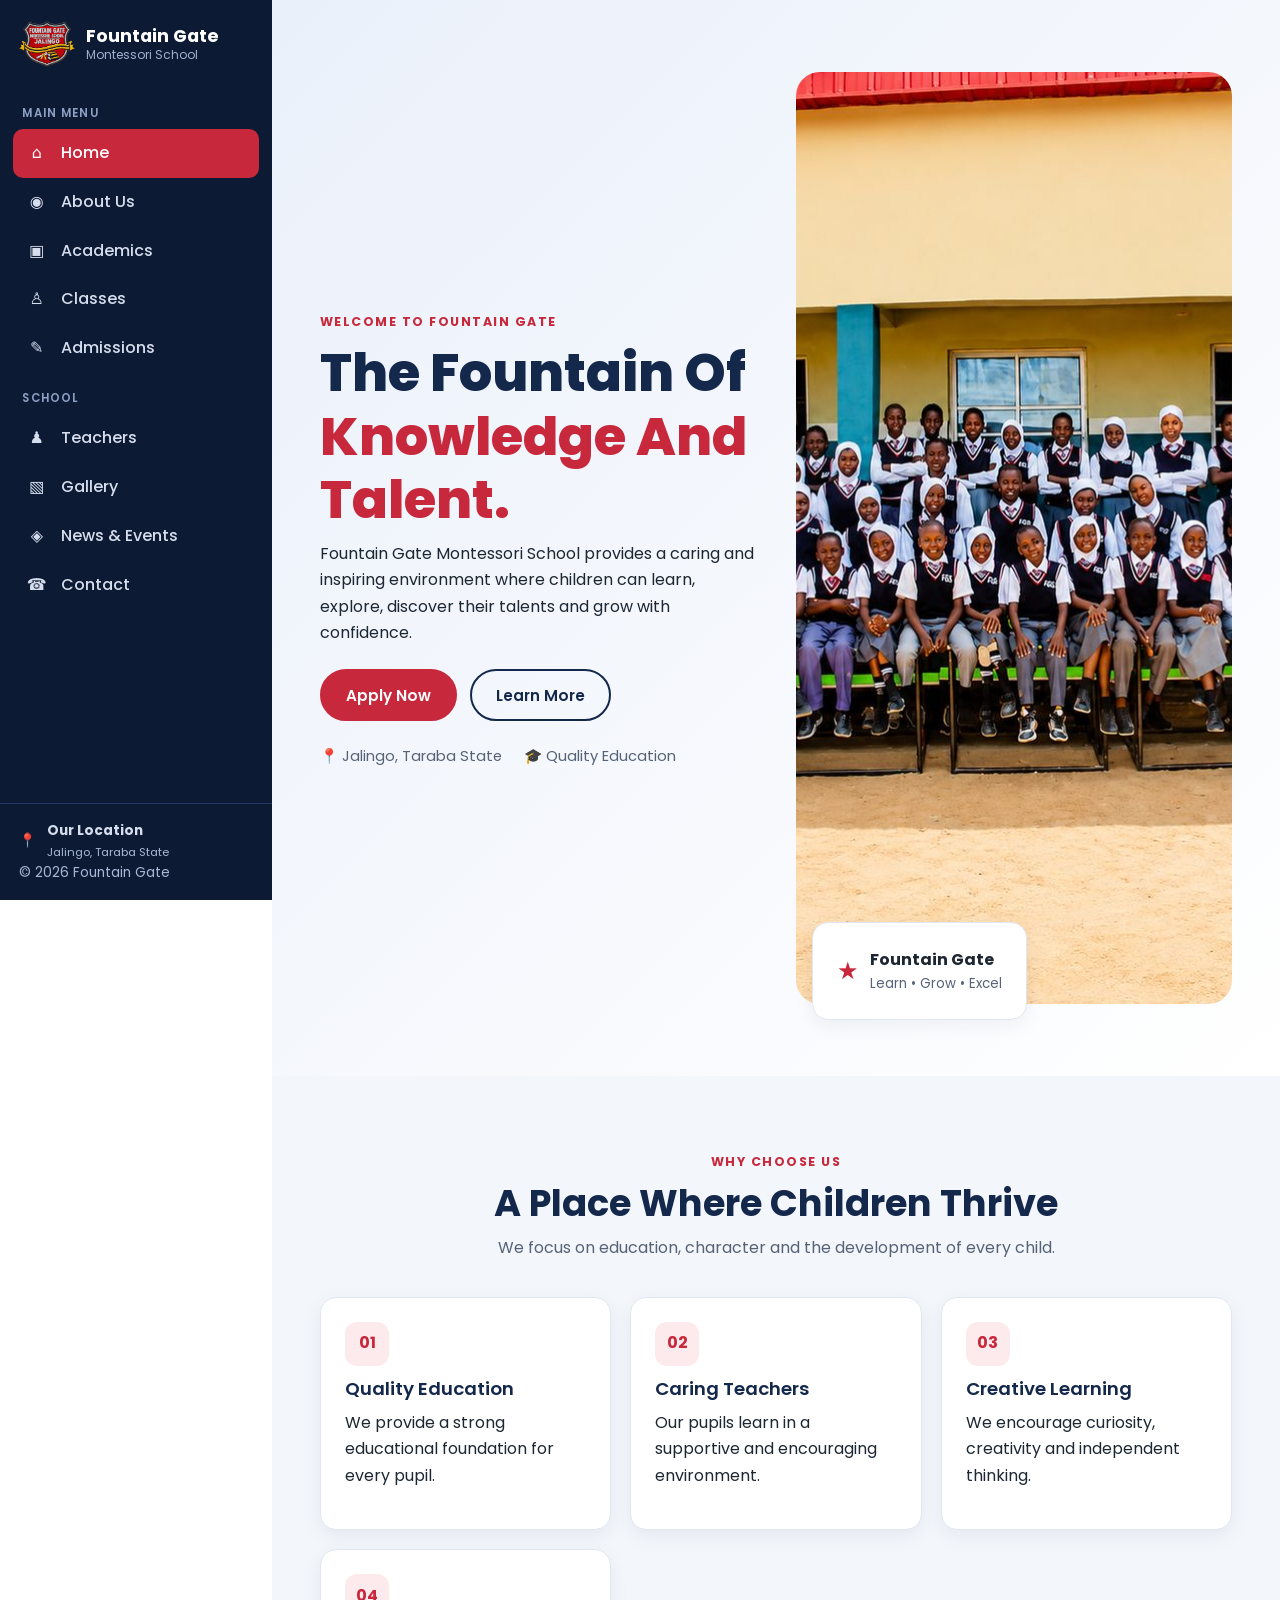
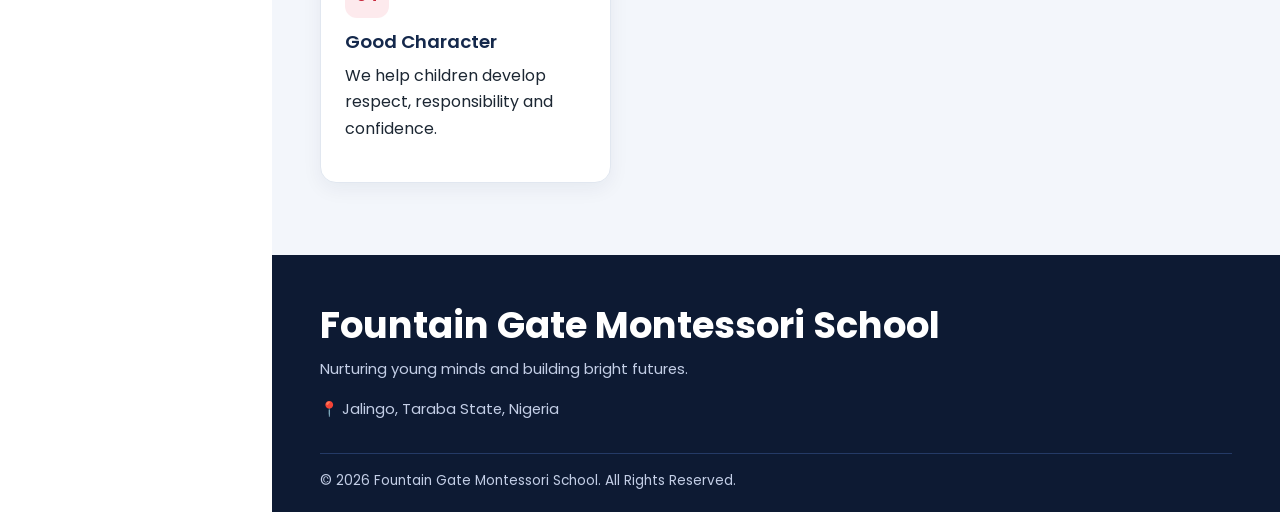
<file: index.html>
<!DOCTYPE html>
<html lang="en">

<head>
    <meta charset="UTF-8">
    <meta name="viewport" content="width=device-width, initial-scale=1.0">

    <title>Fountain Gate Montessori School | Home</title>

    <meta name="description" content="Fountain Gate Montessori School: Fountain Gate Montessori School, Jalingo, Taraba State, Nigeria.">
<link rel="stylesheet" href="css/style.css">
<link rel="stylesheet" href="https://cdnjs.cloudflare.com/ajax/libs/font-awesome/6.5.2/css/all.min.css">
<link href="https://fonts.googleapis.com/css2?family=Poppins:wght@400;500;600;700;800&display=swap" rel="stylesheet">
<link rel="icon" href="images/favicon.ico" sizes="any">
<link rel="icon" type="image/png" sizes="32x32" href="images/favicon-32.png">
<link rel="apple-touch-icon" href="images/apple-touch-icon.png">
<meta name="theme-color" content="#0d1a33">
</head>

<body>
<a class="skip" href="#main">Skip to main content</a>

<header class="mobile-header">

    <div class="mobile-logo">
        <div class="logo-box"><img src="images/logo.png" alt="" width="54" height="45"></div>

        <div>
            <strong>Fountain Gate</strong>
            <span>Montessori School</span>
        </div>
    </div>

    <button type="button" class="menu-btn" id="menuBtn" aria-label="Open menu" aria-expanded="false" aria-controls="sidebar">
        ☰
    </button>

</header>


<aside class="sidebar" id="sidebar">

    <div class="sidebar-logo">

        <div class="sidebar-logo-icon"><img src="images/logo.png" alt="" width="54" height="45"></div>

        <div>
            <h2>Fountain Gate</h2>
            <span>Montessori School</span>
        </div>

    </div>


    <nav class="sidebar-nav">

        <p class="nav-title">MAIN MENU</p>

        <a href="index.html" class="nav-item active">
            <span class="nav-icon">⌂</span>
            <span>Home</span>
        </a>

        <a href="about.html" class="nav-item">
            <span class="nav-icon">◉</span>
            <span>About Us</span>
        </a>

        <a href="academics.html" class="nav-item">
            <span class="nav-icon">▣</span>
            <span>Academics</span>
        </a>

        <a href="classes.html" class="nav-item">
            <span class="nav-icon">♙</span>
            <span>Classes</span>
        </a>

        <a href="admissions.html" class="nav-item">
            <span class="nav-icon">✎</span>
            <span>Admissions</span>
        </a>


        <p class="nav-title second-title">SCHOOL</p>

        <a href="teachers.html" class="nav-item">
            <span class="nav-icon">♟</span>
            <span>Teachers</span>
        </a>

        <a href="gallery.html" class="nav-item">
            <span class="nav-icon">▧</span>
            <span>Gallery</span>
        </a>
<a href="news-events.html" class="nav-item"><span class="nav-icon">◈</span><span>News &amp; Events</span></a>


        <a href="contact.html" class="nav-item">
            <span class="nav-icon">☎</span>
            <span>Contact</span>
        </a>

    </nav>


    <div class="sidebar-bottom">

        <div class="location-box">

            <span class="location-icon">📍</span>

            <div>
                <strong>Our Location</strong>
                <small>Jalingo, Taraba State</small>
            </div>

        </div>

        <div class="sidebar-year">
            © 2026 Fountain Gate
        </div>

    </div>

</aside>


<div class="overlay" id="overlay"></div>


<main class="main-content" id="main">

    <section class="hero">

        <div class="hero-content">

            <div class="hero-text">

                <span class="small-heading">
                    WELCOME TO FOUNTAIN GATE
                </span>

                <h1>
                    The Fountain Of
                    <span>Knowledge And Talent.</span>
                </h1>

                <p>
                    Fountain Gate Montessori School provides
                    a caring and inspiring environment where
                    children can learn, explore, discover their
                    talents and grow with confidence.
                </p>

                <div class="hero-buttons">

                    <a href="admissions.html"
                       class="btn red-btn">
                        Apply Now
                    </a>

                    <a href="about.html"
                       class="btn outline-btn">
                        Learn More
                    </a>

                </div>

                <div class="hero-details">

                    <div>
                        <strong>📍</strong>
                        <span>Jalingo, Taraba State</span>
                    </div>

                    <div>
                        <strong>🎓</strong>
                        <span>Quality Education</span>
                    </div>

                </div>

            </div>


            <div class="hero-image">

                <img src="images/school.jpg" width="1400" height="932" alt="Pupils of Fountain Gate on the school grounds in front of the school building">

                <div class="hero-floating-card">

                    <div class="star">★</div>

                    <div>
                        <strong>Fountain Gate</strong>
                        <small>Learn • Grow • Excel</small>
                    </div>

                </div>

            </div>

        </div>

    </section>


    <section class="section">

        <div class="section-heading">

            <span>WHY CHOOSE US</span>

            <h2>
                A Place Where Children Thrive
            </h2>

            <p>
                We focus on education, character and
                the development of every child.
            </p>

        </div>


        <div class="card-grid">

            <div class="info-card">

                <div class="card-icon">01</div>

                <h3>Quality Education</h3>

                <p>
                    We provide a strong educational
                    foundation for every pupil.
                </p>

            </div>


            <div class="info-card">

                <div class="card-icon">02</div>

                <h3>Caring Teachers</h3>

                <p>
                    Our pupils learn in a supportive
                    and encouraging environment.
                </p>

            </div>


            <div class="info-card">

                <div class="card-icon">03</div>

                <h3>Creative Learning</h3>

                <p>
                    We encourage curiosity, creativity
                    and independent thinking.
                </p>

            </div>


            <div class="info-card">

                <div class="card-icon">04</div>

                <h3>Good Character</h3>

                <p>
                    We help children develop respect,
                    responsibility and confidence.
                </p>

            </div>

        </div>

    </section>


    <footer>

        <div class="footer-inner">

            <div>
                <h2>Fountain Gate Montessori School</h2>

                <p>
                    Nurturing young minds and building
                    bright futures.
                </p>
            </div>

            <div>
                <p>📍 Jalingo, Taraba State, Nigeria</p>
            </div>

        </div>

        <div class="copyright">
            © 2026 Fountain Gate Montessori School.
            All Rights Reserved.
        </div>

    </footer>

</main>


<script src="js/script.js"></script>
</body>

</html>
</file>
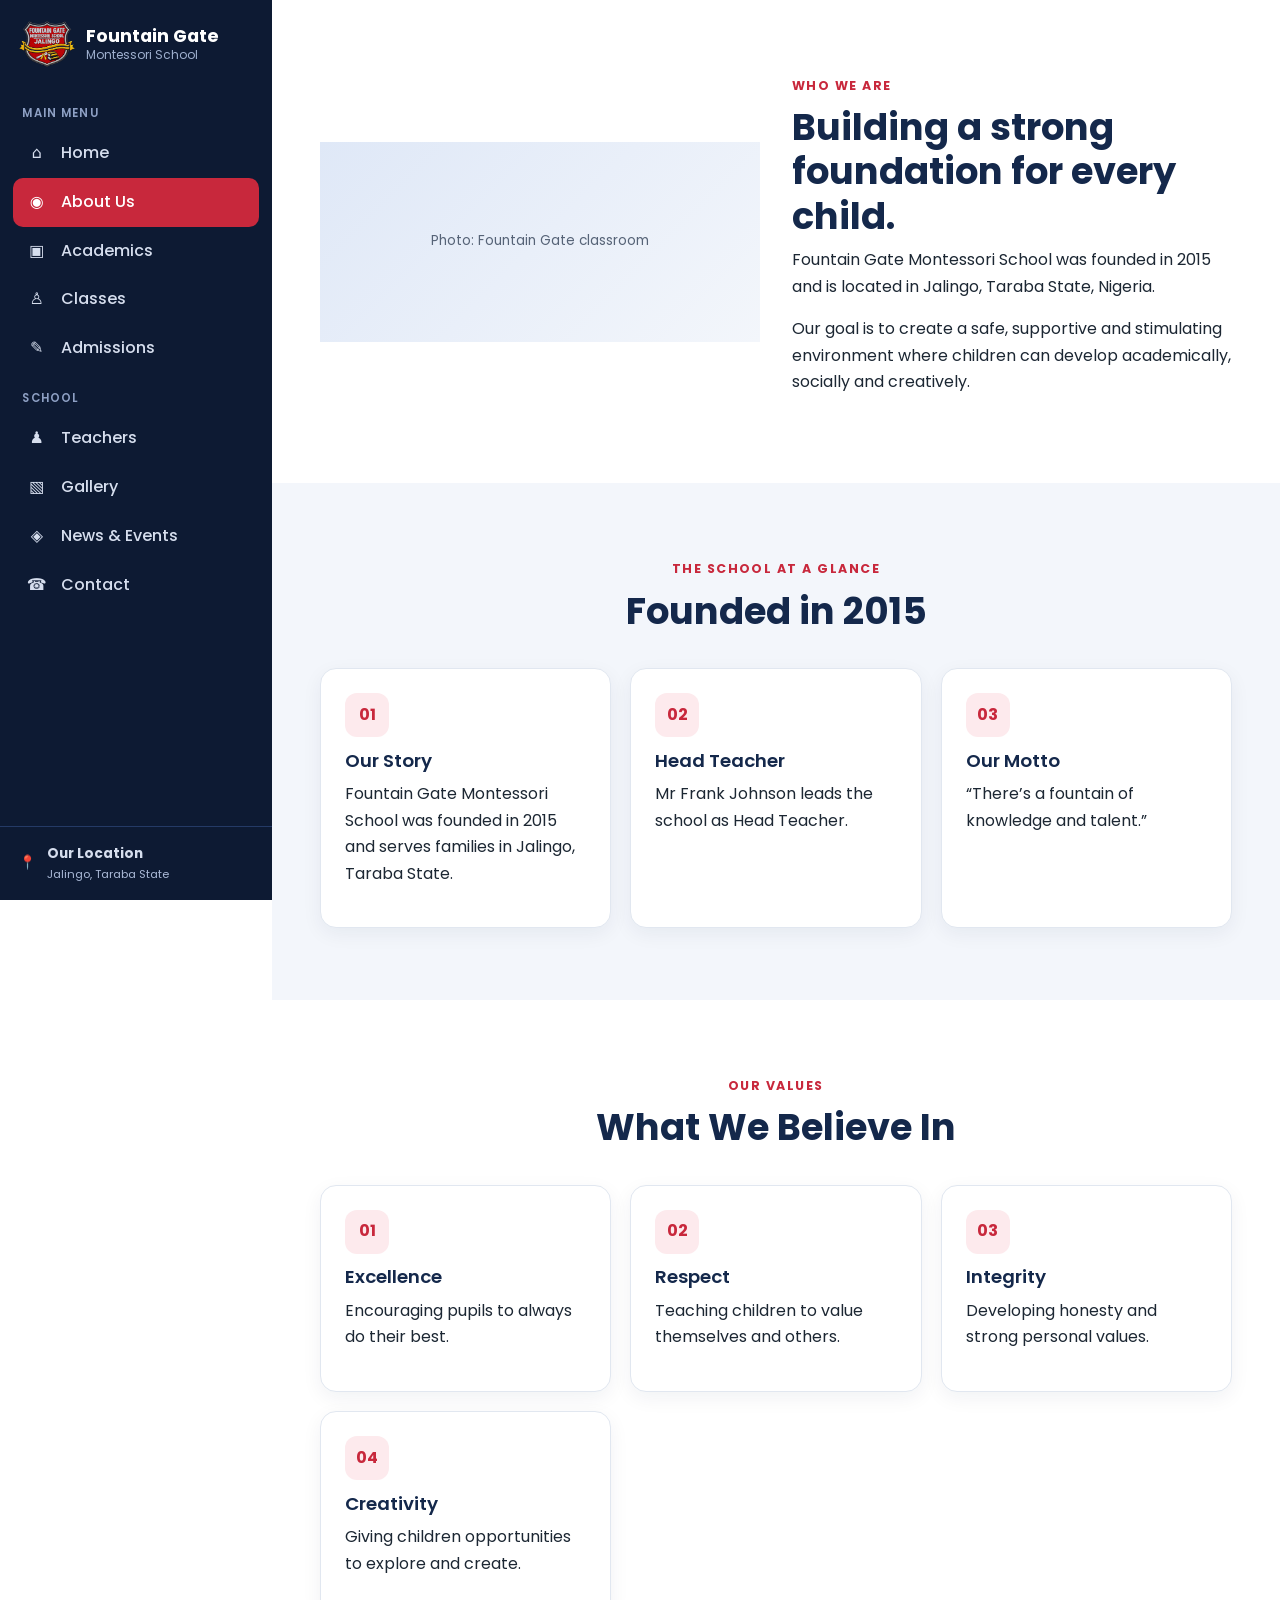
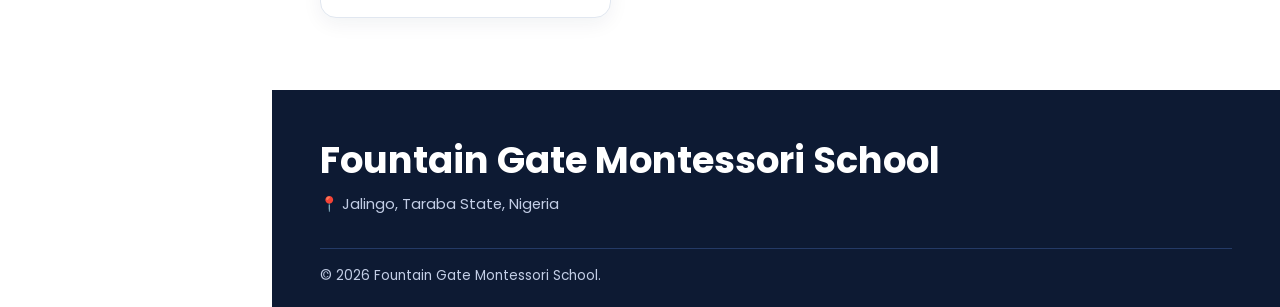
<file: about.html>
<!DOCTYPE html>
<html lang="en">

<head>

    <meta charset="UTF-8">

    <meta name="viewport"
          content="width=device-width, initial-scale=1.0">

    <title>About Us | Fountain Gate Montessori School</title>

    <meta name="description" content="About Us: Fountain Gate Montessori School, Jalingo, Taraba State, Nigeria.">
<link rel="stylesheet" href="css/style.css">
<link rel="stylesheet" href="https://cdnjs.cloudflare.com/ajax/libs/font-awesome/6.5.2/css/all.min.css">
<link href="https://fonts.googleapis.com/css2?family=Poppins:wght@400;500;600;700;800&display=swap" rel="stylesheet">
<link rel="icon" href="images/favicon.ico" sizes="any">
<link rel="icon" type="image/png" sizes="32x32" href="images/favicon-32.png">
<link rel="apple-touch-icon" href="images/apple-touch-icon.png">
<meta name="theme-color" content="#0d1a33">
</head>

<body>
<a class="skip" href="#main">Skip to main content</a>

<header class="mobile-header">

    <div class="mobile-logo">

        <div class="logo-box"><img src="images/logo.png" alt="" width="54" height="45"></div>

        <div>
            <strong>Fountain Gate</strong>
            <span>Montessori School</span>
        </div>

    </div>

    <button type="button" class="menu-btn" id="menuBtn" aria-label="Open menu" aria-expanded="false" aria-controls="sidebar">
        ☰
    </button>

</header>


<aside class="sidebar" id="sidebar">

    <div class="sidebar-logo">

        <div class="sidebar-logo-icon"><img src="images/logo.png" alt="" width="54" height="45"></div>

        <div>
            <h2>Fountain Gate</h2>
            <span>Montessori School</span>
        </div>

    </div>


    <nav class="sidebar-nav">

        <p class="nav-title">MAIN MENU</p>

        <a href="index.html" class="nav-item">
            <span class="nav-icon">⌂</span>
            Home
        </a>

        <a href="about.html" class="nav-item active">
            <span class="nav-icon">◉</span>
            About Us
        </a>

        <a href="academics.html" class="nav-item">
            <span class="nav-icon">▣</span>
            Academics
        </a>

        <a href="classes.html" class="nav-item">
            <span class="nav-icon">♙</span>
            Classes
        </a>

        <a href="admissions.html" class="nav-item">
            <span class="nav-icon">✎</span>
            Admissions
        </a>

        <p class="nav-title second-title">SCHOOL</p>

        <a href="teachers.html" class="nav-item">
            <span class="nav-icon">♟</span>
            Teachers
        </a>

        <a href="gallery.html" class="nav-item">
            <span class="nav-icon">▧</span>
            Gallery
        </a>
<a href="news-events.html" class="nav-item"><span class="nav-icon">◈</span><span>News &amp; Events</span></a>


        <a href="contact.html" class="nav-item">
            <span class="nav-icon">☎</span>
            Contact
        </a>

    </nav>


    <div class="sidebar-bottom">

        <div class="location-box">

            <span class="location-icon">📍</span>

            <div>
                <strong>Our Location</strong>
                <small>Jalingo, Taraba State</small>
            </div>

        </div>

    </div>

</aside>


<div class="overlay" id="overlay"></div>


<main class="main-content" id="main">

    <section class="section white-section">

        <div class="about-grid">

            <div class="about-image">

                <img loading="lazy" src="https://plus.unsplash.com/premium_photo-1680807869780-e0876a6f3cd5?w=500&auto=format&fit=crop&q=60&ixlib=rb-4.1.0&ixid=M3wxMjA3fDB8MHxzZWFyY2h8MXx8Y2xhc3Nyb29tfGVufDB8fDB8fHww"
                     alt="Fountain Gate classroom">

            </div>


            <div class="about-text">

                <span class="red-label">
                    WHO WE ARE
                </span>

                <h2>
                    Building a strong foundation
                    for every child.
                </h2>

                <p>
                    Fountain Gate Montessori School was founded in 2015 and is located in Jalingo, Taraba State, Nigeria.
                </p>

                <p>
                    Our goal is to create a safe,
                    supportive and stimulating environment
                    where children can develop academically,
                    socially and creatively.
                </p>

            </div>

        </div>

    </section>


    <section class="section" id="facts">

        <div class="section-heading">
            <span>THE SCHOOL AT A GLANCE</span>
            <h2>Founded in 2015</h2>
        </div>

        <div class="card-grid">

            <div class="info-card">
                <div class="card-icon">01</div>
                <h3>Our Story</h3>
                <p>Fountain Gate Montessori School was founded in 2015 and serves families in Jalingo, Taraba State.</p>
            </div>

            <div class="info-card">
                <div class="card-icon">02</div>
                <h3>Head Teacher</h3>
                <p>Mr Frank Johnson leads the school as Head Teacher.</p>
            </div>

            <div class="info-card">
                <div class="card-icon">03</div>
                <h3>Our Motto</h3>
                <p>&ldquo;There&rsquo;s a fountain of knowledge and talent.&rdquo;</p>
            </div>

        </div>

    </section>


    <section class="white-section section">

        <div class="section-heading">

            <span>OUR VALUES</span>

            <h2>
                What We Believe In
            </h2>

        </div>


        <div class="card-grid">

            <div class="info-card">
                <div class="card-icon">01</div>
                <h3>Excellence</h3>
                <p>
                    Encouraging pupils to always do
                    their best.
                </p>
            </div>

            <div class="info-card">
                <div class="card-icon">02</div>
                <h3>Respect</h3>
                <p>
                    Teaching children to value
                    themselves and others.
                </p>
            </div>

            <div class="info-card">
                <div class="card-icon">03</div>
                <h3>Integrity</h3>
                <p>
                    Developing honesty and strong
                    personal values.
                </p>
            </div>

            <div class="info-card">
                <div class="card-icon">04</div>
                <h3>Creativity</h3>
                <p>
                    Giving children opportunities
                    to explore and create.
                </p>
            </div>

        </div>

    </section>


    <footer>

        <div class="footer-inner">

            <h2>
                Fountain Gate Montessori School
            </h2>

            <p>
                📍 Jalingo, Taraba State, Nigeria
            </p>

        </div>

        <div class="copyright">
            © 2026 Fountain Gate Montessori School.
        </div>

    </footer>

</main>


<script src="js/script.js"></script>
</body>

</html>
</file>
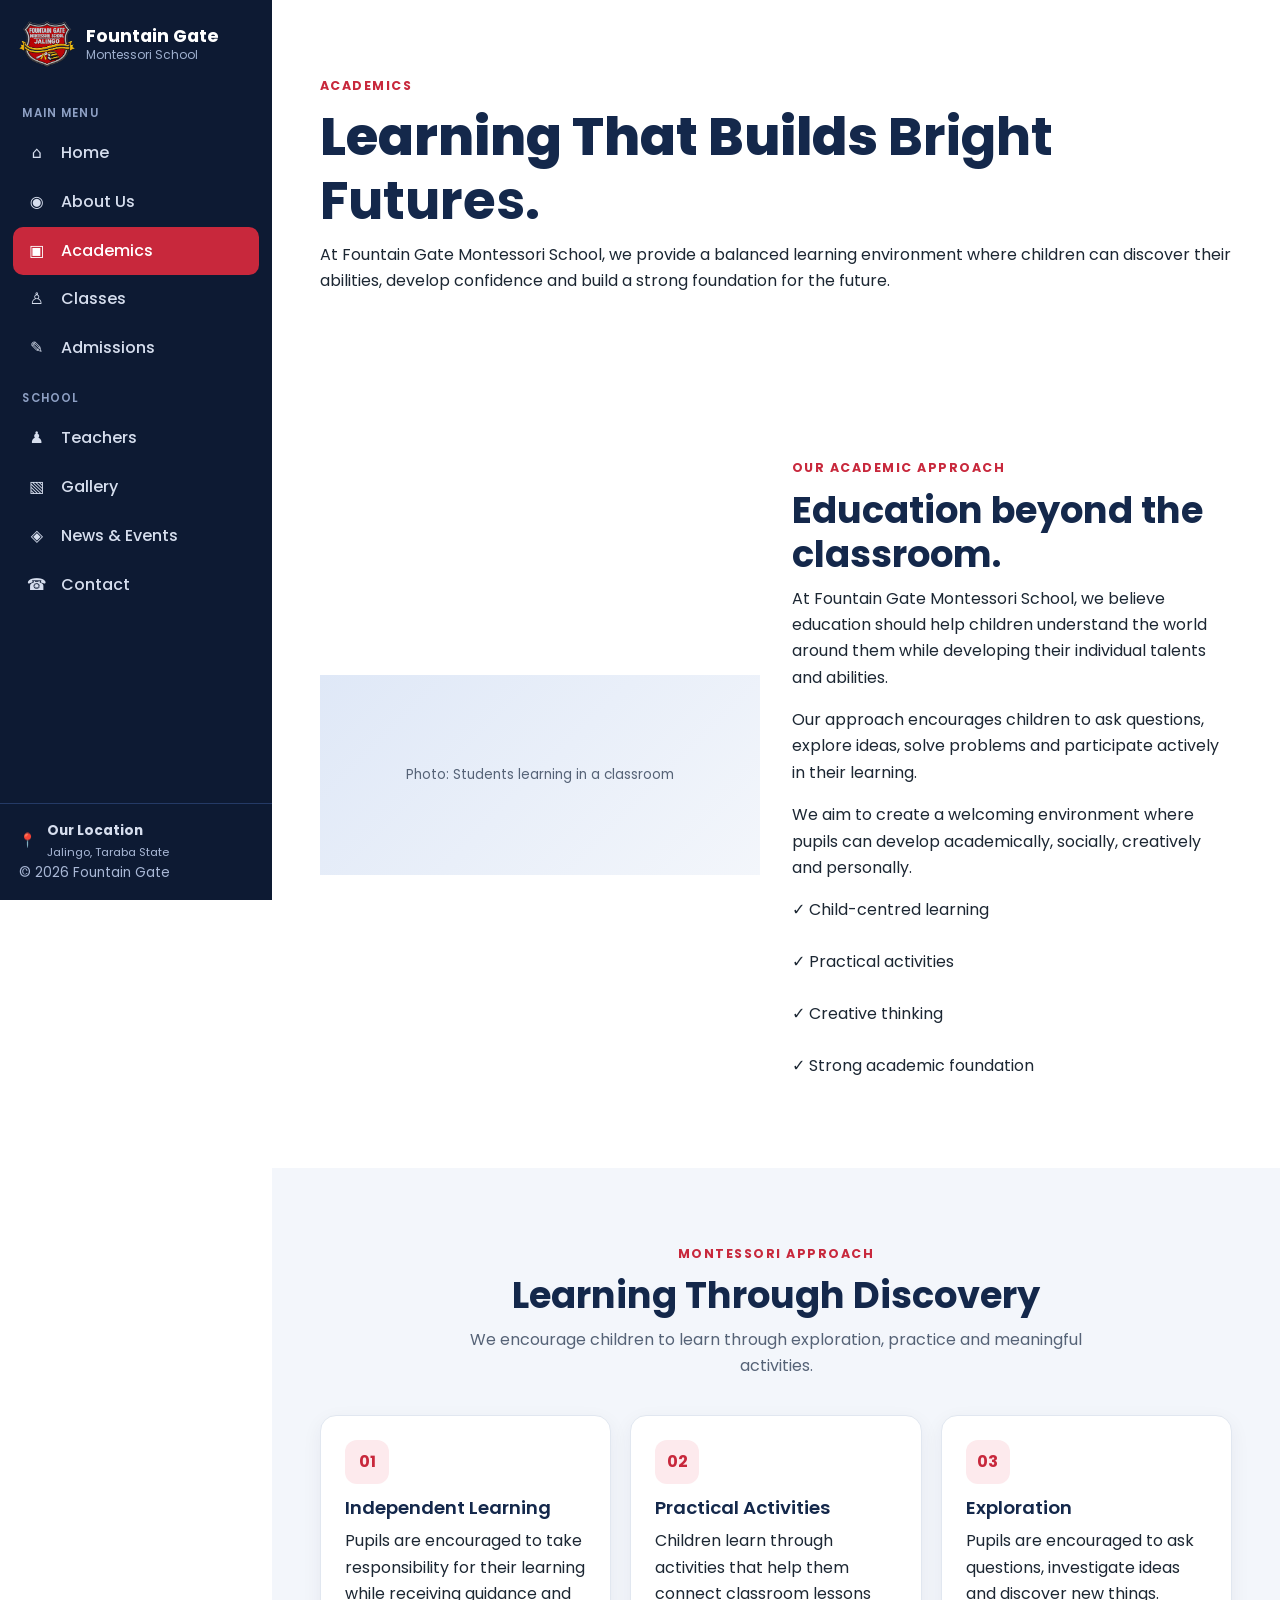
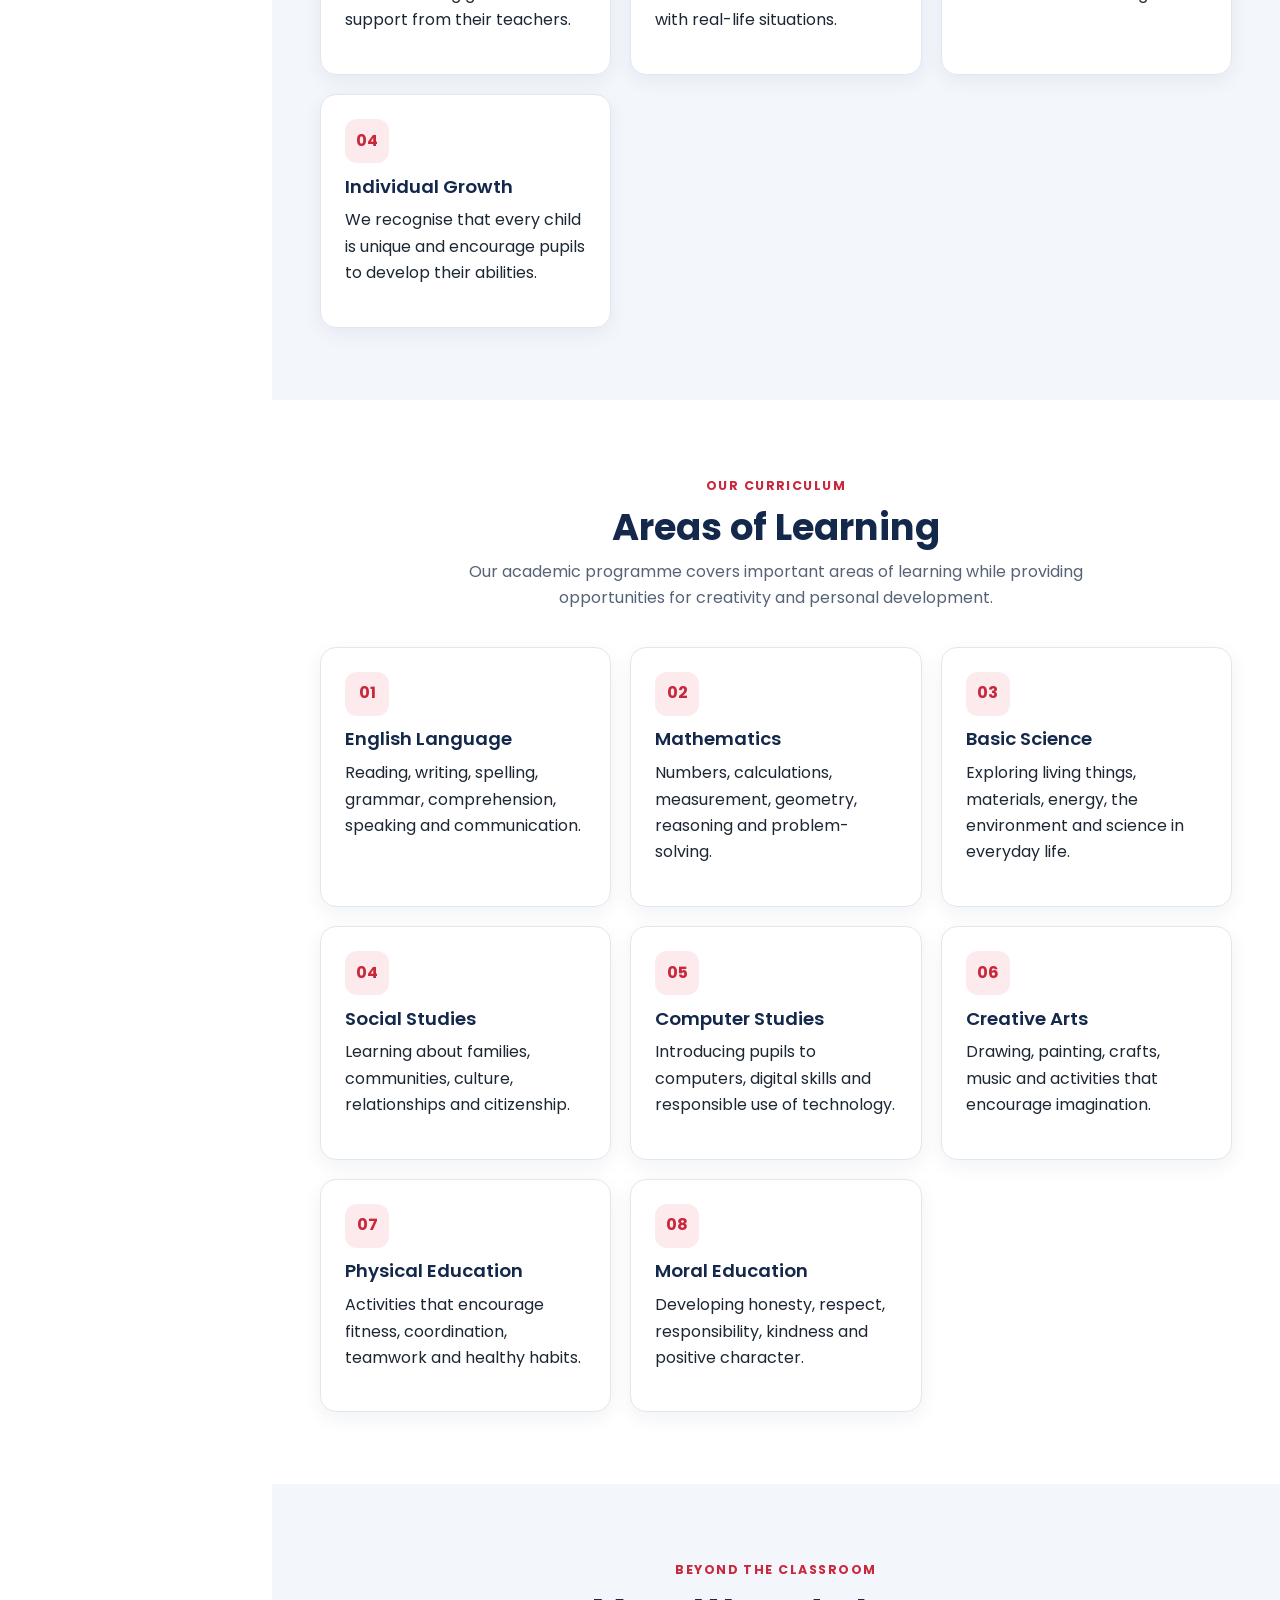
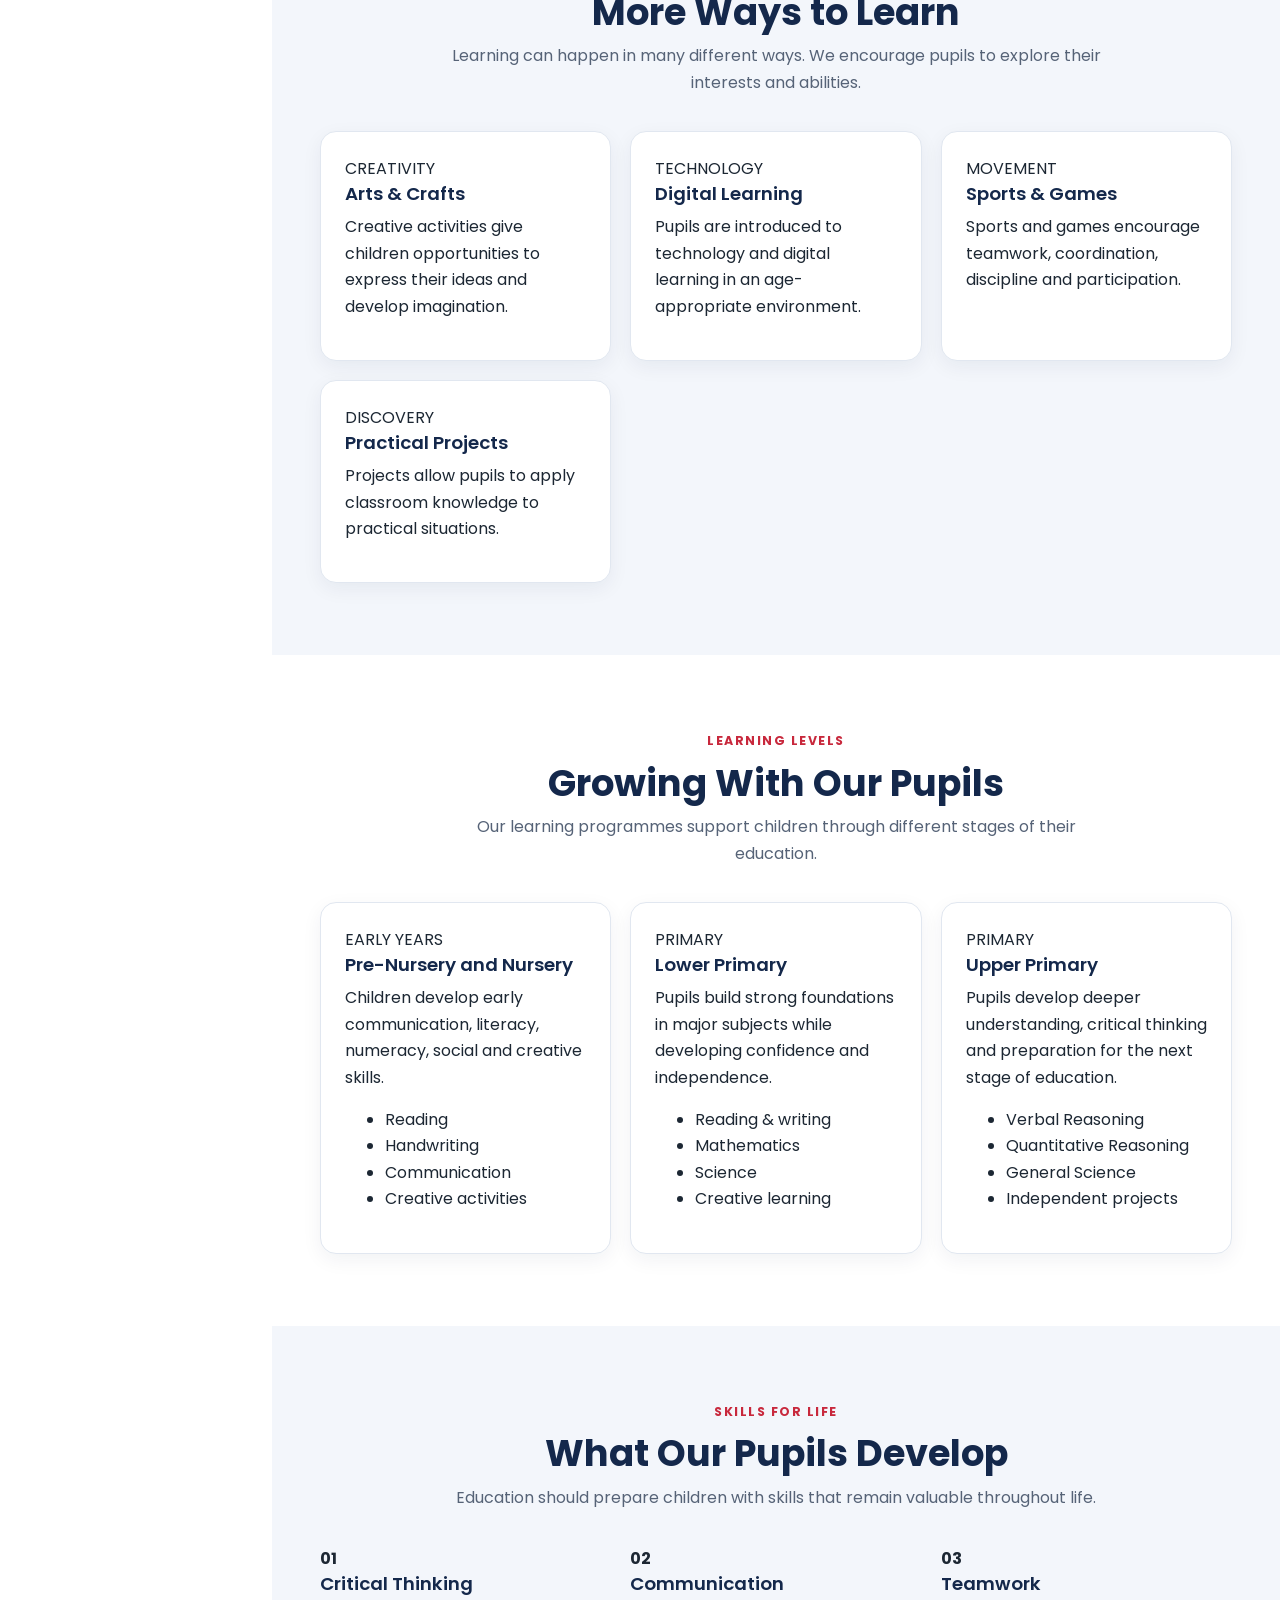
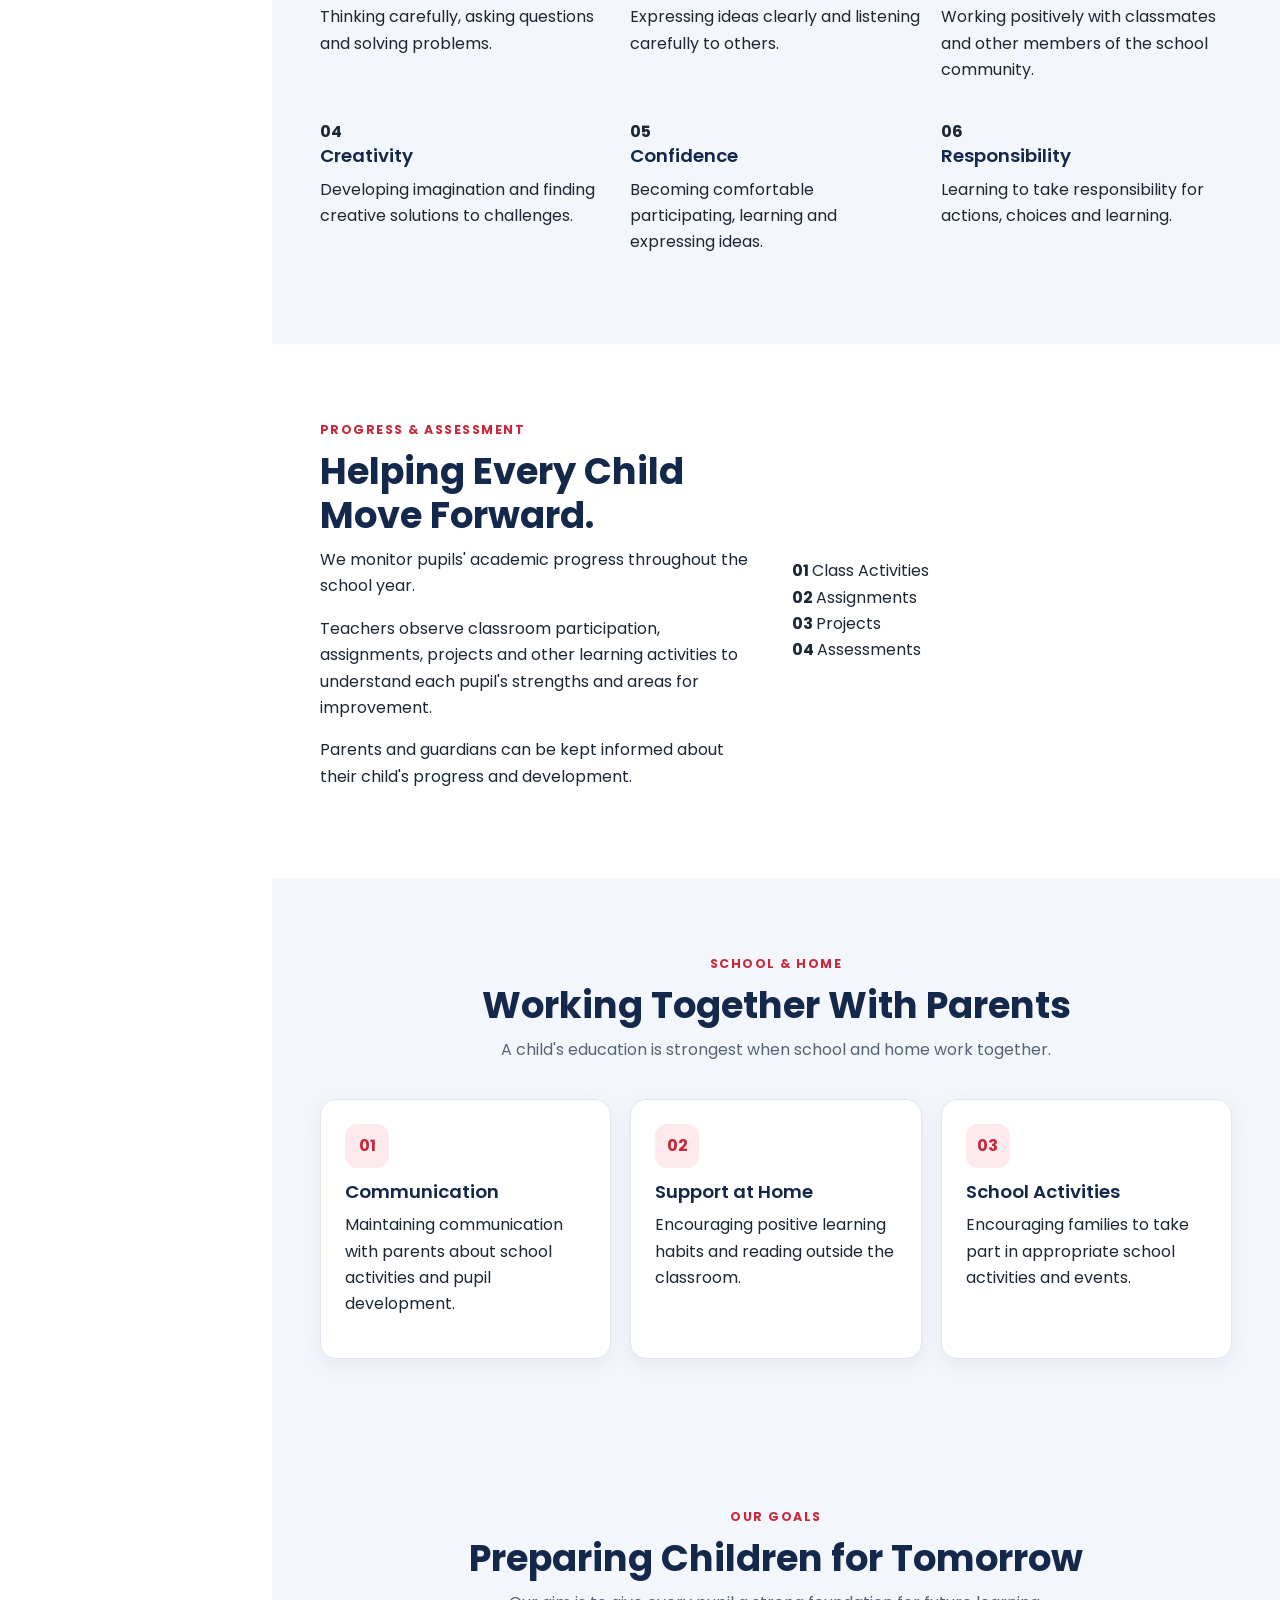
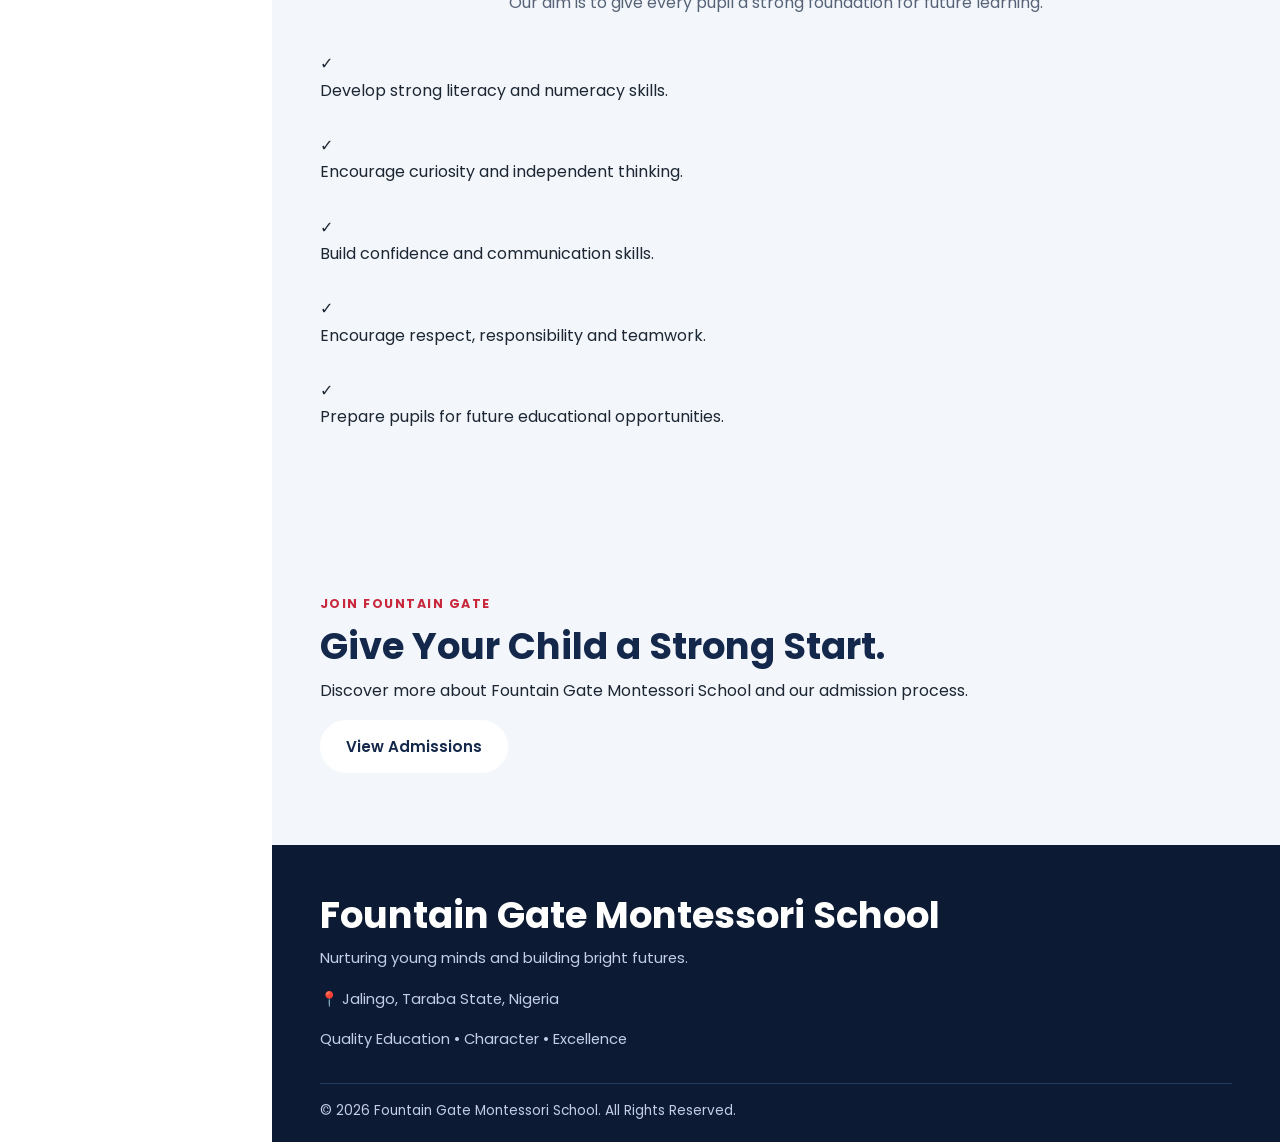
<file: academics.html>
<!DOCTYPE html>
<html lang="en">

<head>

    <meta charset="UTF-8">

    <meta name="viewport" content="width=device-width, initial-scale=1.0">

    <meta
        name="description"
        content="Academics at Fountain Gate Montessori School, Jalingo, Taraba State, Nigeria."
    >

    <title>Academics | Fountain Gate Montessori School</title>

    <!-- Google Font -->
    <!-- Main CSS -->
    <!-- Academics CSS -->
    <meta name="description" content="Academics: Fountain Gate Montessori School, Jalingo, Taraba State, Nigeria.">
<link rel="stylesheet" href="css/style.css">
<link rel="stylesheet" href="https://cdnjs.cloudflare.com/ajax/libs/font-awesome/6.5.2/css/all.min.css">
<link href="https://fonts.googleapis.com/css2?family=Poppins:wght@400;500;600;700;800&display=swap" rel="stylesheet">
<link rel="icon" href="images/favicon.ico" sizes="any">
<link rel="icon" type="image/png" sizes="32x32" href="images/favicon-32.png">
<link rel="apple-touch-icon" href="images/apple-touch-icon.png">
<meta name="theme-color" content="#0d1a33">
</head>


<body>
<a class="skip" href="#main">Skip to main content</a>


    <!-- ==========================================
         MOBILE HEADER
    =========================================== -->

    <header class="mobile-header">

        <div class="mobile-logo">

            <div class="logo-box"><img src="images/logo.png" alt="" width="54" height="45"></div>

            <div class="mobile-logo-text">
                <strong>Fountain Gate</strong>
                <span>Montessori School</span>
            </div>

        </div>


        <button type="button" class="menu-btn" id="menuBtn" aria-label="Open menu" aria-expanded="false" aria-controls="sidebar">
            ☰
        </button>

    </header>



    <!-- ==========================================
         SIDEBAR
    =========================================== -->

    <aside class="sidebar" id="sidebar">


        <!-- SCHOOL LOGO -->

        <div class="sidebar-logo">

            <div class="sidebar-logo-icon"><img src="images/logo.png" alt="" width="54" height="45"></div>

            <div class="sidebar-logo-text">

                <h2>
                    Fountain Gate
                </h2>

                <span>
                    Montessori School
                </span>

            </div>

        </div>



        <!-- NAVIGATION -->

        <nav class="sidebar-nav">


            <p class="nav-title">
                MAIN MENU
            </p>


            <a
                href="index.html"
                class="nav-item"
            >

                <span class="nav-icon">
                    ⌂
                </span>

                <span>
                    Home
                </span>

            </a>


            <a
                href="about.html"
                class="nav-item"
            >

                <span class="nav-icon">
                    ◉
                </span>

                <span>
                    About Us
                </span>

            </a>


            <!-- ACTIVE PAGE -->

            <a
                href="academics.html"
                class="nav-item active"
            >

                <span class="nav-icon">
                    ▣
                </span>

                <span>
                    Academics
                </span>

            </a>


            <a
                href="classes.html"
                class="nav-item"
            >

                <span class="nav-icon">
                    ♙
                </span>

                <span>
                    Classes
                </span>

            </a>


            <a
                href="admissions.html"
                class="nav-item"
            >

                <span class="nav-icon">
                    ✎
                </span>

                <span>
                    Admissions
                </span>

            </a>



            <p class="nav-title second-title">
                SCHOOL
            </p>


            <a
                href="teachers.html"
                class="nav-item"
            >

                <span class="nav-icon">
                    ♟
                </span>

                <span>
                    Teachers
                </span>

            </a>


            <a
                href="gallery.html"
                class="nav-item"
            >

                <span class="nav-icon">
                    ▧
                </span>

                <span>
                    Gallery
                </span>

            </a>
<a href="news-events.html" class="nav-item"><span class="nav-icon">◈</span><span>News &amp; Events</span></a>



            <a
                href="contact.html"
                class="nav-item"
            >

                <span class="nav-icon">
                    ☎
                </span>

                <span>
                    Contact
                </span>

            </a>


        </nav>



        <!-- SIDEBAR BOTTOM -->

        <div class="sidebar-bottom">


            <div class="location-box">

                <span class="location-icon">
                    📍
                </span>

                <div>

                    <strong>
                        Our Location
                    </strong>

                    <small>
                        Jalingo, Taraba State
                    </small>

                </div>

            </div>


            <div class="sidebar-year">
                © 2026 Fountain Gate
            </div>


        </div>


    </aside>



    <!-- ==========================================
         MOBILE OVERLAY
    =========================================== -->

    <div
        class="overlay"
        id="overlay"
    ></div>



    <!-- ==========================================
         MAIN CONTENT
    =========================================== -->

    <main class="main-content" id="main">



        <!-- ======================================
             PAGE HERO
        ======================================= -->

        <section class="page-header">


            <div class="page-header-content">

                <span>
                    ACADEMICS
                </span>


                <h1>
                    Learning That Builds
                    <strong>Bright Futures.</strong>
                </h1>


                <p>
                    At Fountain Gate Montessori School,
                    we provide a balanced learning
                    environment where children can
                    discover their abilities, develop
                    confidence and build a strong
                    foundation for the future.
                </p>

            </div>


        </section>



        <!-- ======================================
             INTRODUCTION
        ======================================= -->

        <section class="section white-section">


            <div class="about-grid">


                <div class="about-image">

                    <img loading="lazy"
                        src="https://images.unsplash.com/photo-1581726707445-75cbe4efc586?w=500&auto=format&fit=crop&q=60&ixlib=rb-4.1.0&ixid=M3wxMjA3fDB8MHxzZWFyY2h8NHx8c3R1ZGVudHMlMjBpbiUyMGElMjBjbGFzc3Jvb218ZW58MHx8MHx8fDA%3D"
                        alt="Students learning in a classroom"
                    >

                </div>



                <div class="about-text">


                    <span class="red-label">
                        OUR ACADEMIC APPROACH
                    </span>


                    <h2>
                        Education beyond
                        the classroom.
                    </h2>


                    <p>
                        At Fountain Gate Montessori School,
                        we believe education should help
                        children understand the world around
                        them while developing their individual
                        talents and abilities.
                    </p>


                    <p>
                        Our approach encourages children to
                        ask questions, explore ideas, solve
                        problems and participate actively
                        in their learning.
                    </p>


                    <p>
                        We aim to create a welcoming
                        environment where pupils can develop
                        academically, socially, creatively
                        and personally.
                    </p>


                    <div class="check-list">

                        <p>
                            ✓ Child-centred learning
                        </p>

                        <p>
                            ✓ Practical activities
                        </p>

                        <p>
                            ✓ Creative thinking
                        </p>

                        <p>
                            ✓ Strong academic foundation
                        </p>

                    </div>


                </div>


            </div>


        </section>



        <!-- ======================================
             MONTESSORI APPROACH
        ======================================= -->

        <section class="section">


            <div class="section-heading">


                <span>
                    MONTESSORI APPROACH
                </span>


                <h2>
                    Learning Through Discovery
                </h2>


                <p>
                    We encourage children to learn through
                    exploration, practice and meaningful
                    activities.
                </p>


            </div>



            <div class="card-grid">


                <div class="info-card">

                    <div class="card-icon">
                        01
                    </div>

                    <h3>
                        Independent Learning
                    </h3>

                    <p>
                        Pupils are encouraged to take
                        responsibility for their learning
                        while receiving guidance and
                        support from their teachers.
                    </p>

                </div>



                <div class="info-card">

                    <div class="card-icon">
                        02
                    </div>

                    <h3>
                        Practical Activities
                    </h3>

                    <p>
                        Children learn through activities
                        that help them connect classroom
                        lessons with real-life situations.
                    </p>

                </div>



                <div class="info-card">

                    <div class="card-icon">
                        03
                    </div>

                    <h3>
                        Exploration
                    </h3>

                    <p>
                        Pupils are encouraged to ask
                        questions, investigate ideas and
                        discover new things.
                    </p>

                </div>



                <div class="info-card">

                    <div class="card-icon">
                        04
                    </div>

                    <h3>
                        Individual Growth
                    </h3>

                    <p>
                        We recognise that every child
                        is unique and encourage pupils
                        to develop their abilities.
                    </p>

                </div>


            </div>


        </section>



        <!-- ======================================
             CURRICULUM
        ======================================= -->

        <section class="section white-section">


            <div class="section-heading">


                <span>
                    OUR CURRICULUM
                </span>


                <h2>
                    Areas of Learning
                </h2>


                <p>
                    Our academic programme covers
                    important areas of learning while
                    providing opportunities for creativity
                    and personal development.
                </p>


            </div>



            <div class="card-grid">


                <!-- ENGLISH -->

                <div class="info-card">

                    <div class="card-icon">
                        01
                    </div>

                    <h3>
                        English Language
                    </h3>

                    <p>
                        Reading, writing, spelling,
                        grammar, comprehension,
                        speaking and communication.
                    </p>

                </div>



                <!-- MATHEMATICS -->

                <div class="info-card">

                    <div class="card-icon">
                        02
                    </div>

                    <h3>
                        Mathematics
                    </h3>

                    <p>
                        Numbers, calculations,
                        measurement, geometry,
                        reasoning and problem-solving.
                    </p>

                </div>



                <!-- BASIC SCIENCE -->

                <div class="info-card">

                    <div class="card-icon">
                        03
                    </div>

                    <h3>
                        Basic Science
                    </h3>

                    <p>
                        Exploring living things,
                        materials, energy, the
                        environment and science
                        in everyday life.
                    </p>

                </div>



                <!-- SOCIAL STUDIES -->

                <div class="info-card">

                    <div class="card-icon">
                        04
                    </div>

                    <h3>
                        Social Studies
                    </h3>

                    <p>
                        Learning about families,
                        communities, culture,
                        relationships and citizenship.
                    </p>

                </div>



                <!-- COMPUTER -->

                <div class="info-card">

                    <div class="card-icon">
                        05
                    </div>

                    <h3>
                        Computer Studies
                    </h3>

                    <p>
                        Introducing pupils to computers,
                        digital skills and responsible
                        use of technology.
                    </p>

                </div>



                <!-- CREATIVE ARTS -->

                <div class="info-card">

                    <div class="card-icon">
                        06
                    </div>

                    <h3>
                        Creative Arts
                    </h3>

                    <p>
                        Drawing, painting, crafts,
                        music and activities that
                        encourage imagination.
                    </p>

                </div>



                <!-- PHYSICAL EDUCATION -->

                <div class="info-card">

                    <div class="card-icon">
                        07
                    </div>

                    <h3>
                        Physical Education
                    </h3>

                    <p>
                        Activities that encourage
                        fitness, coordination,
                        teamwork and healthy habits.
                    </p>

                </div>



                <!-- MORAL EDUCATION -->

                <div class="info-card">

                    <div class="card-icon">
                        08
                    </div>

                    <h3>
                        Moral Education
                    </h3>

                    <p>
                        Developing honesty, respect,
                        responsibility, kindness and
                        positive character.
                    </p>

                </div>


            </div>


        </section>



        <!-- ======================================
             LEARNING EXPERIENCES
        ======================================= -->

        <section class="section">


            <div class="section-heading">

                <span>
                    BEYOND THE CLASSROOM
                </span>

                <h2>
                    More Ways to Learn
                </h2>

                <p>
                    Learning can happen in many different
                    ways. We encourage pupils to explore
                    their interests and abilities.
                </p>

            </div>



            <div class="classes-grid">


                <div class="class-card">

                    <span>
                        CREATIVITY
                    </span>

                    <h3>
                        Arts & Crafts
                    </h3>

                    <p>
                        Creative activities give children
                        opportunities to express their
                        ideas and develop imagination.
                    </p>

                </div>



                <div class="class-card">

                    <span>
                        TECHNOLOGY
                    </span>

                    <h3>
                        Digital Learning
                    </h3>

                    <p>
                        Pupils are introduced to technology
                        and digital learning in an
                        age-appropriate environment.
                    </p>

                </div>



                <div class="class-card">

                    <span>
                        MOVEMENT
                    </span>

                    <h3>
                        Sports & Games
                    </h3>

                    <p>
                        Sports and games encourage
                        teamwork, coordination,
                        discipline and participation.
                    </p>

                </div>



                <div class="class-card">

                    <span>
                        DISCOVERY
                    </span>

                    <h3>
                        Practical Projects
                    </h3>

                    <p>
                        Projects allow pupils to apply
                        classroom knowledge to practical
                        situations.
                    </p>

                </div>


            </div>


        </section>



        <!-- ======================================
             LEARNING LEVELS
        ======================================= -->

        <section class="section white-section">


            <div class="section-heading">

                <span>
                    LEARNING LEVELS
                </span>

                <h2>
                    Growing With Our Pupils
                </h2>

                <p>
                    Our learning programmes support
                    children through different stages
                    of their education.
                </p>

            </div>



            <div class="classes-grid">


                <!-- NURSERY -->

                <div class="class-card">

                    <span>
                        EARLY YEARS
                    </span>

                    <h3>
                        Pre-Nursery and Nursery
                    </h3>

                    <p>
                        Children develop early communication,
                        literacy, numeracy, social and
                        creative skills.
                    </p>


                    <ul>

                        <li>
                            Reading
                        </li>

                        <li>
                            Handwriting
                        </li>

                        <li>
                            Communication
                        </li>

                        <li>
                            Creative activities
                        </li>

                    </ul>

                </div>



                <!-- LOWER PRIMARY -->

                <div class="class-card">

                    <span>
                        PRIMARY
                    </span>

                    <h3>
                        Lower Primary
                    </h3>

                    <p>
                        Pupils build strong foundations
                        in major subjects while developing
                        confidence and independence.
                    </p>


                    <ul>

                        <li>
                            Reading & writing
                        </li>

                        <li>
                            Mathematics
                        </li>

                        <li>
                            Science
                        </li>

                        <li>
                            Creative learning
                        </li>

                    </ul>

                </div>



                <!-- UPPER PRIMARY -->

                <div class="class-card">

                    <span>
                        PRIMARY
                    </span>

                    <h3>
                        Upper Primary
                    </h3>

                    <p>
                        Pupils develop deeper understanding,
                        critical thinking and preparation
                        for the next stage of education.
                    </p>


                    <ul>

                        <li>
                            Verbal Reasoning
                        </li>

                        <li>
                            Quantitative Reasoning
                        </li>

                        <li>
                            General Science
                        </li>

                        <li>
                            Independent projects
                        </li>

                    </ul>

                </div>


            </div>


        </section>



        <!-- ======================================
             SKILLS
        ======================================= -->

        <section class="section">


            <div class="section-heading">

                <span>
                    SKILLS FOR LIFE
                </span>

                <h2>
                    What Our Pupils Develop
                </h2>

                <p>
                    Education should prepare children
                    with skills that remain valuable
                    throughout life.
                </p>

            </div>



            <div class="skills-grid">


                <div class="skill-box">

                    <strong>
                        01
                    </strong>

                    <h3>
                        Critical Thinking
                    </h3>

                    <p>
                        Thinking carefully, asking
                        questions and solving problems.
                    </p>

                </div>



                <div class="skill-box">

                    <strong>
                        02
                    </strong>

                    <h3>
                        Communication
                    </h3>

                    <p>
                        Expressing ideas clearly and
                        listening carefully to others.
                    </p>

                </div>



                <div class="skill-box">

                    <strong>
                        03
                    </strong>

                    <h3>
                        Teamwork
                    </h3>

                    <p>
                        Working positively with classmates
                        and other members of the school
                        community.
                    </p>

                </div>



                <div class="skill-box">

                    <strong>
                        04
                    </strong>

                    <h3>
                        Creativity
                    </h3>

                    <p>
                        Developing imagination and finding
                        creative solutions to challenges.
                    </p>

                </div>



                <div class="skill-box">

                    <strong>
                        05
                    </strong>

                    <h3>
                        Confidence
                    </h3>

                    <p>
                        Becoming comfortable participating,
                        learning and expressing ideas.
                    </p>

                </div>



                <div class="skill-box">

                    <strong>
                        06
                    </strong>

                    <h3>
                        Responsibility
                    </h3>

                    <p>
                        Learning to take responsibility
                        for actions, choices and learning.
                    </p>

                </div>


            </div>


        </section>



        <!-- ======================================
             ASSESSMENT
        ======================================= -->

        <section class="section white-section">


            <div class="about-grid">


                <div class="about-text">


                    <span class="red-label">
                        PROGRESS & ASSESSMENT
                    </span>


                    <h2>
                        Helping Every Child
                        Move Forward.
                    </h2>


                    <p>
                        We monitor pupils' academic
                        progress throughout the school
                        year.
                    </p>


                    <p>
                        Teachers observe classroom
                        participation, assignments,
                        projects and other learning
                        activities to understand each
                        pupil's strengths and areas
                        for improvement.
                    </p>


                    <p>
                        Parents and guardians can be
                        kept informed about their
                        child's progress and development.
                    </p>


                </div>



                <div class="assessment-box">


                    <div>

                        <strong>
                            01
                        </strong>

                        <span>
                            Class Activities
                        </span>

                    </div>


                    <div>

                        <strong>
                            02
                        </strong>

                        <span>
                            Assignments
                        </span>

                    </div>


                    <div>

                        <strong>
                            03
                        </strong>

                        <span>
                            Projects
                        </span>

                    </div>


                    <div>

                        <strong>
                            04
                        </strong>

                        <span>
                            Assessments
                        </span>

                    </div>


                </div>


            </div>


        </section>



        <!-- ======================================
             PARENT INVOLVEMENT
        ======================================= -->

        <section class="section">


            <div class="section-heading">

                <span>
                    SCHOOL & HOME
                </span>

                <h2>
                    Working Together With Parents
                </h2>

                <p>
                    A child's education is strongest
                    when school and home work together.
                </p>

            </div>



            <div class="card-grid">


                <div class="info-card">

                    <div class="card-icon">
                        01
                    </div>

                    <h3>
                        Communication
                    </h3>

                    <p>
                        Maintaining communication with
                        parents about school activities
                        and pupil development.
                    </p>

                </div>



                <div class="info-card">

                    <div class="card-icon">
                        02
                    </div>

                    <h3>
                        Support at Home
                    </h3>

                    <p>
                        Encouraging positive learning
                        habits and reading outside
                        the classroom.
                    </p>

                </div>



                <div class="info-card">

                    <div class="card-icon">
                        03
                    </div>

                    <h3>
                        School Activities
                    </h3>

                    <p>
                        Encouraging families to take
                        part in appropriate school
                        activities and events.
                    </p>

                </div>


            </div>


        </section>



        <!-- ======================================
             ACADEMIC GOALS
        ======================================= -->

        <section class="section goals-section">


            <div class="section-heading">

                <span>
                    OUR GOALS
                </span>

                <h2>
                    Preparing Children for Tomorrow
                </h2>

                <p>
                    Our aim is to give every pupil a
                    strong foundation for future learning.
                </p>

            </div>



            <div class="goals-list">


                <div>

                    <span>
                        ✓
                    </span>

                    <p>
                        Develop strong literacy and
                        numeracy skills.
                    </p>

                </div>


                <div>

                    <span>
                        ✓
                    </span>

                    <p>
                        Encourage curiosity and
                        independent thinking.
                    </p>

                </div>


                <div>

                    <span>
                        ✓
                    </span>

                    <p>
                        Build confidence and
                        communication skills.
                    </p>

                </div>


                <div>

                    <span>
                        ✓
                    </span>

                    <p>
                        Encourage respect,
                        responsibility and teamwork.
                    </p>

                </div>


                <div>

                    <span>
                        ✓
                    </span>

                    <p>
                        Prepare pupils for future
                        educational opportunities.
                    </p>

                </div>


            </div>


        </section>



        <!-- ======================================
             CALL TO ACTION
        ======================================= -->

        <section class="section admissions">


            <div class="admission-box">


                <div>

                    <span>
                        JOIN FOUNTAIN GATE
                    </span>


                    <h2>
                        Give Your Child
                        a Strong Start.
                    </h2>


                    <p>
                        Discover more about Fountain Gate
                        Montessori School and our admission
                        process.
                    </p>

                </div>


                <a
                    href="admissions.html"
                    class="btn white-btn"
                >
                    View Admissions
                </a>


            </div>


        </section>



        <!-- ======================================
             FOOTER
        ======================================= -->

        <footer>


            <div class="footer-inner">


                <div>

                    <h2>
                        Fountain Gate
                        Montessori School
                    </h2>

                    <p>
                        Nurturing young minds and
                        building bright futures.
                    </p>

                </div>


                <div>

                    <p>
                        📍 Jalingo, Taraba State,
                        Nigeria
                    </p>

                    <p>
                        Quality Education •
                        Character • Excellence
                    </p>

                </div>


            </div>


            <div class="copyright">

                © 2026 Fountain Gate Montessori
                School. All Rights Reserved.

            </div>


        </footer>


    </main>



    <!-- ==========================================
         JAVASCRIPT
    =========================================== -->

    <script src="js/script.js"></script>
</body>

</html>
</file>
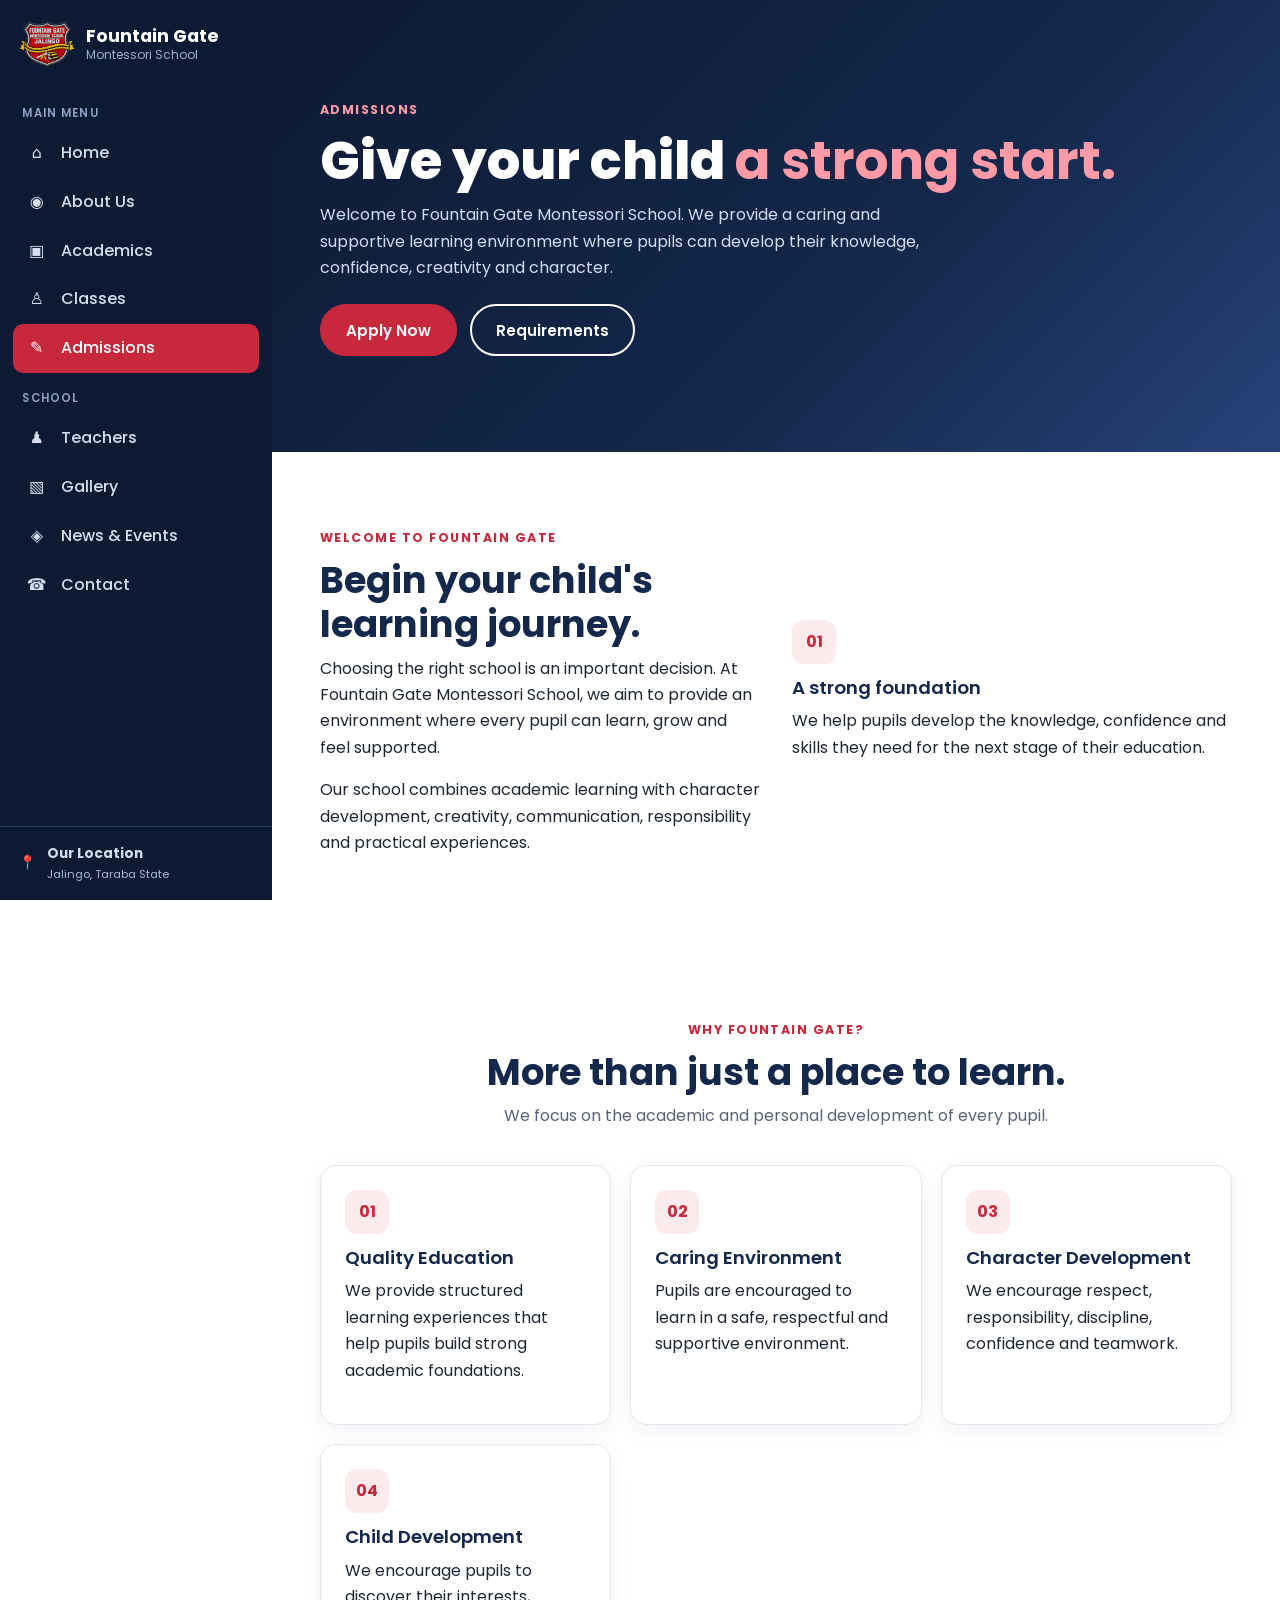
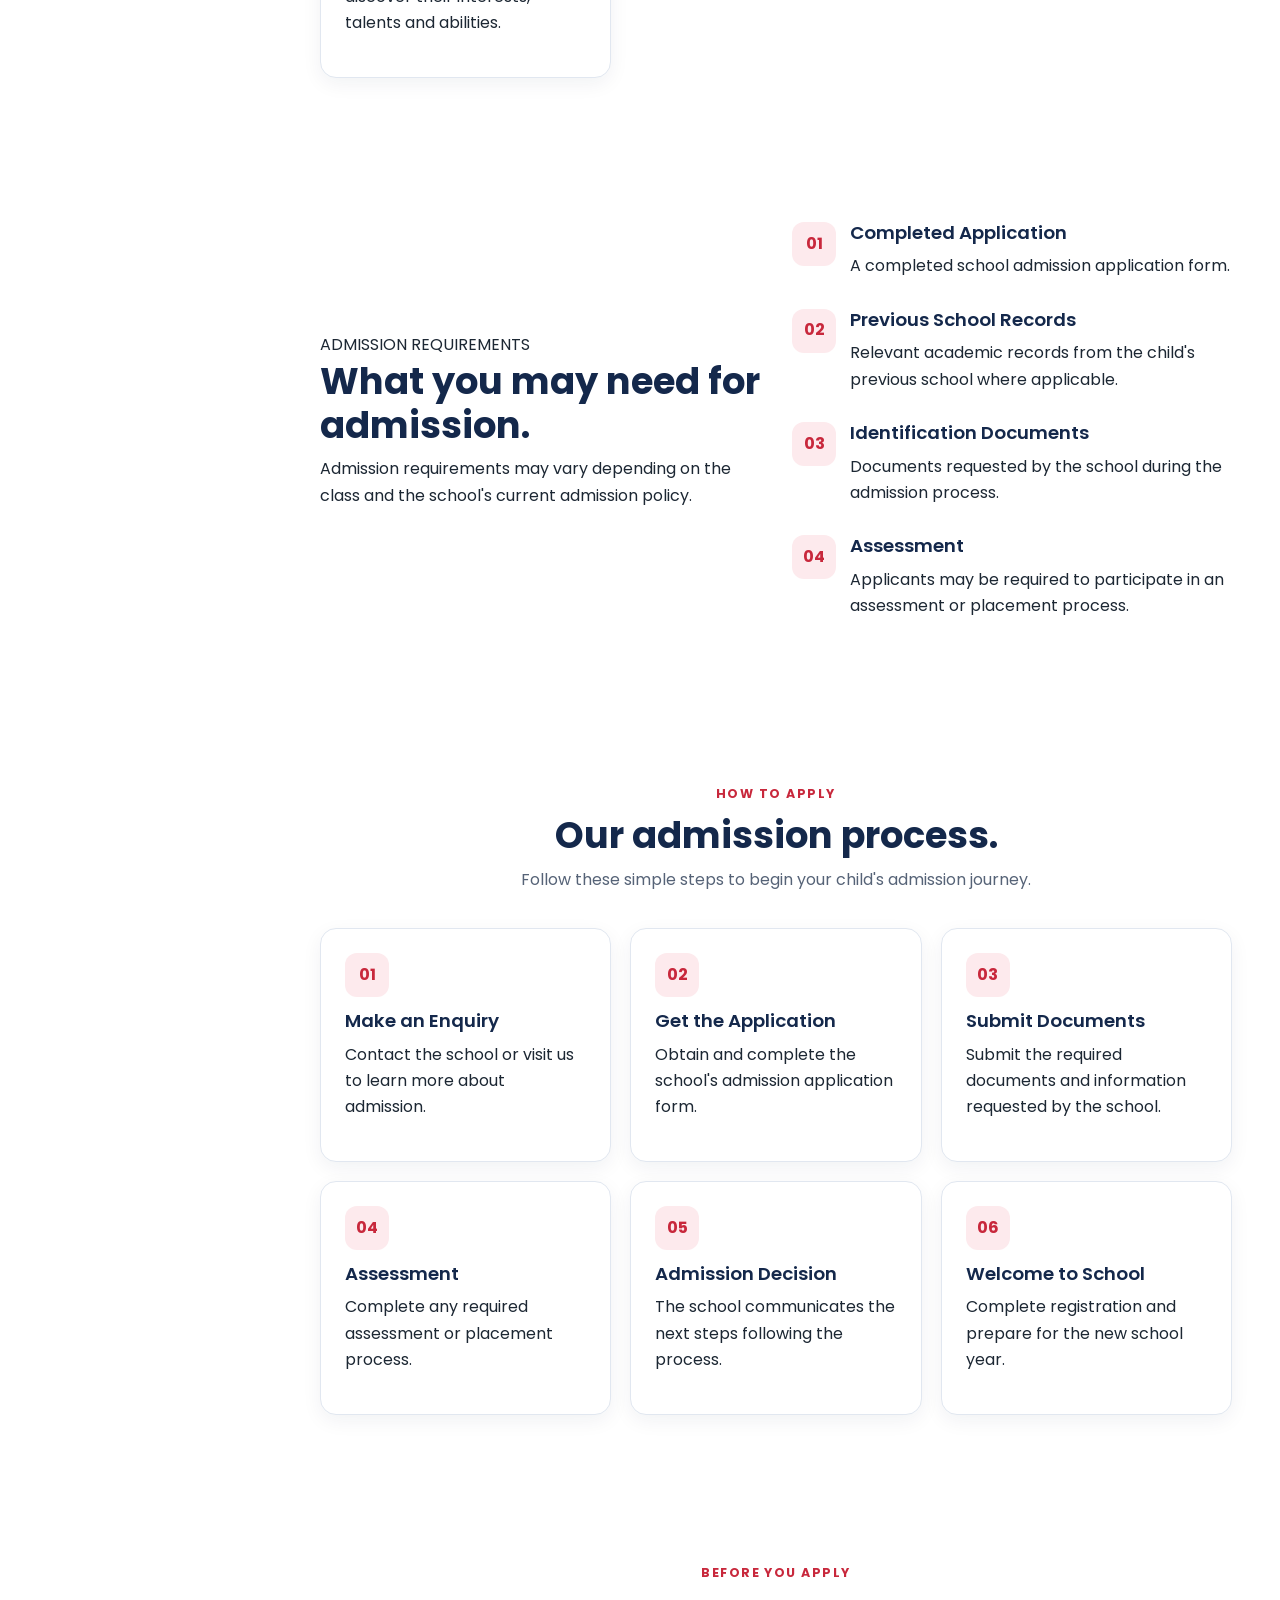
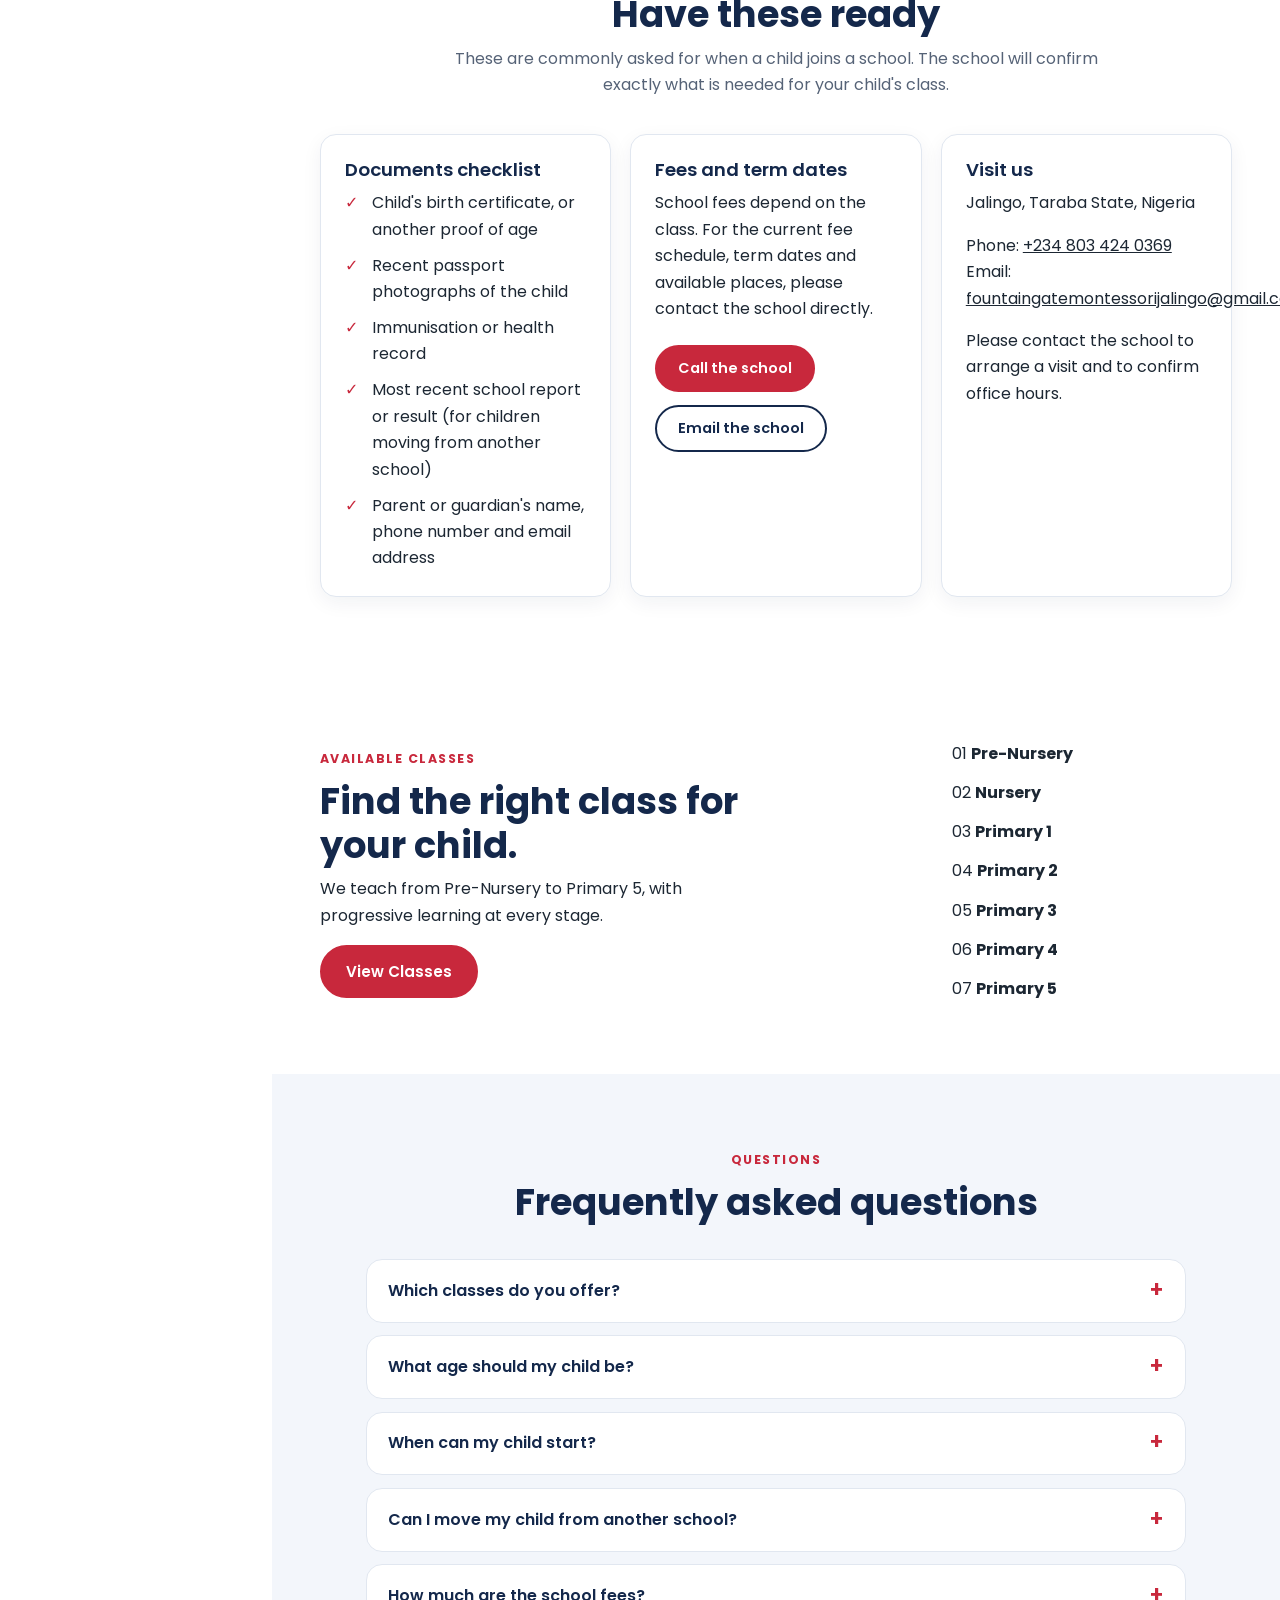
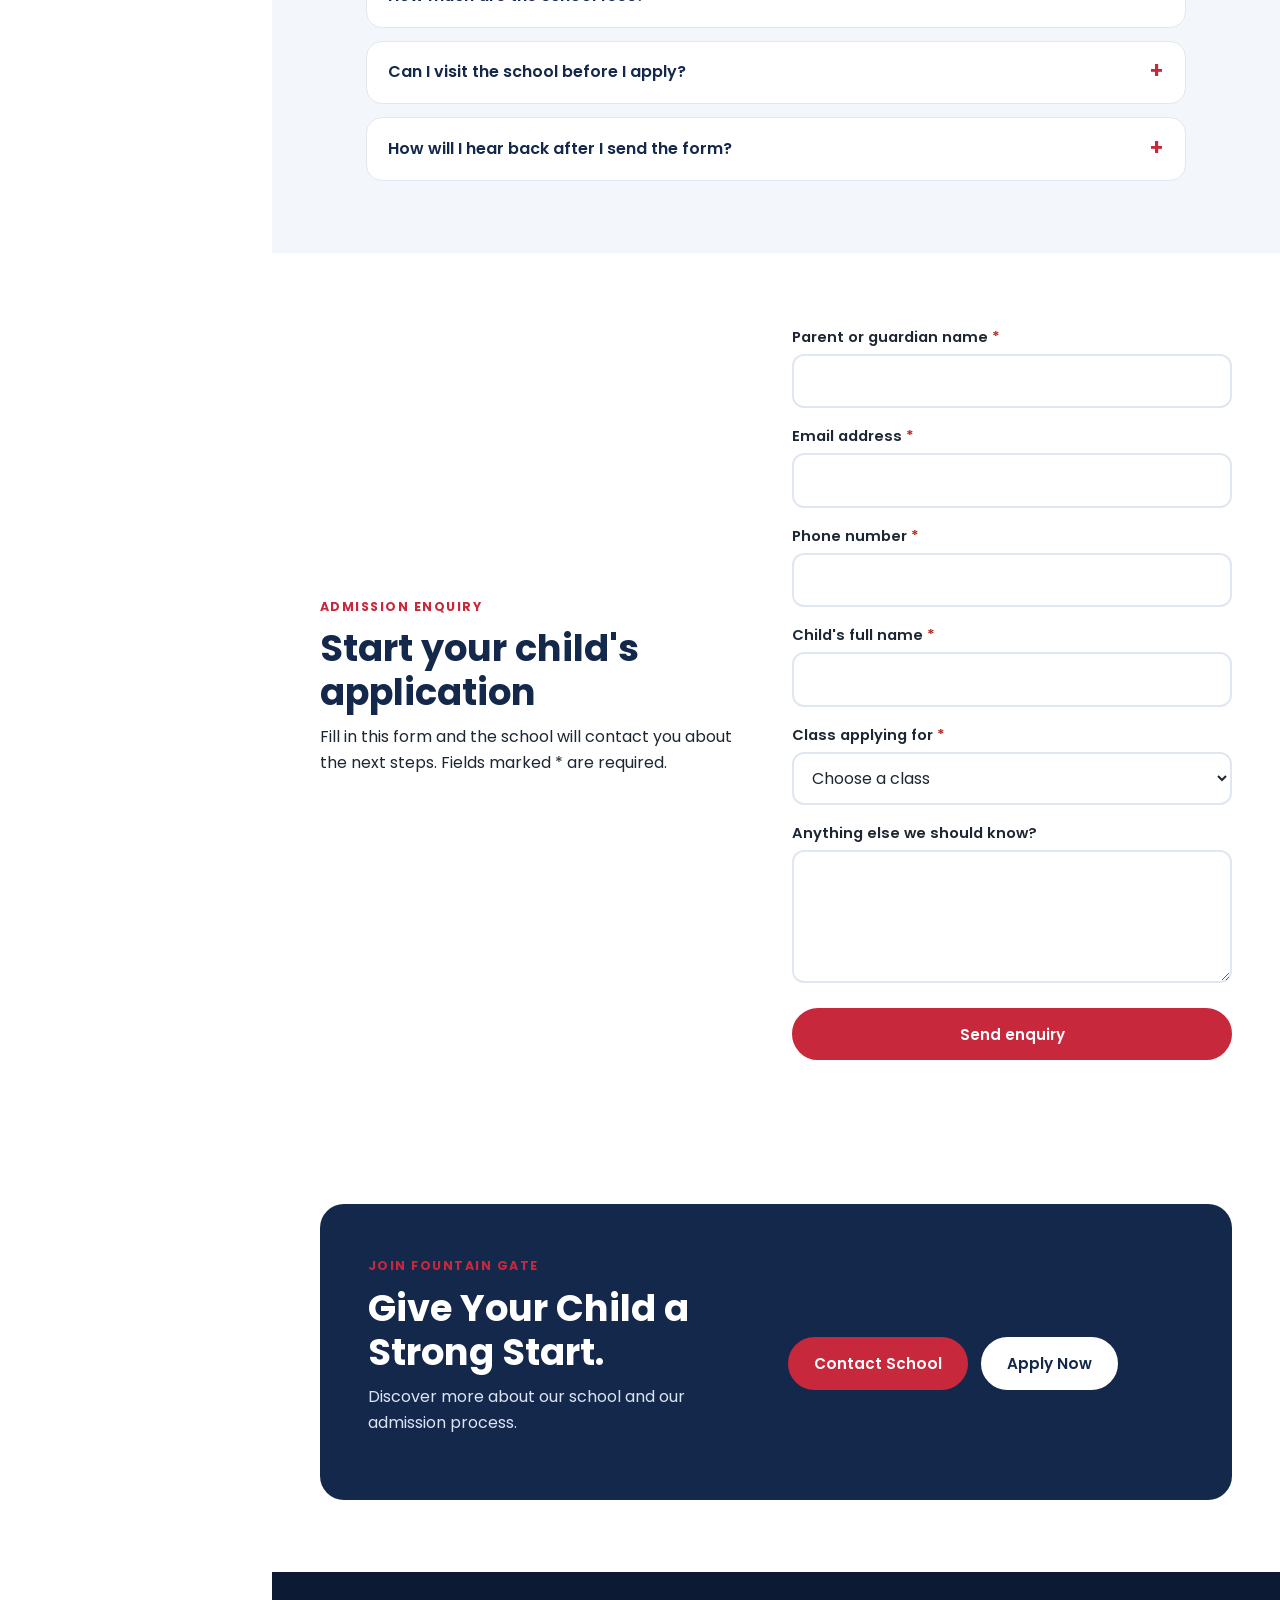
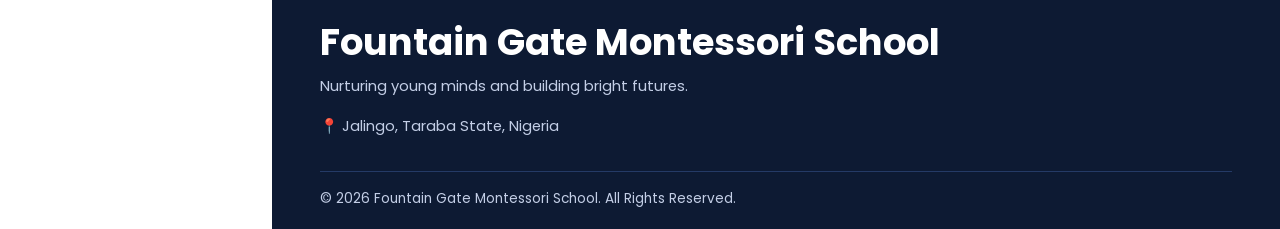
<file: admissions.html>
<!DOCTYPE html>
<html lang="en">

<head>

    <meta charset="UTF-8">

    <meta name="viewport"
          content="width=device-width, initial-scale=1.0">

    <meta name="description"
          content="Admissions at Fountain Gate Montessori School, Jalingo, Taraba State, Nigeria.">

    <title>Admissions | Fountain Gate Montessori School</title>


    <!-- GOOGLE FONT -->

    <!-- MAIN WEBSITE CSS -->

    <!-- ADMISSIONS CSS -->

    <meta name="description" content="Admissions: Fountain Gate Montessori School, Jalingo, Taraba State, Nigeria.">
<link rel="stylesheet" href="css/style.css">
<link rel="stylesheet" href="https://cdnjs.cloudflare.com/ajax/libs/font-awesome/6.5.2/css/all.min.css">
<link href="https://fonts.googleapis.com/css2?family=Poppins:wght@400;500;600;700;800&display=swap" rel="stylesheet">
<link rel="icon" href="images/favicon.ico" sizes="any">
<link rel="icon" type="image/png" sizes="32x32" href="images/favicon-32.png">
<link rel="apple-touch-icon" href="images/apple-touch-icon.png">
<meta name="theme-color" content="#0d1a33">
</head>


<body>
<a class="skip" href="#main">Skip to main content</a>


<!-- =========================================
     MOBILE HEADER
========================================= -->

<header class="mobile-header">

    <div class="mobile-logo">

        <div class="logo-box"><img src="images/logo.png" alt="" width="54" height="45"></div>

        <div class="mobile-logo-text">

            <strong>
                Fountain Gate
            </strong>

            <span>
                Montessori School
            </span>

        </div>

    </div>


    <button type="button" class="menu-btn" id="menuBtn" aria-label="Open menu" aria-expanded="false" aria-controls="sidebar">

        ☰

    </button>

</header>



<!-- =========================================
     SIDEBAR
========================================= -->

<aside class="sidebar"
       id="sidebar">


    <!-- LOGO -->

    <div class="sidebar-logo">

        <div class="sidebar-logo-icon"><img src="images/logo.png" alt="" width="54" height="45"></div>

        <div>

            <h2>
                Fountain Gate
            </h2>

            <span>
                Montessori School
            </span>

        </div>

    </div>



    <!-- NAVIGATION -->

    <nav class="sidebar-nav">


        <p class="nav-title">
            MAIN MENU
        </p>


        <a href="index.html"
           class="nav-item">

            <span class="nav-icon">
                ⌂
            </span>

            Home

        </a>


        <a href="about.html"
           class="nav-item">

            <span class="nav-icon">
                ◉
            </span>

            About Us

        </a>


        <a href="academics.html"
           class="nav-item">

            <span class="nav-icon">
                ▣
            </span>

            Academics

        </a>


        <a href="classes.html"
           class="nav-item">

            <span class="nav-icon">
                ♙
            </span>

            Classes

        </a>


        <!-- ACTIVE -->

        <a href="admissions.html"
           class="nav-item active">

            <span class="nav-icon">
                ✎
            </span>

            Admissions

        </a>



        <p class="nav-title second-title">
            SCHOOL
        </p>


        <a href="teachers.html"
           class="nav-item">

            <span class="nav-icon">
                ♟
            </span>

            Teachers

        </a>


        <a href="gallery.html"
           class="nav-item">

            <span class="nav-icon">
                ▧
            </span>

            Gallery

        </a>
<a href="news-events.html" class="nav-item"><span class="nav-icon">◈</span><span>News &amp; Events</span></a>




        <a href="contact.html"
           class="nav-item">

            <span class="nav-icon">
                ☎
            </span>

            Contact

        </a>

    </nav>



    <!-- LOCATION -->

    <div class="sidebar-bottom">

        <div class="location-box">

            <span class="location-icon">
                📍
            </span>

            <div>

                <strong>
                    Our Location
                </strong>

                <small>
                    Jalingo, Taraba State
                </small>

            </div>

        </div>

    </div>

</aside>



<!-- MOBILE OVERLAY -->

<div class="overlay"
     id="overlay">
</div>



<!-- =========================================
     MAIN CONTENT
========================================= -->

<main class="main-content" id="main">



<!-- =========================================
     ADMISSIONS HERO
========================================= -->

<section class="admission-hero">

    <div class="admission-hero-content">

        <span>
            ADMISSIONS
        </span>


        <h1>

            Give your child
            <strong>a strong start.</strong>

        </h1>


        <p>

            Welcome to Fountain Gate Montessori School.
            We provide a caring and supportive learning
            environment where pupils can develop their
            knowledge, confidence, creativity and character.

        </p>


        <div class="hero-buttons">

            <a href="#enquiry"
               class="admission-btn">

                Apply Now

            </a>


            <a href="#requirements"
               class="admission-btn-outline">

                Requirements

            </a>

        </div>

    </div>

</section>



<!-- =========================================
     WELCOME
========================================= -->

<section class="admission-welcome">

    <div class="welcome-container">


        <div class="welcome-text">

            <span>
                WELCOME TO FOUNTAIN GATE
            </span>


            <h2>
                Begin your child's
                learning journey.
            </h2>


            <p>

                Choosing the right school is an important
                decision. At Fountain Gate Montessori School,
                we aim to provide an environment where every
                pupil can learn, grow and feel supported.

            </p>


            <p>

                Our school combines academic learning with
                character development, creativity,
                communication, responsibility and practical
                experiences.

            </p>

        </div>


        <div class="welcome-box">

            <div class="welcome-number">
                01
            </div>


            <h3>
                A strong foundation
            </h3>


            <p>

                We help pupils develop the knowledge,
                confidence and skills they need for the
                next stage of their education.

            </p>

        </div>

    </div>

</section>



<!-- =========================================
     WHY CHOOSE US
========================================= -->

<section class="admission-benefits">


    <div class="section-heading">

        <span>
            WHY FOUNTAIN GATE?
        </span>


        <h2>
            More than just a place to learn.
        </h2>


        <p>

            We focus on the academic and personal
            development of every pupil.

        </p>

    </div>



    <div class="benefit-grid">


        <div class="benefit-card">

            <div class="benefit-number">
                01
            </div>

            <h3>
                Quality Education
            </h3>

            <p>

                We provide structured learning experiences
                that help pupils build strong academic
                foundations.

            </p>

        </div>



        <div class="benefit-card">

            <div class="benefit-number">
                02
            </div>

            <h3>
                Caring Environment
            </h3>

            <p>

                Pupils are encouraged to learn in a safe,
                respectful and supportive environment.

            </p>

        </div>



        <div class="benefit-card">

            <div class="benefit-number">
                03
            </div>

            <h3>
                Character Development
            </h3>

            <p>

                We encourage respect, responsibility,
                discipline, confidence and teamwork.

            </p>

        </div>



        <div class="benefit-card">

            <div class="benefit-number">
                04
            </div>

            <h3>
                Child Development
            </h3>

            <p>

                We encourage pupils to discover their
                interests, talents and abilities.

            </p>

        </div>

    </div>

</section>



<!-- =========================================
     REQUIREMENTS
========================================= -->

<section class="requirements-section"
         id="requirements">


    <div class="requirements-container">


        <div class="requirements-intro">

            <span>
                ADMISSION REQUIREMENTS
            </span>


            <h2>
                What you may need
                for admission.
            </h2>


            <p>

                Admission requirements may vary depending
                on the class and the school's current
                admission policy.

            </p>

        </div>



        <div class="requirements-list">


            <div class="requirement-item">

                <div class="requirement-icon">
                    01
                </div>

                <div>

                    <h3>
                        Completed Application
                    </h3>

                    <p>
                        A completed school admission
                        application form.
                    </p>

                </div>

            </div>



            <div class="requirement-item">

                <div class="requirement-icon">
                    02
                </div>

                <div>

                    <h3>
                        Previous School Records
                    </h3>

                    <p>
                        Relevant academic records from
                        the child's previous school where
                        applicable.
                    </p>

                </div>

            </div>



            <div class="requirement-item">

                <div class="requirement-icon">
                    03
                </div>

                <div>

                    <h3>
                        Identification Documents
                    </h3>

                    <p>
                        Documents requested by the school
                        during the admission process.
                    </p>

                </div>

            </div>



            <div class="requirement-item">

                <div class="requirement-icon">
                    04
                </div>

                <div>

                    <h3>
                        Assessment
                    </h3>

                    <p>
                        Applicants may be required to
                        participate in an assessment or
                        placement process.
                    </p>

                </div>

            </div>

        </div>

    </div>

</section>



<!-- =========================================
     APPLICATION PROCESS
========================================= -->

<section class="process-section">


    <div class="section-heading">

        <span>
            HOW TO APPLY
        </span>


        <h2>
            Our admission process.
        </h2>


        <p>

            Follow these simple steps to begin
            your child's admission journey.

        </p>

    </div>



    <div class="process-grid">


        <div class="process-card">

            <div class="process-number">
                01
            </div>

            <h3>
                Make an Enquiry
            </h3>

            <p>

                Contact the school or visit us to
                learn more about admission.

            </p>

        </div>



        <div class="process-card">

            <div class="process-number">
                02
            </div>

            <h3>
                Get the Application
            </h3>

            <p>

                Obtain and complete the school's
                admission application form.

            </p>

        </div>



        <div class="process-card">

            <div class="process-number">
                03
            </div>

            <h3>
                Submit Documents
            </h3>

            <p>

                Submit the required documents and
                information requested by the school.

            </p>

        </div>



        <div class="process-card">

            <div class="process-number">
                04
            </div>

            <h3>
                Assessment
            </h3>

            <p>

                Complete any required assessment
                or placement process.

            </p>

        </div>



        <div class="process-card">

            <div class="process-number">
                05
            </div>

            <h3>
                Admission Decision
            </h3>

            <p>

                The school communicates the next
                steps following the process.

            </p>

        </div>



        <div class="process-card">

            <div class="process-number">
                06
            </div>

            <h3>
                Welcome to School
            </h3>

            <p>

                Complete registration and prepare
                for the new school year.

            </p>

        </div>

    </div>

</section>



<!-- =========================================
     AVAILABLE CLASSES
========================================= -->

<!-- DOCUMENTS & FEES (CONFIRM THE LIST AND FEES WITH THE SCHOOL BEFORE PUBLISHING) -->
<section class="documents-section" id="documents">
<div class="section-heading">
<span>BEFORE YOU APPLY</span>
<h2>Have these ready</h2>
<p>These are commonly asked for when a child joins a school. The school will confirm exactly what is needed for your child's class.</p>
</div>
<div class="card-grid">
<div class="info-card">
<h3>Documents checklist</h3>
<ul class="check-list">
<li>Child's birth certificate, or another proof of age</li>
<li>Recent passport photographs of the child</li>
<li>Immunisation or health record</li>
<li>Most recent school report or result (for children moving from another school)</li>
<li>Parent or guardian's name, phone number and email address</li>
</ul>
</div>
<div class="info-card">
<h3>Fees and term dates</h3>
<p>School fees depend on the class. For the current fee schedule, term dates and available places, please contact the school directly.</p>
<div class="hero-buttons">
<a class="school-btn" href="tel:+2348034240369">Call the school</a>
<a class="school-btn-outline" href="mailto:fountaingatemontessorijalingo@gmail.com">Email the school</a>
</div>
</div>
<div class="info-card">
<h3>Visit us</h3>
<p>Jalingo, Taraba State, Nigeria</p>
<p>Phone: <a href="tel:+2348034240369">+234 803 424 0369</a><br>Email: <a href="mailto:fountaingatemontessorijalingo@gmail.com">fountaingatemontessorijalingo@gmail.com</a></p>
<p>Please contact the school to arrange a visit and to confirm office hours.</p>
</div>
</div>
</section>

<section class="available-section">


    <div class="available-container">


        <div class="available-text">

            <span>
                AVAILABLE CLASSES
            </span>


            <h2>
                Find the right class
                for your child.
            </h2>


            <p>

                We teach from Pre-Nursery to Primary 5, with progressive learning at every stage.

            </p>


            <a href="classes.html"
               class="view-classes-btn">

                View Classes

            </a>

        </div>



        <div class="class-list">
<div>
<span>01</span>
<strong>Pre-Nursery</strong>
</div>
<div>
<span>02</span>
<strong>Nursery</strong>
</div>
<div>
<span>03</span>
<strong>Primary 1</strong>
</div>
<div>
<span>04</span>
<strong>Primary 2</strong>
</div>
<div>
<span>05</span>
<strong>Primary 3</strong>
</div>
<div>
<span>06</span>
<strong>Primary 4</strong>
</div>
<div>
<span>07</span>
<strong>Primary 5</strong>
</div>
</div>


    </div>

</section>



<!-- =========================================
     FINAL CTA
========================================= -->

<!-- FREQUENTLY ASKED QUESTIONS -->
<section class="faq-section" id="faq">
<div class="section-heading">
<span>QUESTIONS</span>
<h2>Frequently asked questions</h2>
</div>
<div class="faq-list">
<details>
<summary>Which classes do you offer?</summary>
<p>We teach from Pre-Nursery to Primary 5. See the Classes page for details.</p>
</details>
<details>
<summary>What age should my child be?</summary>
<p>Typical ages for each class are shown on the Classes page. The school will confirm the right class for your child.</p>
</details>
<details>
<summary>When can my child start?</summary>
<p>Please contact the school to ask about the next intake and whether places are available.</p>
</details>
<details>
<summary>Can I move my child from another school?</summary>
<p>Please contact the school to discuss a transfer. If you have your child's most recent school report, bring it with you.</p>
</details>
<details>
<summary>How much are the school fees?</summary>
<p>Fees depend on the class. Please call +234 803 424 0369 or email fountaingatemontessorijalingo@gmail.com for the current fee schedule.</p>
</details>
<details>
<summary>Can I visit the school before I apply?</summary>
<p>Please contact the school to arrange a visit.</p>
</details>
<details>
<summary>How will I hear back after I send the form?</summary>
<p>The school will reply using the phone number or email address you give in the enquiry form.</p>
</details>
</div>
</section>

<section class="enquiry-section" id="enquiry"><div class="message-container"><div class="message-content">
<span>ADMISSION ENQUIRY</span><h2>Start your child's application</h2>
<p>Fill in this form and the school will contact you about the next steps. Fields marked * are required.</p></div>
<form class="contact-form" data-form="admission" data-subject="Admission enquiry" novalidate>
<input type="text" name="_honey" value="" tabindex="-1" autocomplete="off" aria-hidden="true" style="position:absolute;left:-9999px">
<div class="form-row"><div class="form-group"><label for="parent">Parent or guardian name <span class="req" aria-hidden="true">*</span></label><input type="text" id="parent" name="parent" autocomplete="name" required></div><div class="form-group"><label for="aemail">Email address <span class="req" aria-hidden="true">*</span></label><input type="email" id="aemail" name="aemail" autocomplete="email" required></div></div>
<div class="form-row"><div class="form-group"><label for="aphone">Phone number <span class="req" aria-hidden="true">*</span></label><input type="tel" id="aphone" name="aphone" autocomplete="tel" required></div><div class="form-group"><label for="child">Child's full name <span class="req" aria-hidden="true">*</span></label><input type="text" id="child" name="child" required></div></div>
<div class="form-group"><label for="level">Class applying for <span class="req" aria-hidden="true">*</span></label><select id="level" name="level" required><option value="">Choose a class</option><option>Pre-Nursery</option><option>Nursery</option><option>Primary 1</option><option>Primary 2</option><option>Primary 3</option><option>Primary 4</option><option>Primary 5</option><option>Not sure yet</option></select></div>
<div class="form-group"><label for="notes">Anything else we should know?</label><textarea id="notes" name="notes" rows="4"></textarea></div>
<button type="submit" class="send-button">Send enquiry</button></form></div></section>
<section class="application-section"
         id="application">


    <div class="application-box">


        <div>

            <span>
                JOIN FOUNTAIN GATE
            </span>


            <h2>
                Give Your Child
                a Strong Start.
            </h2>


            <p>

                Discover more about our school
                and our admission process.

            </p>

        </div>


        <div class="application-actions">

            <a href="contact.html"
               class="apply-button">

                Contact School

            </a>


            <a href="#enquiry"
               class="phone-button">

                Apply Now

            </a>

        </div>

    </div>

</section>



<!-- =========================================
     FOOTER
========================================= -->

<footer>


    <div class="footer-inner">


        <div>

            <h2>
                Fountain Gate Montessori School
            </h2>


            <p>
                Nurturing young minds and building
                bright futures.
            </p>

        </div>


        <div>

            <p>
                📍 Jalingo, Taraba State, Nigeria
            </p>

        </div>

    </div>


    <div class="copyright">

        © 2026 Fountain Gate Montessori School.
        All Rights Reserved.

    </div>

</footer>


</main>



<!-- JAVASCRIPT -->

<script src="js/script.js"></script>
</body>

</html>
</file>
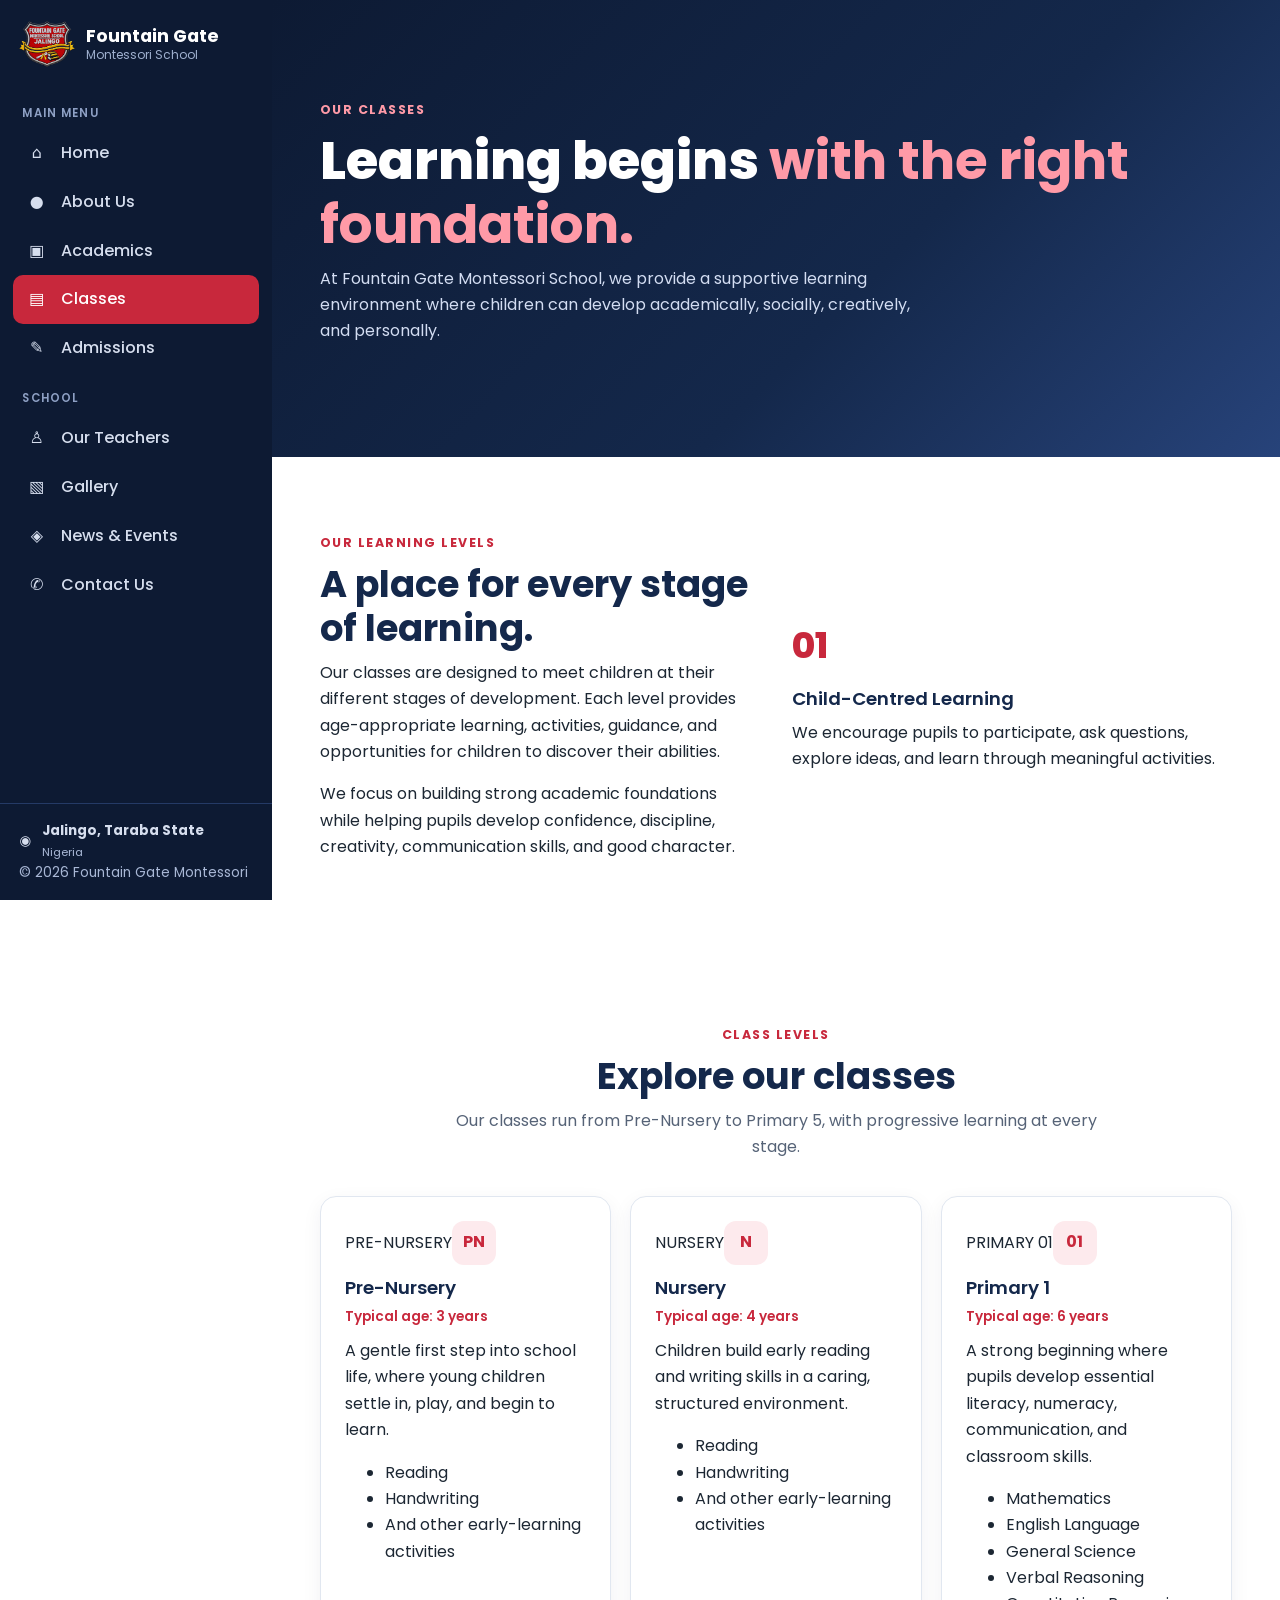
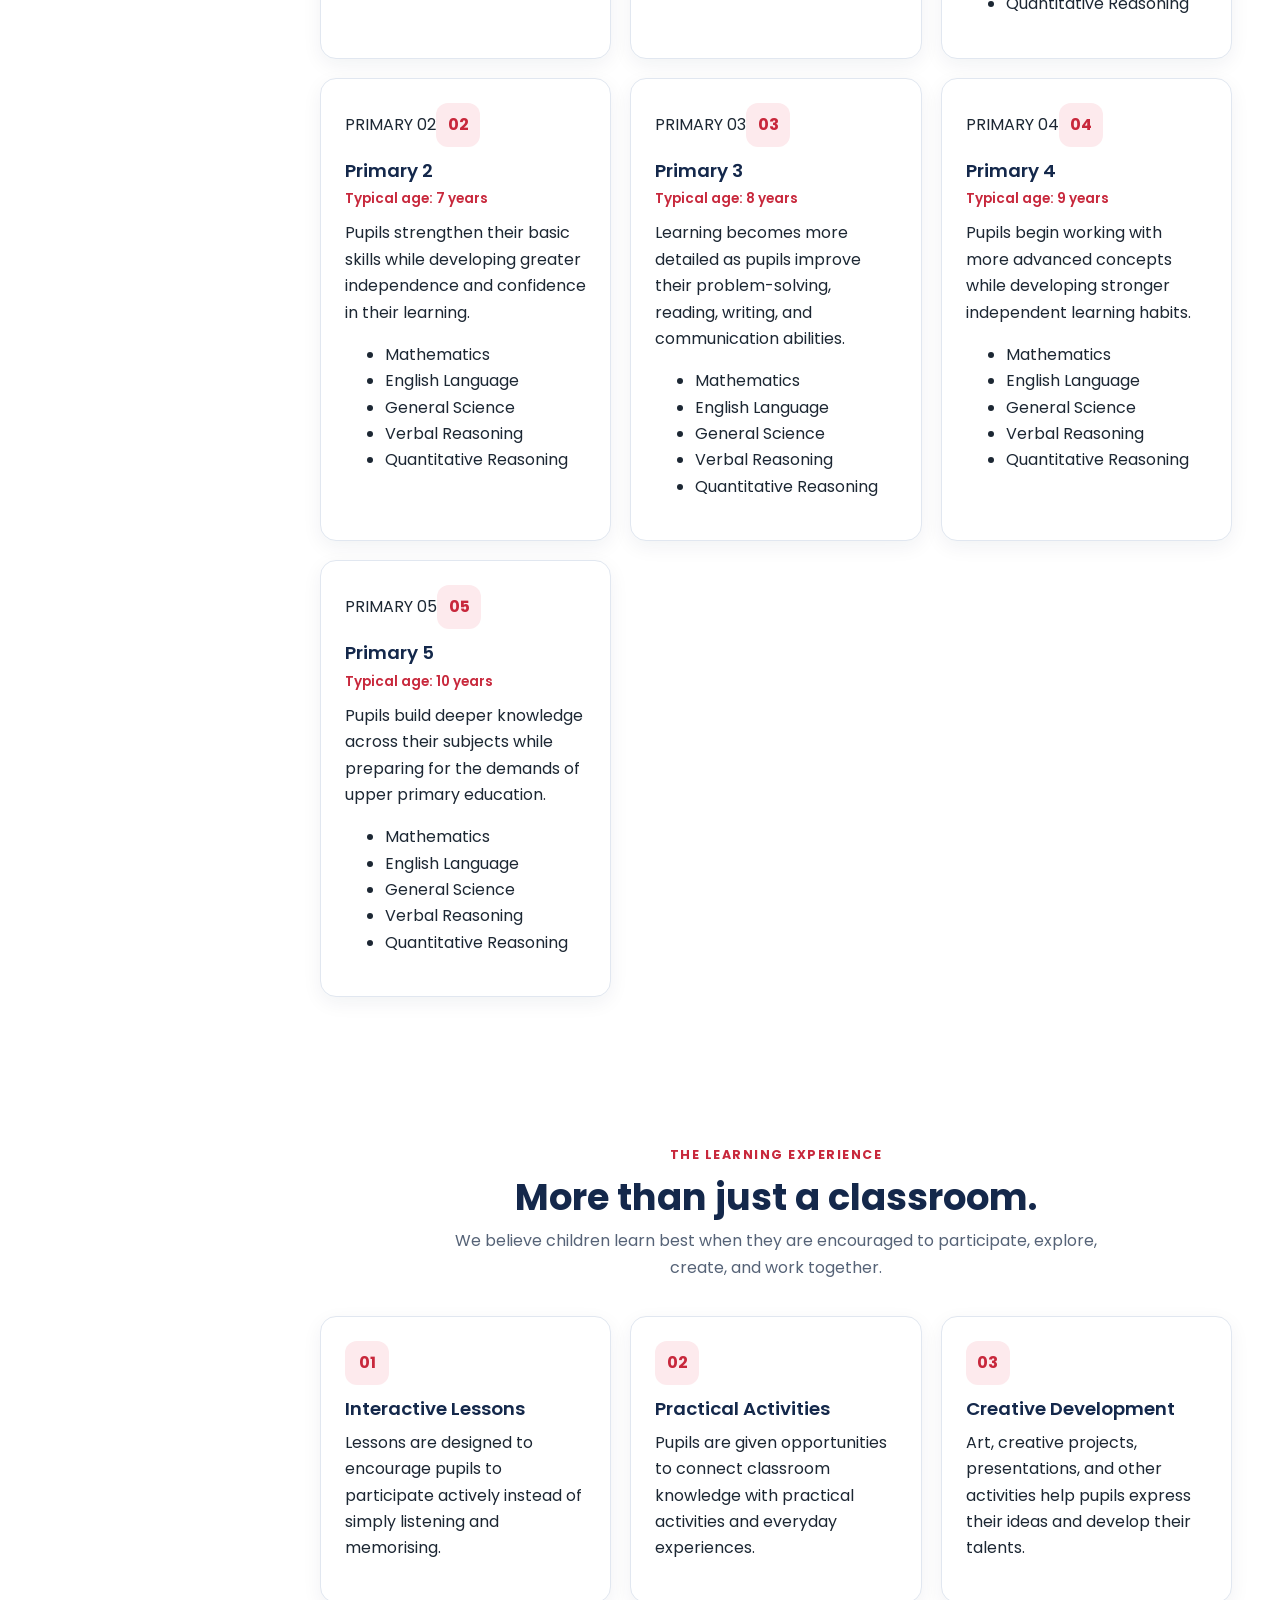
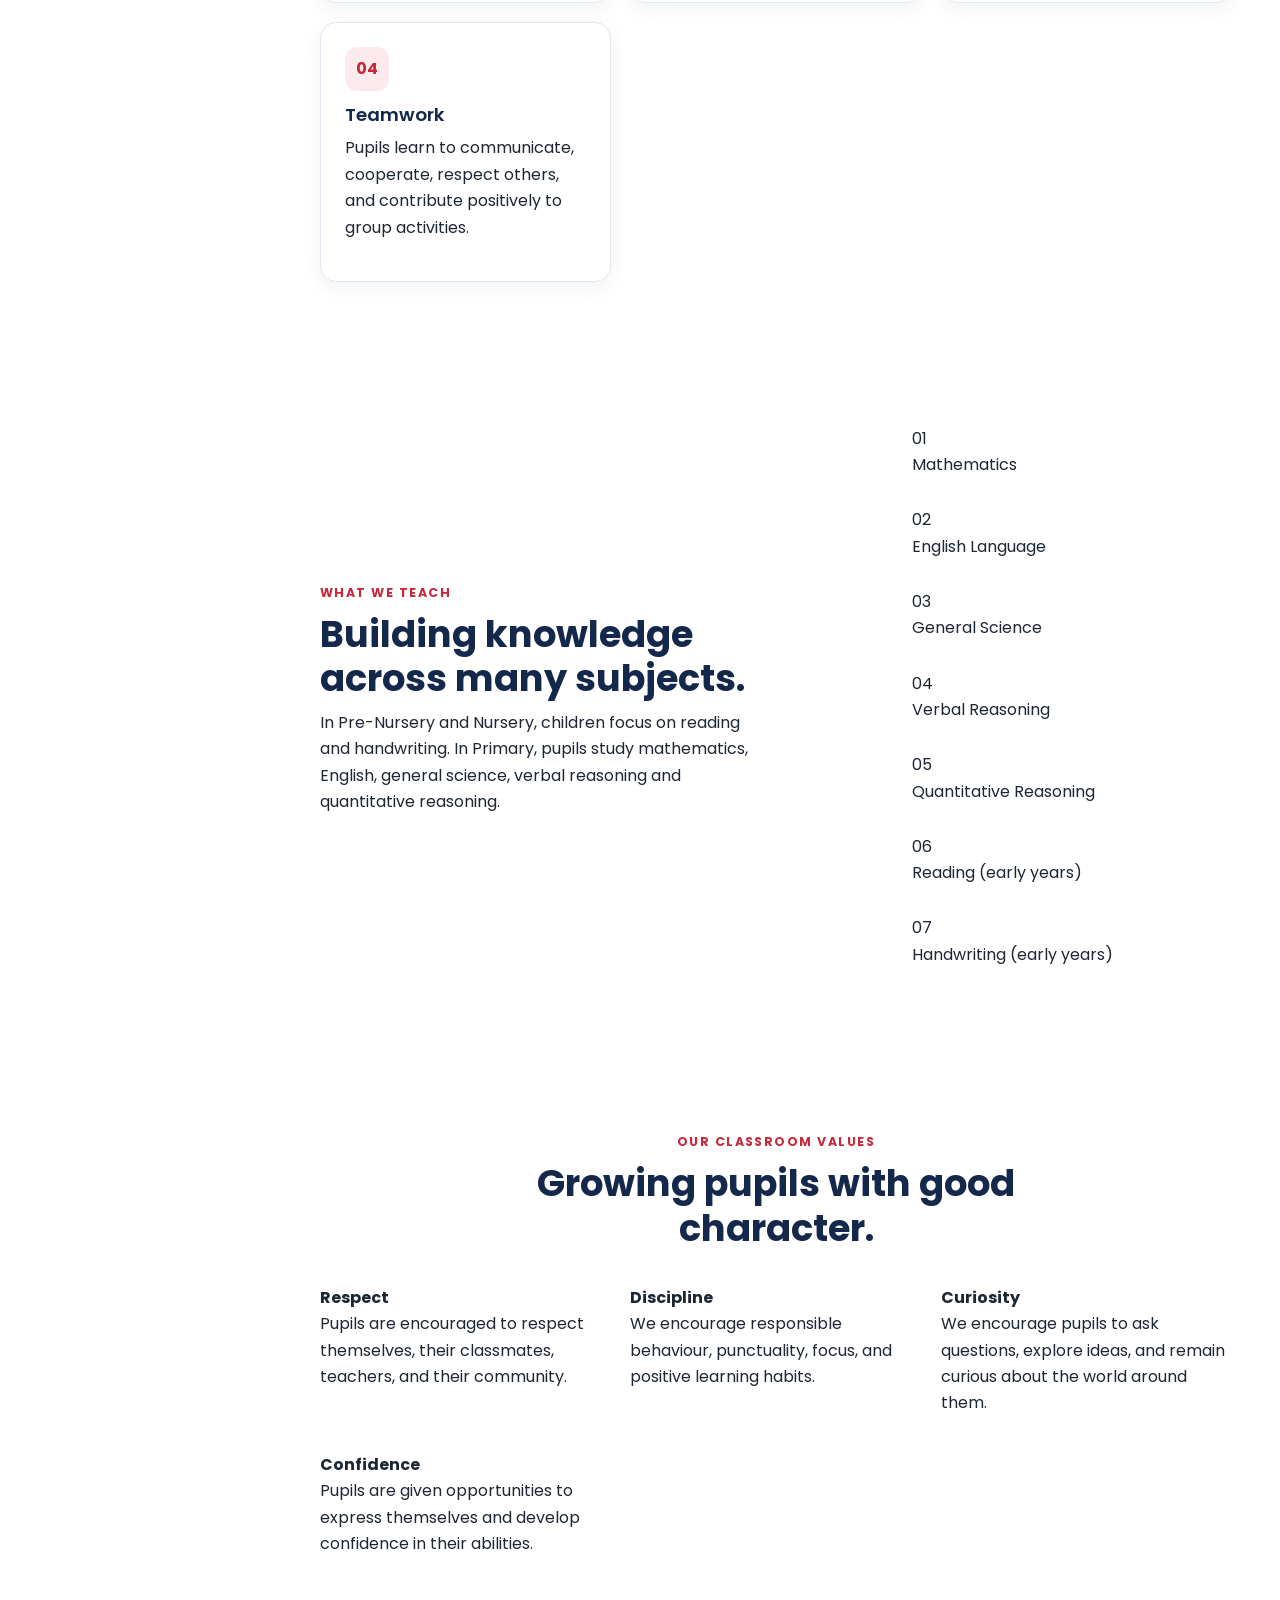
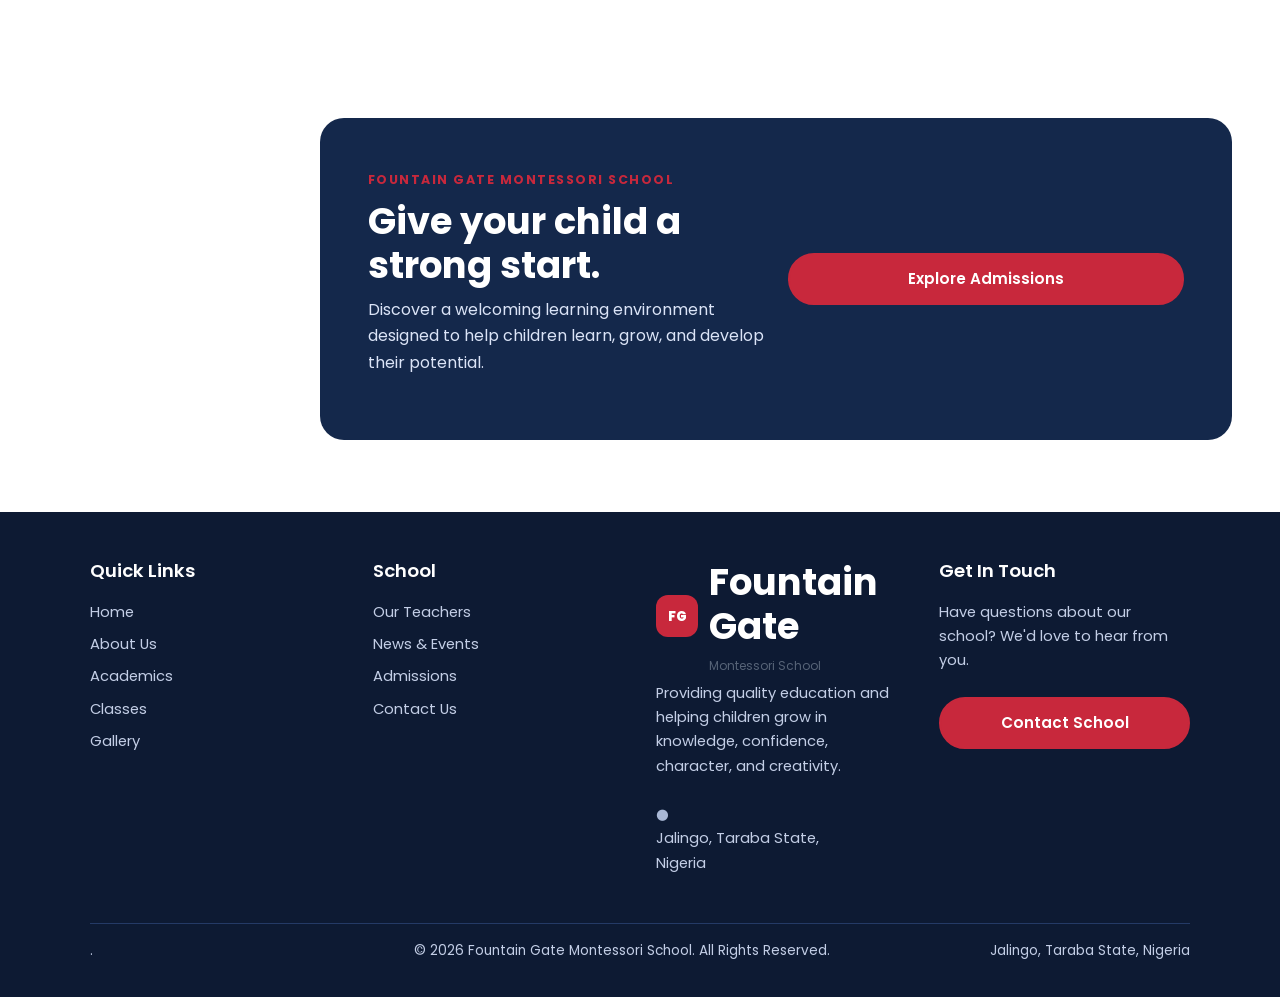
<file: classes.html>
<!DOCTYPE html>
<html lang="en">
<head>
    <meta charset="UTF-8">

    <meta name="viewport"
          content="width=device-width, initial-scale=1.0">

    <meta name="description"
          content="Classes at Fountain Gate Montessori School, Jalingo, Taraba State, Nigeria.">

    <title>Classes | Fountain Gate Montessori School</title>

    <!-- Google Font -->
    <!-- Main CSS -->
    <!-- Classes CSS -->
    <meta name="description" content="Classes: Fountain Gate Montessori School, Jalingo, Taraba State, Nigeria.">
<link rel="stylesheet" href="css/style.css">
<link rel="stylesheet" href="https://cdnjs.cloudflare.com/ajax/libs/font-awesome/6.5.2/css/all.min.css">
<link href="https://fonts.googleapis.com/css2?family=Poppins:wght@400;500;600;700;800&display=swap" rel="stylesheet">
<link rel="icon" href="images/favicon.ico" sizes="any">
<link rel="icon" type="image/png" sizes="32x32" href="images/favicon-32.png">
<link rel="apple-touch-icon" href="images/apple-touch-icon.png">
<meta name="theme-color" content="#0d1a33">
</head>

<body>
<a class="skip" href="#main">Skip to main content</a>


<!-- =========================================
     MOBILE HEADER
========================================= -->

<header class="mobile-header">

    <div class="mobile-logo">

        <div class="logo-box"><img src="images/logo.png" alt="" width="54" height="45"></div>

        <div class="mobile-logo-text">
            <strong>Fountain Gate</strong>
            <span>Montessori School</span>
        </div>

    </div>

    <button type="button" class="menu-btn" id="menuBtn" aria-label="Open menu" aria-expanded="false" aria-controls="sidebar">
        ☰
    </button>

</header>



<!-- =========================================
     SIDEBAR
========================================= -->

<aside class="sidebar" id="sidebar">


    <!-- LOGO -->

    <div class="sidebar-logo">

        <div class="sidebar-logo-icon"><img src="images/logo.png" alt="" width="54" height="45"></div>

        <div class="sidebar-logo-text">

            <h2>
                Fountain Gate
            </h2>

            <span>
                Montessori School
            </span>

        </div>

    </div>



    <!-- NAVIGATION -->

    <nav class="sidebar-nav">


        <div class="nav-title">
            MAIN MENU
        </div>


        <a href="index.html" class="nav-item">

            <span class="nav-icon">⌂</span>

            <span>Home</span>

        </a>


        <a href="about.html" class="nav-item">

            <span class="nav-icon">●</span>

            <span>About Us</span>

        </a>


        <a href="academics.html" class="nav-item">

            <span class="nav-icon">▣</span>

            <span>Academics</span>

        </a>


        <a href="classes.html" class="nav-item active">

            <span class="nav-icon">▤</span>

            <span>Classes</span>

        </a>
        

        <a href="admissions.html" class="nav-item">
            <span class="nav-icon">✎</span>
            Admissions
        </a>



        <div class="nav-title second-title">
            SCHOOL
        </div>


        <a href="teachers.html" class="nav-item">

            <span class="nav-icon">♙</span>

            <span>Our Teachers</span>

        </a>


        <a href="gallery.html" class="nav-item">

            <span class="nav-icon">▧</span>

            <span>Gallery</span>

        </a>
<a href="news-events.html" class="nav-item"><span class="nav-icon">◈</span><span>News &amp; Events</span></a>



        
        <a href="contact.html" class="nav-item">

            <span class="nav-icon">✆</span>

            <span>Contact Us</span>

        </a>


    </nav>



    <!-- SIDEBAR BOTTOM -->

    <div class="sidebar-bottom">

        <div class="location-box">

            <div class="location-icon">
                ◉
            </div>

            <div>

                <strong>
                    Jalingo, Taraba State
                </strong>

                <small>
                    Nigeria
                </small>

            </div>

        </div>


        <div class="sidebar-year">
            © 2026 Fountain Gate Montessori
        </div>

    </div>

</aside>



<!-- =========================================
     MOBILE OVERLAY
========================================= -->

<div class="overlay" id="overlay"></div>



<!-- =========================================
     MAIN CONTENT
========================================= -->

<main class="main-content" id="main">


    <!-- =====================================
         HERO
    ====================================== -->

    <section class="classes-hero">

        <div class="classes-hero-content">

            <span>
                OUR CLASSES
            </span>

            <h1>
                Learning begins
                <strong>with the right foundation.</strong>
            </h1>

            <p>
                At Fountain Gate Montessori School, we provide
                a supportive learning environment where children
                can develop academically, socially, creatively,
                and personally.
            </p>

        </div>

    </section>



    <!-- =====================================
         INTRODUCTION
    ====================================== -->

    <section class="classes-intro">

        <div class="classes-intro-container">


            <div class="classes-intro-text">

                <span>
                    OUR LEARNING LEVELS
                </span>

                <h2>
                    A place for every
                    stage of learning.
                </h2>

                <p>
                    Our classes are designed to meet children
                    at their different stages of development.
                    Each level provides age-appropriate learning,
                    activities, guidance, and opportunities for
                    children to discover their abilities.
                </p>

                <p>
                    We focus on building strong academic
                    foundations while helping pupils develop
                    confidence, discipline, creativity,
                    communication skills, and good character.
                </p>

            </div>


            <div class="classes-intro-stat">

                <div class="stat-number">
                    01
                </div>

                <h3>
                    Child-Centred Learning
                </h3>

                <p>
                    We encourage pupils to participate,
                    ask questions, explore ideas, and
                    learn through meaningful activities.
                </p>

            </div>


        </div>

    </section>



    <!-- =====================================
         CLASS LEVELS
    ====================================== -->

    <section class="class-levels">

        <div class="section-heading">

            <span>
                CLASS LEVELS
            </span>

            <h2>
                Explore our classes
            </h2>

            <p>
                Our classes run from Pre-Nursery to Primary 5, with progressive learning at every stage.
            </p>

        </div>


        <div class="class-level-grid">


            <!-- PRE-NURSERY -->
<article class="class-level-card">
<div class="class-top"><span>PRE-NURSERY</span><div class="class-number">PN</div></div>
<h3>Pre-Nursery</h3>
<p class="class-age">Typical age: 3 years</p>
<p>A gentle first step into school life, where young children settle in, play, and begin to learn.</p>
<ul>
<li>Reading</li>
<li>Handwriting</li>
<li>And other early-learning activities</li>
</ul>
</article>

<!-- NURSERY -->
<article class="class-level-card">
<div class="class-top"><span>NURSERY</span><div class="class-number">N</div></div>
<h3>Nursery</h3>
<p class="class-age">Typical age: 4 years</p>
<p>Children build early reading and writing skills in a caring, structured environment.</p>
<ul>
<li>Reading</li>
<li>Handwriting</li>
<li>And other early-learning activities</li>
</ul>
</article>

<!-- PRIMARY 1 -->
<article class="class-level-card">
<div class="class-top"><span>PRIMARY 01</span><div class="class-number">01</div></div>
<h3>Primary 1</h3>
<p class="class-age">Typical age: 6 years</p>
<p>A strong beginning where pupils develop essential literacy, numeracy, communication, and classroom skills.</p>
<ul>
<li>Mathematics</li>
<li>English Language</li>
<li>General Science</li>
<li>Verbal Reasoning</li>
<li>Quantitative Reasoning</li>
</ul>
</article>

<!-- PRIMARY 2 -->
<article class="class-level-card">
<div class="class-top"><span>PRIMARY 02</span><div class="class-number">02</div></div>
<h3>Primary 2</h3>
<p class="class-age">Typical age: 7 years</p>
<p>Pupils strengthen their basic skills while developing greater independence and confidence in their learning.</p>
<ul>
<li>Mathematics</li>
<li>English Language</li>
<li>General Science</li>
<li>Verbal Reasoning</li>
<li>Quantitative Reasoning</li>
</ul>
</article>

<!-- PRIMARY 3 -->
<article class="class-level-card">
<div class="class-top"><span>PRIMARY 03</span><div class="class-number">03</div></div>
<h3>Primary 3</h3>
<p class="class-age">Typical age: 8 years</p>
<p>Learning becomes more detailed as pupils improve their problem-solving, reading, writing, and communication abilities.</p>
<ul>
<li>Mathematics</li>
<li>English Language</li>
<li>General Science</li>
<li>Verbal Reasoning</li>
<li>Quantitative Reasoning</li>
</ul>
</article>

<!-- PRIMARY 4 -->
<article class="class-level-card">
<div class="class-top"><span>PRIMARY 04</span><div class="class-number">04</div></div>
<h3>Primary 4</h3>
<p class="class-age">Typical age: 9 years</p>
<p>Pupils begin working with more advanced concepts while developing stronger independent learning habits.</p>
<ul>
<li>Mathematics</li>
<li>English Language</li>
<li>General Science</li>
<li>Verbal Reasoning</li>
<li>Quantitative Reasoning</li>
</ul>
</article>

<!-- PRIMARY 5 -->
<article class="class-level-card">
<div class="class-top"><span>PRIMARY 05</span><div class="class-number">05</div></div>
<h3>Primary 5</h3>
<p class="class-age">Typical age: 10 years</p>
<p>Pupils build deeper knowledge across their subjects while preparing for the demands of upper primary education.</p>
<ul>
<li>Mathematics</li>
<li>English Language</li>
<li>General Science</li>
<li>Verbal Reasoning</li>
<li>Quantitative Reasoning</li>
</ul>
</article>



        </div>

    </section>



    <!-- =====================================
         LEARNING EXPERIENCE
    ====================================== -->

    <section class="learning-section">

        <div class="section-heading">

            <span>
                THE LEARNING EXPERIENCE
            </span>

            <h2>
                More than just a classroom.
            </h2>

            <p>
                We believe children learn best when they
                are encouraged to participate, explore,
                create, and work together.
            </p>

        </div>


        <div class="learning-grid">


            <div class="learning-card">

                <div class="learning-icon">
                    01
                </div>

                <h3>
                    Interactive Lessons
                </h3>

                <p>
                    Lessons are designed to encourage pupils
                    to participate actively instead of simply
                    listening and memorising.
                </p>

            </div>


            <div class="learning-card">

                <div class="learning-icon">
                    02
                </div>

                <h3>
                    Practical Activities
                </h3>

                <p>
                    Pupils are given opportunities to connect
                    classroom knowledge with practical
                    activities and everyday experiences.
                </p>

            </div>


            <div class="learning-card">

                <div class="learning-icon">
                    03
                </div>

                <h3>
                    Creative Development
                </h3>

                <p>
                    Art, creative projects, presentations,
                    and other activities help pupils express
                    their ideas and develop their talents.
                </p>

            </div>


            <div class="learning-card">

                <div class="learning-icon">
                    04
                </div>

                <h3>
                    Teamwork
                </h3>

                <p>
                    Pupils learn to communicate, cooperate,
                    respect others, and contribute positively
                    to group activities.
                </p>

            </div>


        </div>

    </section>



    <!-- =====================================
         SUBJECTS
    ====================================== -->

    <section class="subjects-section">

        <div class="subjects-container">


            <div class="subjects-text">

                <span>
                    WHAT WE TEACH
                </span>

                <h2>
                    Building knowledge
                    across many subjects.
                </h2>

                <p>
                    In Pre-Nursery and Nursery, children focus on reading and handwriting. In Primary, pupils study mathematics, English, general science, verbal reasoning and quantitative reasoning.
                </p>

            </div>


            <div class="subjects-list">
<div>
<span>01</span>
<p>Mathematics</p>
</div>
<div>
<span>02</span>
<p>English Language</p>
</div>
<div>
<span>03</span>
<p>General Science</p>
</div>
<div>
<span>04</span>
<p>Verbal Reasoning</p>
</div>
<div>
<span>05</span>
<p>Quantitative Reasoning</p>
</div>
<div>
<span>06</span>
<p>Reading (early years)</p>
</div>
<div>
<span>07</span>
<p>Handwriting (early years)</p>
</div>
</div>



        </div>

    </section>



    <!-- =====================================
         CLASSROOM VALUES
    ====================================== -->

    <section class="class-values">

        <div class="section-heading">

            <span>
                OUR CLASSROOM VALUES
            </span>

            <h2>
                Growing pupils with good character.
            </h2>

        </div>


        <div class="class-values-grid">


            <div>

                <strong>
                    Respect
                </strong>

                <p>
                    Pupils are encouraged to respect
                    themselves, their classmates,
                    teachers, and their community.
                </p>

            </div>


            <div>

                <strong>
                    Discipline
                </strong>

                <p>
                    We encourage responsible behaviour,
                    punctuality, focus, and positive
                    learning habits.
                </p>

            </div>


            <div>

                <strong>
                    Curiosity
                </strong>

                <p>
                    We encourage pupils to ask questions,
                    explore ideas, and remain curious
                    about the world around them.
                </p>

            </div>


            <div>

                <strong>
                    Confidence
                </strong>

                <p>
                    Pupils are given opportunities to
                    express themselves and develop
                    confidence in their abilities.
                </p>

            </div>


        </div>

    </section>



    <!-- =====================================
         CTA
    ====================================== -->

    <section class="classes-cta">

        <div class="classes-cta-box">

            <div>

                <span>
                    FOUNTAIN GATE MONTESSORI SCHOOL
                </span>

                <h2>
                    Give your child
                    a strong start.
                </h2>

                <p>
                    Discover a welcoming learning environment
                    designed to help children learn, grow,
                    and develop their potential.
                </p>

            </div>


            <a
                href="admissions.html"
                class="classes-cta-btn"
            >
                Explore Admissions
            </a>

        </div>

    </section>



</main>



<!-- =========================================
     FOOTER
========================================= -->

<footer class="site-footer">

    <div class="footer-container">

        <!-- QUICK LINKS -->
        <div class="footer-column">

            <h3>Quick Links</h3>
 
            <a href="index.html">Home</a>
            <a href="about.html">About Us</a>
            <a href="academics.html">Academics</a>
            <a href="classes.html">Classes</a>
            <a href="gallery.html">Gallery</a>

        </div>


        <!-- SCHOOL -->
        <div class="footer-column">

            <h3>School</h3>

            <a href="teachers.html">Our Teachers</a>
            <a href="news-events.html">News & Events</a>
            <a href="admissions.html">Admissions</a>
            <a href="contact.html">Contact Us</a>

        </div>

        <!-- SCHOOL INFO -->
        <div class="footer-column footer-school">

            <div class="footer-logo">
                <div class="footer-logo-box">FG</div>

                <div>
                    <h2>Fountain Gate</h2>
                    <span>Montessori School</span>
                </div>
            </div>

            <p>
                Providing quality education and helping
                children grow in knowledge, confidence,
                character, and creativity.
            </p>

            <div class="footer-location">
                <span>●</span>
                <p>
                    Jalingo, Taraba State,<br>
                    Nigeria
                </p>
            </div>

        </div>

        <!-- CONTACT -->
        <div class="footer-column footer-contact">

            <h3>Get In Touch</h3>

            <p>
                Have questions about our school?
                We'd love to hear from you.
            </p>

            <a href="contact.html" class="footer-contact-btn">
                Contact School
            </a>

        </div>

    </div>


    <!-- FOOTER BOTTOM -->

    <div class="footer-bottom">

        <p>
                .
        </p>
        <p></p>
        <p>
            © 2026 Fountain Gate Montessori School.
            All Rights Reserved.
        </p>

        <p>
            Jalingo, Taraba State, Nigeria
        </p>

    </div>

</footer>



<!-- JAVASCRIPT -->

<script src="js/script.js"></script>
</body>
</html>
</file>
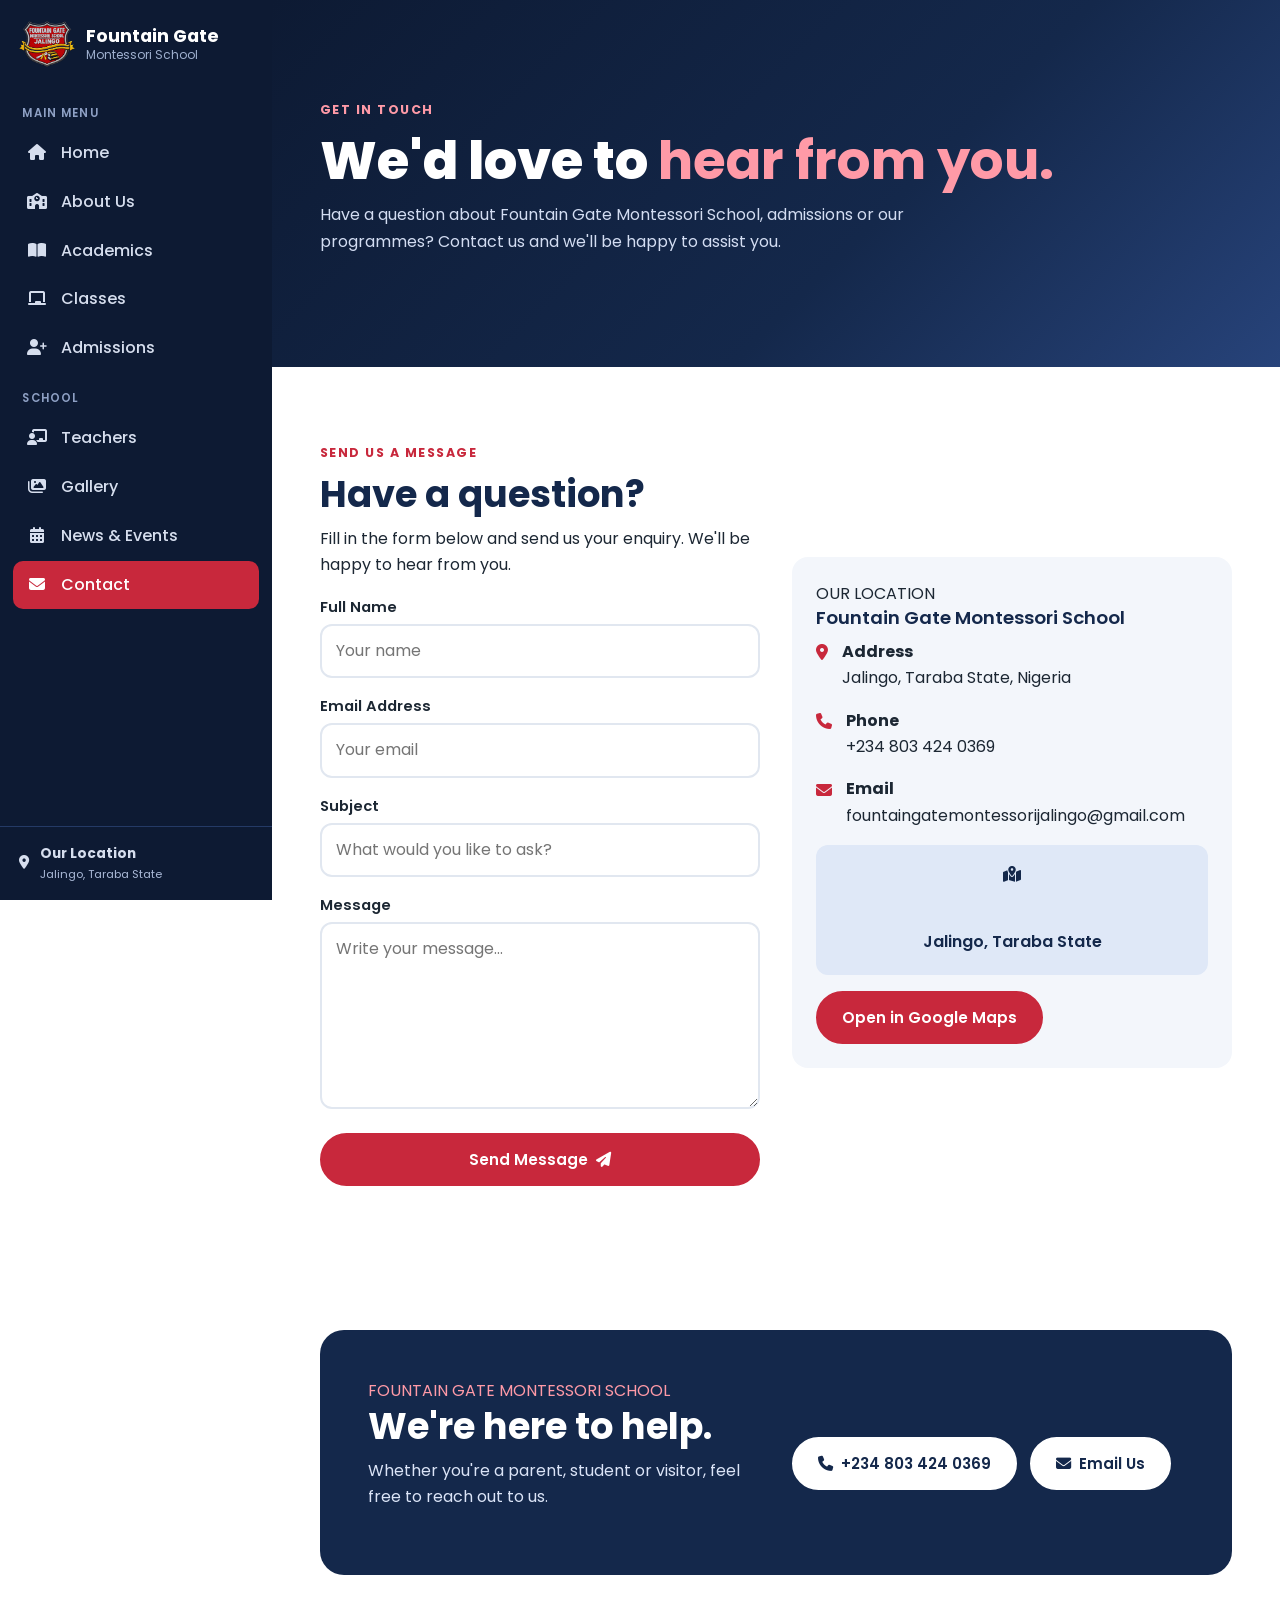
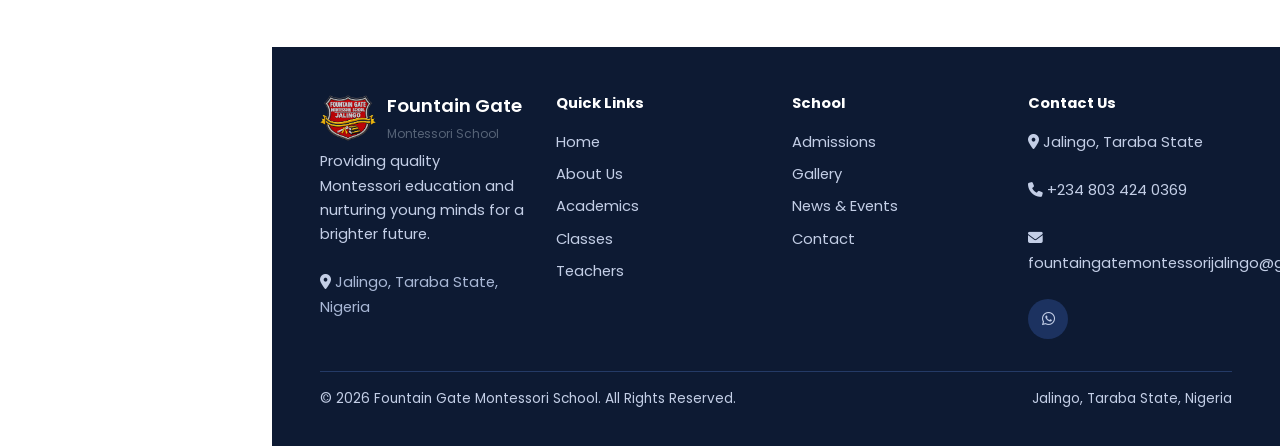
<file: contact.html>
<!DOCTYPE html>
<html lang="en">
<head>
    <meta charset="UTF-8">
    <meta name="viewport" content="width=device-width, initial-scale=1.0">

    <title>Contact Us | Fountain Gate Montessori School</title>

    <meta name="description" content="Contact Us: Fountain Gate Montessori School, Jalingo, Taraba State, Nigeria.">
<link rel="stylesheet" href="css/style.css">
<link rel="stylesheet" href="https://cdnjs.cloudflare.com/ajax/libs/font-awesome/6.5.2/css/all.min.css">
<link href="https://fonts.googleapis.com/css2?family=Poppins:wght@400;500;600;700;800&display=swap" rel="stylesheet">
<link rel="icon" href="images/favicon.ico" sizes="any">
<link rel="icon" type="image/png" sizes="32x32" href="images/favicon-32.png">
<link rel="apple-touch-icon" href="images/apple-touch-icon.png">
<meta name="theme-color" content="#0d1a33">
</head>

<body>
<a class="skip" href="#main">Skip to main content</a>

<!-- =====================================================
     MOBILE HEADER
===================================================== -->

<header class="mobile-header">

    <div class="mobile-logo">

        <div class="logo-box"><img src="images/logo.png" alt="" width="54" height="45"></div>

        <div class="mobile-logo-text">
            <strong>Fountain Gate</strong>
            <span>Montessori School</span>
        </div>

    </div>

    <button type="button" class="menu-btn" id="menuBtn" aria-label="Open menu" aria-expanded="false" aria-controls="sidebar">
        <i class="fa-solid fa-bars"></i>
    </button>

</header>


<!-- =====================================================
     SIDEBAR
===================================================== -->

<aside class="sidebar" id="sidebar">

    <div class="sidebar-logo">

        <div class="sidebar-logo-icon"><img src="images/logo.png" alt="" width="54" height="45"></div>

        <div class="sidebar-logo-text">
            <h2>Fountain Gate</h2>
            <span>Montessori School</span>
        </div>

    </div>


    <nav class="sidebar-nav">

        <div class="nav-title">
            Main Menu
        </div>

        <a href="index.html" class="nav-item">
            <span class="nav-icon">
                <i class="fa-solid fa-house"></i>
            </span>
            <span>Home</span>
        </a>

        <a href="about.html" class="nav-item">
            <span class="nav-icon">
                <i class="fa-solid fa-school"></i>
            </span>
            <span>About Us</span>
        </a>

        <a href="academics.html" class="nav-item">
            <span class="nav-icon">
                <i class="fa-solid fa-book-open"></i>
            </span>
            <span>Academics</span>
        </a>

        <a href="classes.html" class="nav-item">
            <span class="nav-icon">
                <i class="fa-solid fa-chalkboard"></i>
            </span>
            <span>Classes</span>
        </a>

        <a href="admissions.html" class="nav-item">
            <span class="nav-icon">
                <i class="fa-solid fa-user-plus"></i>
            </span>
            <span>Admissions</span>
        </a>


        <div class="nav-title second-title">
            School
        </div>
        
        <a href="teachers.html" class="nav-item">
            <span class="nav-icon">
                <i class="fa-solid fa-chalkboard-user"></i>
            </span>
            <span>Teachers</span>
        </a>

        <a href="gallery.html" class="nav-item">
            <span class="nav-icon">
                <i class="fa-solid fa-images"></i>
            </span>
            <span>Gallery</span>
        </a>
<a href="news-events.html" class="nav-item"><span class="nav-icon"><i class="fa-solid fa-calendar-days"></i></span><span>News &amp; Events</span></a>


        <a href="contact.html" class="nav-item active">
            <span class="nav-icon">
                <i class="fa-solid fa-envelope"></i>
            </span>
            <span>Contact</span>
        </a>

    </nav>


    <div class="sidebar-bottom">

        <div class="location-box">

            <div class="location-icon">
                <i class="fa-solid fa-location-dot"></i>
            </div>

            <div>
                <strong>Our Location</strong>
                <small>Jalingo, Taraba State</small>
            </div>

        </div>

    </div>

</aside>

<div class="overlay" id="overlay"></div>


<!-- =====================================================
     MAIN
===================================================== -->

<main class="main-content" id="main">


<!-- =====================================================
     HERO
===================================================== -->

<section class="contact-hero">

    <div class="contact-hero-content">

        <span>
            GET IN TOUCH
        </span>

        <h1>
            We'd love to
            <strong>hear from you.</strong>
        </h1>

        <p>
            Have a question about Fountain Gate Montessori
            School, admissions or our programmes? Contact
            us and we'll be happy to assist you.
        </p>

    </div>

</section>


<!-- =====================================================
     CONTACT FORM + LOCATION
===================================================== -->

<section class="message-section">

    <div class="message-container">


        <!-- MESSAGE -->

        <div class="message-content">

            <span>
                SEND US A MESSAGE
            </span>

            <h2>
                Have a question?
            </h2>

            <p>
                Fill in the form below and send us your
                enquiry. We'll be happy to hear from you.
            </p>


            <form class="contact-form" id="contactForm" data-form="contact" data-subject="Website enquiry" novalidate>
<input type="text" name="_honey" value="" tabindex="-1" autocomplete="off" aria-hidden="true" style="position:absolute;left:-9999px">

                <div class="form-row">

                    <div class="form-group">

                        <label for="name">
                            Full Name
                        </label>

                        <input
                            type="text"
                            id="name"
                            name="name"
                            placeholder="Your name"
                            required>

                    </div>


                    <div class="form-group">

                        <label for="email">
                            Email Address
                        </label>

                        <input
                            type="email"
                            id="email"
                            name="email"
                            placeholder="Your email"
                            required>

                    </div>

                </div>


                <div class="form-group">

                    <label for="subject">
                        Subject
                    </label>

                    <input
                        type="text"
                        id="subject"
                        name="subject"
                        placeholder="What would you like to ask?">

                </div>


                <div class="form-group">

                    <label for="message">
                        Message
                    </label>

                    <textarea
                        id="message"
                        name="message"
                        rows="6"
                        placeholder="Write your message..."
                        required></textarea>

                </div>


                <button type="submit" class="send-button">

                    Send Message

                    <i class="fa-solid fa-paper-plane"></i>

                </button>

            </form>

        </div>


        <!-- LOCATION -->

        <div class="location-content" id="location">

            <div class="location-box-large">

                <div class="location-header">

                    <span>
                        OUR LOCATION
                    </span>

                    <h3>
                        Fountain Gate Montessori School
                    </h3>

                </div>


                <div class="location-details">

                    <div>
                        <i class="fa-solid fa-location-dot"></i>

                        <div>
                            <strong>
                                Address
                            </strong>

                            <p>
                                Jalingo, Taraba State,
                                Nigeria
                            </p>
                        </div>
                    </div>


                    <div>
                        <i class="fa-solid fa-phone"></i>

                        <div>
                            <strong>
                                Phone
                            </strong>

                            <p>
                                +234 803 424 0369
                            </p>
                        </div>
                    </div>


                    <div>
                        <i class="fa-solid fa-envelope"></i>

                        <div>
                            <strong>
                                Email
                            </strong>

                            <p>
                                fountaingatemontessorijalingo@gmail.com
                            </p>
                        </div>
                    </div>

                </div>


                <div class="location-placeholder">

                    <i class="fa-solid fa-map-location-dot"></i>

                    <span>
                        Jalingo, Taraba State
                    </span>

                </div>
<a class="map-btn" target="_blank" rel="noopener" href="https://www.google.com/maps/search/?api=1&query=Fountain+Gate+Montessori+School+Jalingo+Taraba+State">Open in Google Maps</a>

            </div>

        </div>

    </div>

</section>


<!-- =====================================================
     QUICK CONTACT
===================================================== -->

<section class="quick-contact">

    <div class="quick-contact-container">

        <div>

            <span>
                FOUNTAIN GATE MONTESSORI SCHOOL
            </span>

            <h2>
                We're here to help.
            </h2>

            <p>
                Whether you're a parent, student or visitor,
                feel free to reach out to us.
            </p>

        </div>


        <div class="quick-actions">

            <a
                href="tel:+2348034240369"
                class="quick-phone">

                <i class="fa-solid fa-phone"></i>

                +234 803 424 0369

            </a>


            <a
                href="mailto:fountaingatemontessorijalingo@gmail.com"
                class="quick-email">

                <i class="fa-solid fa-envelope"></i>

                Email Us

            </a>

        </div>

    </div>

</section>


<!-- =====================================================
     FOOTER
===================================================== -->

<footer class="site-footer">

    <div class="footer-container">


        <div class="footer-column footer-about">

            <div class="footer-logo">

                <div class="footer-logo-icon"><img src="images/logo.png" alt="" width="54" height="45"></div>

                <div>
                    <h3>
                        Fountain Gate
                    </h3>

                    <span>
                        Montessori School
                    </span>
                </div>

            </div>

            <p>
                Providing quality Montessori education
                and nurturing young minds for a brighter
                future.
            </p>

            <div class="footer-location">

                <i class="fa-solid fa-location-dot"></i>

                <span>
                    Jalingo, Taraba State, Nigeria
                </span>

            </div>

        </div>


        <div class="footer-column">

            <h4>
                Quick Links
            </h4>

            <a href="index.html">
                Home
            </a>

            <a href="about.html">
                About Us
            </a>

            <a href="academics.html">
                Academics
            </a>

            <a href="classes.html">
                Classes
            </a>

            <a href="teachers.html">
                Teachers
            </a>

        </div>


        <div class="footer-column">

            <h4>
                School
            </h4>

            <a href="admissions.html">
                Admissions
            </a>

            <a href="gallery.html">
                Gallery
            </a>

            <a href="news-events.html">
                News & Events
            </a>

            <a href="contact.html">
                Contact
            </a>

        </div>


        <div class="footer-column footer-contact">

            <h4>
                Contact Us
            </h4>

            <p>
                <i class="fa-solid fa-location-dot"></i>
                Jalingo, Taraba State
            </p>

            <p>
                <i class="fa-solid fa-phone"></i>

                <a href="tel:+2348034240369">
                    +234 803 424 0369
                </a>
            </p>

            <p>
                <i class="fa-solid fa-envelope"></i>

                <a href="mailto:fountaingatemontessorijalingo@gmail.com">
                    fountaingatemontessorijalingo@gmail.com
                </a>
            </p>

            <div class="footer-socials">

                <a href="https://wa.me/2348034240369" target="_blank" rel="noopener" aria-label="Chat on WhatsApp">
                    <i class="fa-brands fa-whatsapp"></i>
                </a>

            </div>

        </div>

    </div>


    <div class="footer-bottom">

        <p>
            © 2026 Fountain Gate Montessori School.
            All Rights Reserved.
        </p>

        <p>
            Jalingo, Taraba State, Nigeria
        </p>

    </div>

</footer>

</main>


<script src="js/script.js"></script>
</body>
</html>
</file>
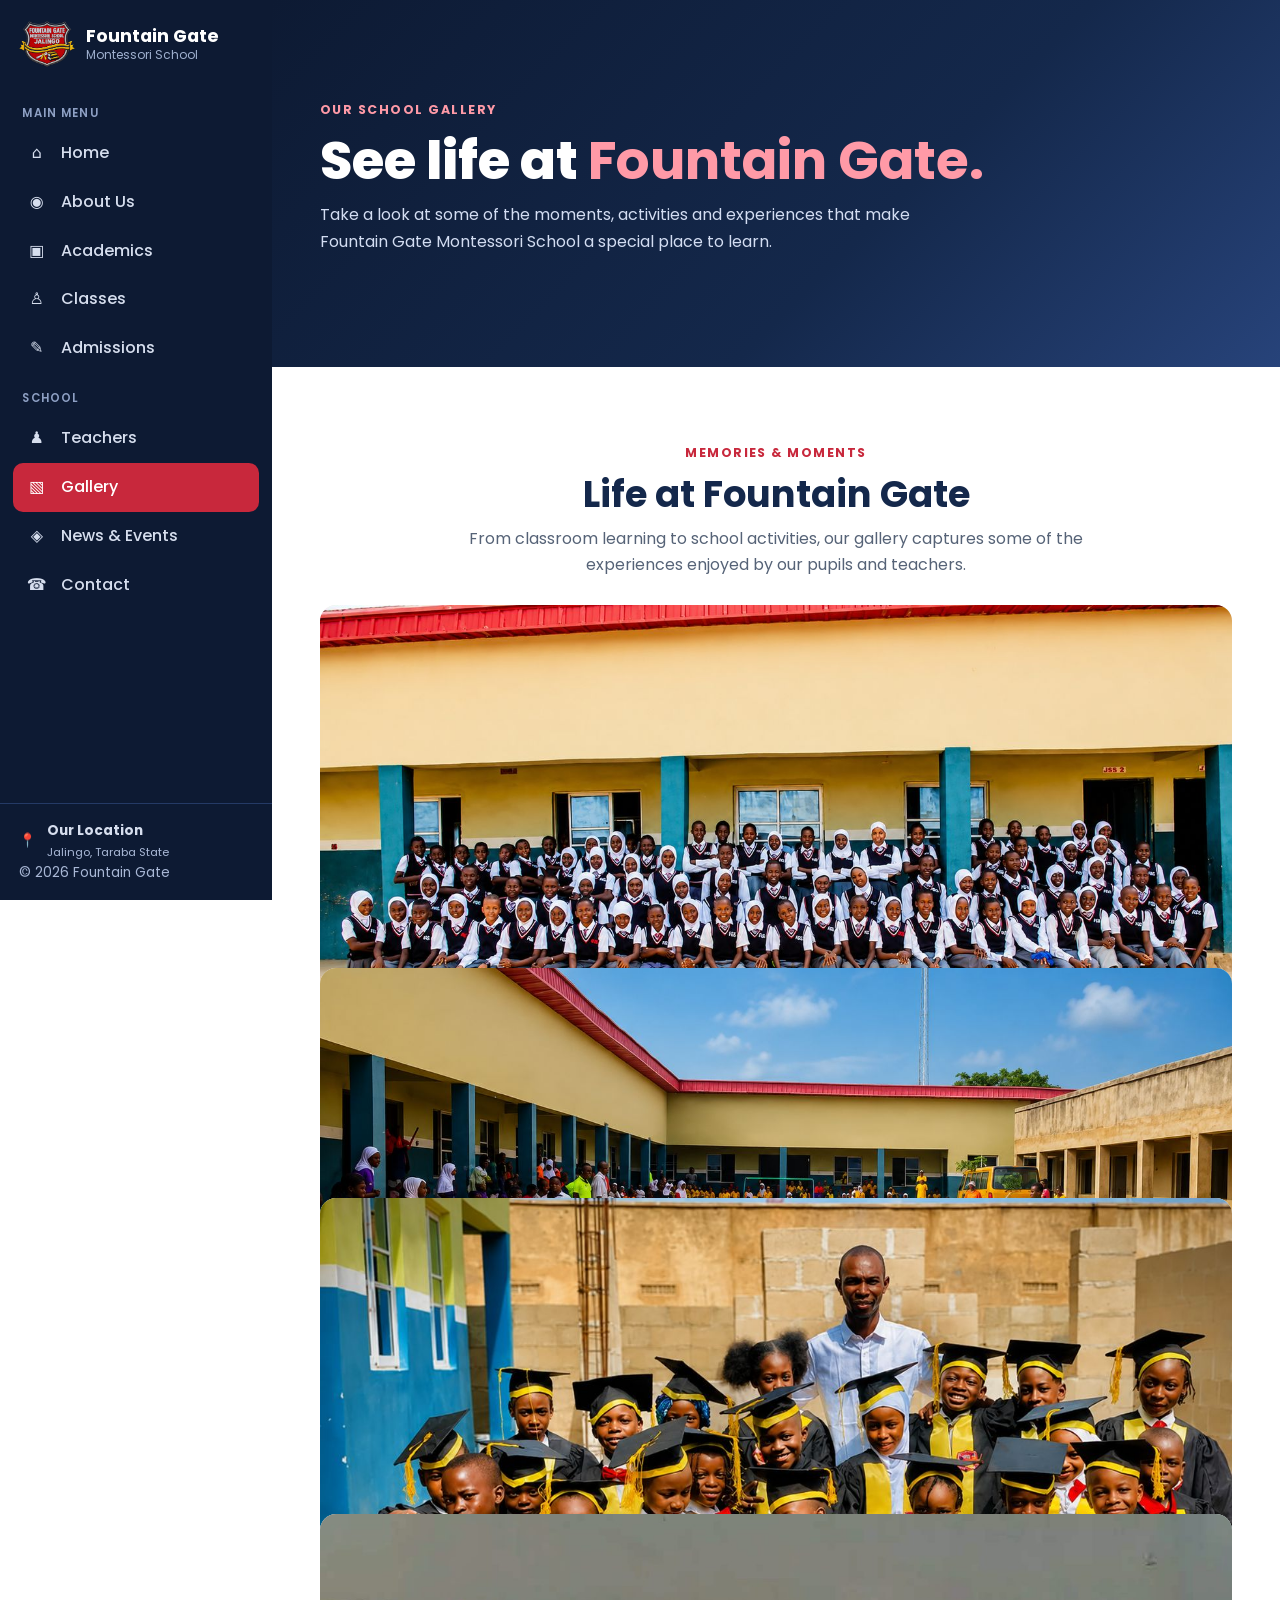
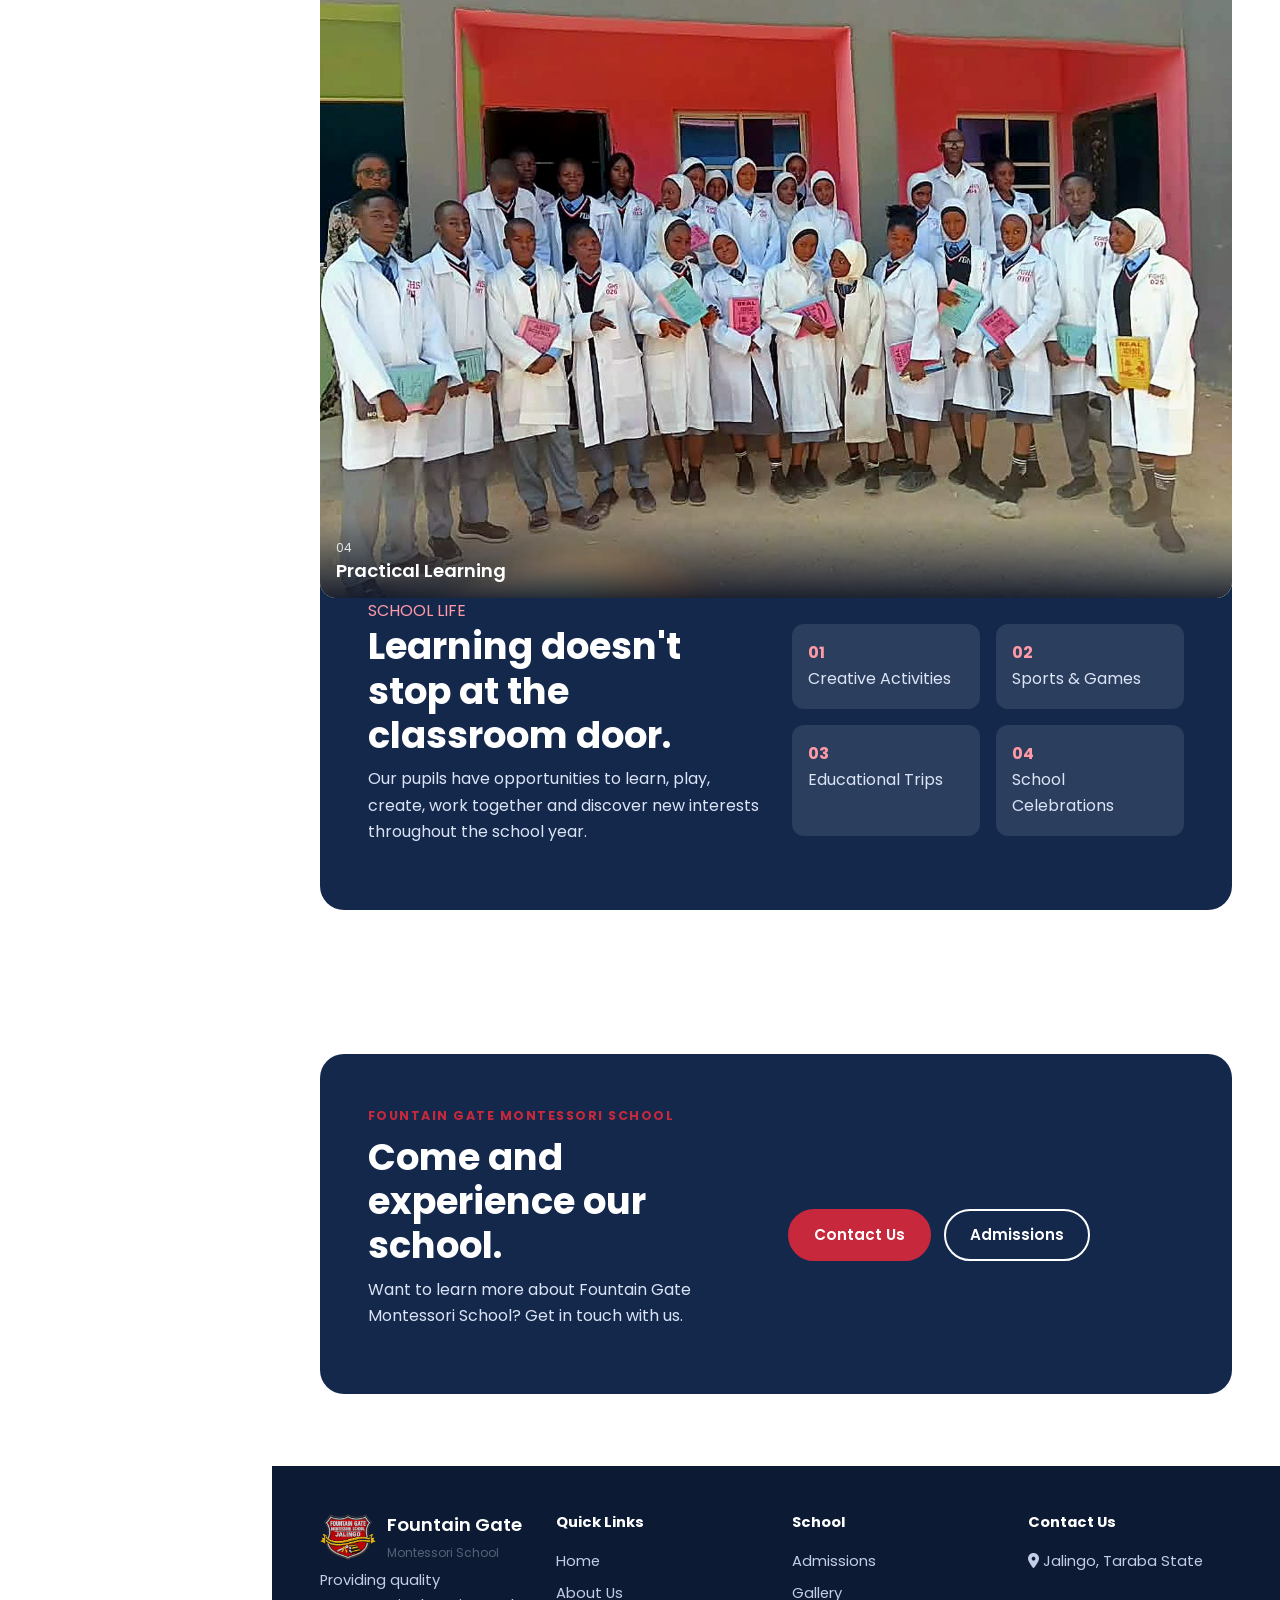
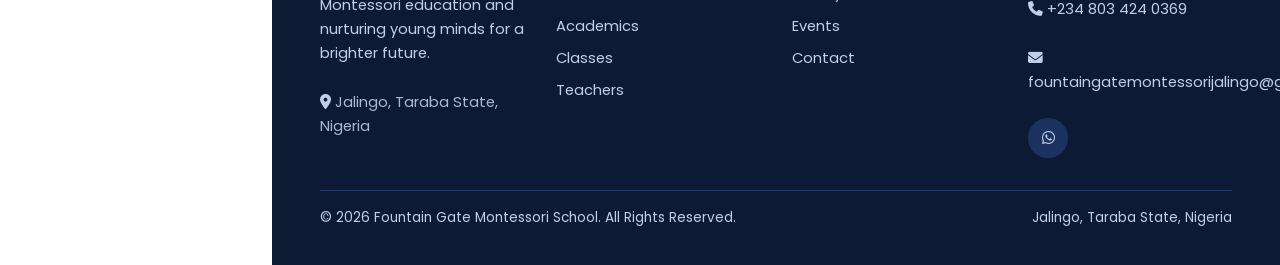
<file: gallery.html>
<!DOCTYPE html>
<html lang="en">
<head>
    <meta charset="UTF-8">
    <meta name="viewport" content="width=device-width, initial-scale=1.0">

    <title>Gallery | Fountain Gate Montessori School</title>

    <meta name="description" content="Gallery: Fountain Gate Montessori School, Jalingo, Taraba State, Nigeria.">
<link rel="stylesheet" href="css/style.css">
<link rel="stylesheet" href="https://cdnjs.cloudflare.com/ajax/libs/font-awesome/6.5.2/css/all.min.css">
<link href="https://fonts.googleapis.com/css2?family=Poppins:wght@400;500;600;700;800&display=swap" rel="stylesheet">
<link rel="icon" href="images/favicon.ico" sizes="any">
<link rel="icon" type="image/png" sizes="32x32" href="images/favicon-32.png">
<link rel="apple-touch-icon" href="images/apple-touch-icon.png">
<meta name="theme-color" content="#0d1a33">
</head>

<body>
<a class="skip" href="#main">Skip to main content</a>

<!-- =====================================================
     MOBILE HEADER
===================================================== -->

<header class="mobile-header">

    <div class="mobile-logo">

        <div class="logo-box"><img src="images/logo.png" alt="" width="54" height="45"></div>

        <div class="mobile-logo-text">
            <strong>Fountain Gate</strong>
            <span>Montessori School</span>
        </div>

    </div>

    <button type="button" class="menu-btn" id="menuBtn" aria-label="Open menu" aria-expanded="false" aria-controls="sidebar">
        <i class="fa-solid fa-bars"></i>
    </button>

</header>


<!-- =====================================================
     SIDEBAR
===================================================== -->

<aside class="sidebar" id="sidebar">

    <div class="sidebar-logo">

        <div class="sidebar-logo-icon"><img src="images/logo.png" alt="" width="54" height="45"></div>

        <div>
            <h2>Fountain Gate</h2>
            <span>Montessori School</span>
        </div>

    </div>


    <nav class="sidebar-nav">

        <p class="nav-title">MAIN MENU</p>

        <a href="index.html" class="nav-item">
            <span class="nav-icon">⌂</span>
            Home
        </a>

        <a href="about.html" class="nav-item">
            <span class="nav-icon">◉</span>
            <span>About Us</span>
        </a>

        <a href="academics.html" class="nav-item">
            <span class="nav-icon">▣</span>
            <span>Academics</span>
        </a>

        <a href="classes.html" class="nav-item">
            <span class="nav-icon">♙</span>
            <span>Classes</span>
        </a>

        <a href="admissions.html" class="nav-item">
            <span class="nav-icon">✎</span>
            <span>Admissions</span>
        </a>


        <p class="nav-title second-title">SCHOOL</p>

        <a href="teachers.html" class="nav-item">
            <span class="nav-icon">♟</span>
            <span>Teachers</span>
        </a>

        <a href="gallery.html" class="nav-item active">
            <span class="nav-icon">▧</span>
            <span>Gallery</span>
        </a>
<a href="news-events.html" class="nav-item"><span class="nav-icon">◈</span><span>News &amp; Events</span></a>


        <a href="contact.html" class="nav-item">
            <span class="nav-icon">☎</span>
            <span>Contact</span>
        </a>

    </nav>


    <div class="sidebar-bottom">

        <div class="location-box">

            <span class="location-icon">📍</span>

            <div>
                <strong>Our Location</strong>
                <small>Jalingo, Taraba State</small>
            </div>

        </div>

        <div class="sidebar-year">
            © 2026 Fountain Gate
        </div>

    </div>

</aside>

<div class="overlay" id="overlay"></div>


<!-- =====================================================
     MAIN CONTENT
===================================================== -->

<main class="main-content" id="main">


<!-- =====================================================
     GALLERY HERO
===================================================== -->

<section class="gallery-hero">

    <div class="gallery-hero-content">

        <span>OUR SCHOOL GALLERY</span>

        <h1>
            See life at
            <strong>Fountain Gate.</strong>
        </h1>

        <p>
            Take a look at some of the moments, activities
            and experiences that make Fountain Gate
            Montessori School a special place to learn.
        </p>

    </div>

</section>


<!-- =====================================================
     GALLERY INTRO
===================================================== -->

<section class="gallery-intro">

    <div class="section-heading">

        <span>MEMORIES & MOMENTS</span>

        <h2>
            Life at Fountain Gate
        </h2>

        <p>
            From classroom learning to school activities,
            our gallery captures some of the experiences
            enjoyed by our pupils and teachers.
        </p>

    </div>

</section>


<!-- =====================================================
     GALLERY
===================================================== -->

<section class="gallery-section" id="gallery">

    <div class="gallery-container">


        <!-- IMAGE 1 -->

        <div class="gallery-item large">

            <img loading="lazy"
                src="images/school.jpg"
                alt="Pupils of Fountain Gate on the school grounds in front of the school building">

            <div class="gallery-overlay">

                <span>01</span>

                <h3>
                    Our School
                </h3>

                <p>
                    A welcoming environment for learning.
                </p>

            </div>

        </div>


        <!-- IMAGE 2 -->

        <!-- ADD A PHOTO HERE LATER (was: images/classroom.jpg). Re-add this block with a real photo:
<div class="gallery-item">

            <img loading="lazy"
                src="images/classroom.jpg"
                alt="Classroom">

            <div class="gallery-overlay">

                <span>02</span>

                <h3>
                    Classroom Learning
                </h3>

            </div>

        </div>
-->


        <!-- IMAGE 3 -->

        <!-- ADD A PHOTO HERE LATER (was: images/stuents.png). Re-add this block with a real photo:
<div class="gallery-item">

            <img loading="lazy"
                src="images/stuents.png"
                alt="Students">
                
            <div class="gallery-overlay">

                <span>03</span>

                <h3>
                    Our Students
                </h3>

            </div>

        </div>
-->


        <!-- IMAGE 4 -->

        <!-- ADD A PHOTO HERE LATER (was: images/library.jpg). Re-add this block with a real photo:
<div class="gallery-item">

            <img loading="lazy"
                src="images/library.jpg"
                alt="School Library">

            <div class="gallery-overlay">

                <span>04</span>

                <h3>
                    School Library
                </h3>

            </div>

        </div>
-->


        <!-- IMAGE 5 -->

        <div class="gallery-item large">

            <img loading="lazy"
                src="images/sports.jpg"
                alt="Pupils taking part in a sports activity in the school courtyard">

            <div class="gallery-overlay">

                <span>02</span>

                <h3>
                    Sports & Activities
                </h3>

            </div>

        </div>


        <!-- IMAGE 6 -->

        <div class="gallery-item">

            <img loading="lazy"
                src="images/graduation.jpg"
                alt="Pupils in graduation gowns and caps with a teacher">

            <div class="gallery-overlay">

                <span>03</span>

                <h3>
                    Graduation
                </h3>

            </div>

        </div>


        <!-- IMAGE 7 -->

        <div class="gallery-item">

            <img loading="lazy"
                src="images/laboratory.jpg"
                alt="Students in white lab coats holding exercise books outside a classroom">

            <div class="gallery-overlay">

                <span>04</span>

                <h3>
                    Practical Learning
                </h3>

            </div>

        </div>


        <!-- IMAGE 8 -->

        <!-- ADD A PHOTO HERE LATER (was: images/activities.jpg). Re-add this block with a real photo:
<div class="gallery-item">

            <img loading="lazy"
                src="images/activities.jpg"
                alt="School Activities">

            <div class="gallery-overlay">

                <span>08</span>

                <h3>
                    School Activities
                </h3>

            </div>

        </div>
-->

    </div>

</section>


<!-- =====================================================
     SCHOOL LIFE
===================================================== -->

<section class="school-life">

    <div class="school-life-container">

        <div>

            <span>
                SCHOOL LIFE
            </span>

            <h2>
                Learning doesn't stop
                at the classroom door.
            </h2>

            <p>
                Our pupils have opportunities to learn,
                play, create, work together and discover
                new interests throughout the school year.
            </p>

        </div>


        <div class="life-points">

            <div>
                <strong>01</strong>
                <span>Creative Activities</span>
            </div>

            <div>
                <strong>02</strong>
                <span>Sports & Games</span>
            </div>

            <div>
                <strong>03</strong>
                <span>Educational Trips</span>
            </div>

            <div>
                <strong>04</strong>
                <span>School Celebrations</span>
            </div>

        </div>

    </div>

</section>


<!-- =====================================================
     CTA
===================================================== -->

<section class="gallery-cta">

    <div class="gallery-cta-box">

        <div>

            <span>
                FOUNTAIN GATE MONTESSORI SCHOOL
            </span>

            <h2>
                Come and experience
                our school.
            </h2>

            <p>
                Want to learn more about Fountain Gate
                Montessori School? Get in touch with us.
            </p>

        </div>


        <div class="gallery-actions">

            <a href="contact.html" class="gallery-btn">
                Contact Us
            </a>

            <a href="admissions.html" class="gallery-btn-outline">
                Admissions
            </a>

        </div>

    </div>

</section>


<!-- =====================================================
     FOOTER
===================================================== -->

<footer class="site-footer">

    <div class="footer-container">

        <div class="footer-column footer-about">

            <div class="footer-logo">

                <div class="footer-logo-icon"><img src="images/logo.png" alt="" width="54" height="45"></div>

                <div>
                    <h3>Fountain Gate</h3>
                    <span>Montessori School</span>
                </div>

            </div>

            <p>
                Providing quality Montessori education
                and nurturing young minds for a brighter
                future.
            </p>

            <div class="footer-location">

                <i class="fa-solid fa-location-dot"></i>

                <span>
                    Jalingo, Taraba State, Nigeria
                </span>

            </div>

        </div>


        <div class="footer-column">

            <h4>Quick Links</h4>

            <a href="index.html">Home</a>
            <a href="about.html">About Us</a>
            <a href="academics.html">Academics</a>
            <a href="classes.html">Classes</a>
            <a href="teachers.html">Teachers</a>

        </div>


        <div class="footer-column">

            <h4>School</h4>

            <a href="admissions.html">Admissions</a>
            <a href="gallery.html">Gallery</a>
            <a href="news-events.html">Events</a>
            <a href="contact.html">Contact</a>

        </div>


        <div class="footer-column footer-contact">

            <h4>Contact Us</h4>

            <p>
                <i class="fa-solid fa-location-dot"></i>
                Jalingo, Taraba State
            </p>

            <p>
                <i class="fa-solid fa-phone"></i>
                +234 803 424 0369
            </p>

            <p>
                <i class="fa-solid fa-envelope"></i>
                fountaingatemontessorijalingo@gmail.com
            </p>

            <div class="footer-socials">

                <a href="https://wa.me/2348034240369" target="_blank" rel="noopener" aria-label="Chat on WhatsApp">
                    <i class="fa-brands fa-whatsapp"></i>
                </a>

            </div>

        </div>

    </div>


    <div class="footer-bottom">

        <p>
            © 2026 Fountain Gate Montessori School.
            All Rights Reserved.
        </p>

        <p>
            Jalingo, Taraba State, Nigeria
        </p>

    </div>

</footer>

</main>


<script src="js/script.js"></script>
</body>
</html>
</file>
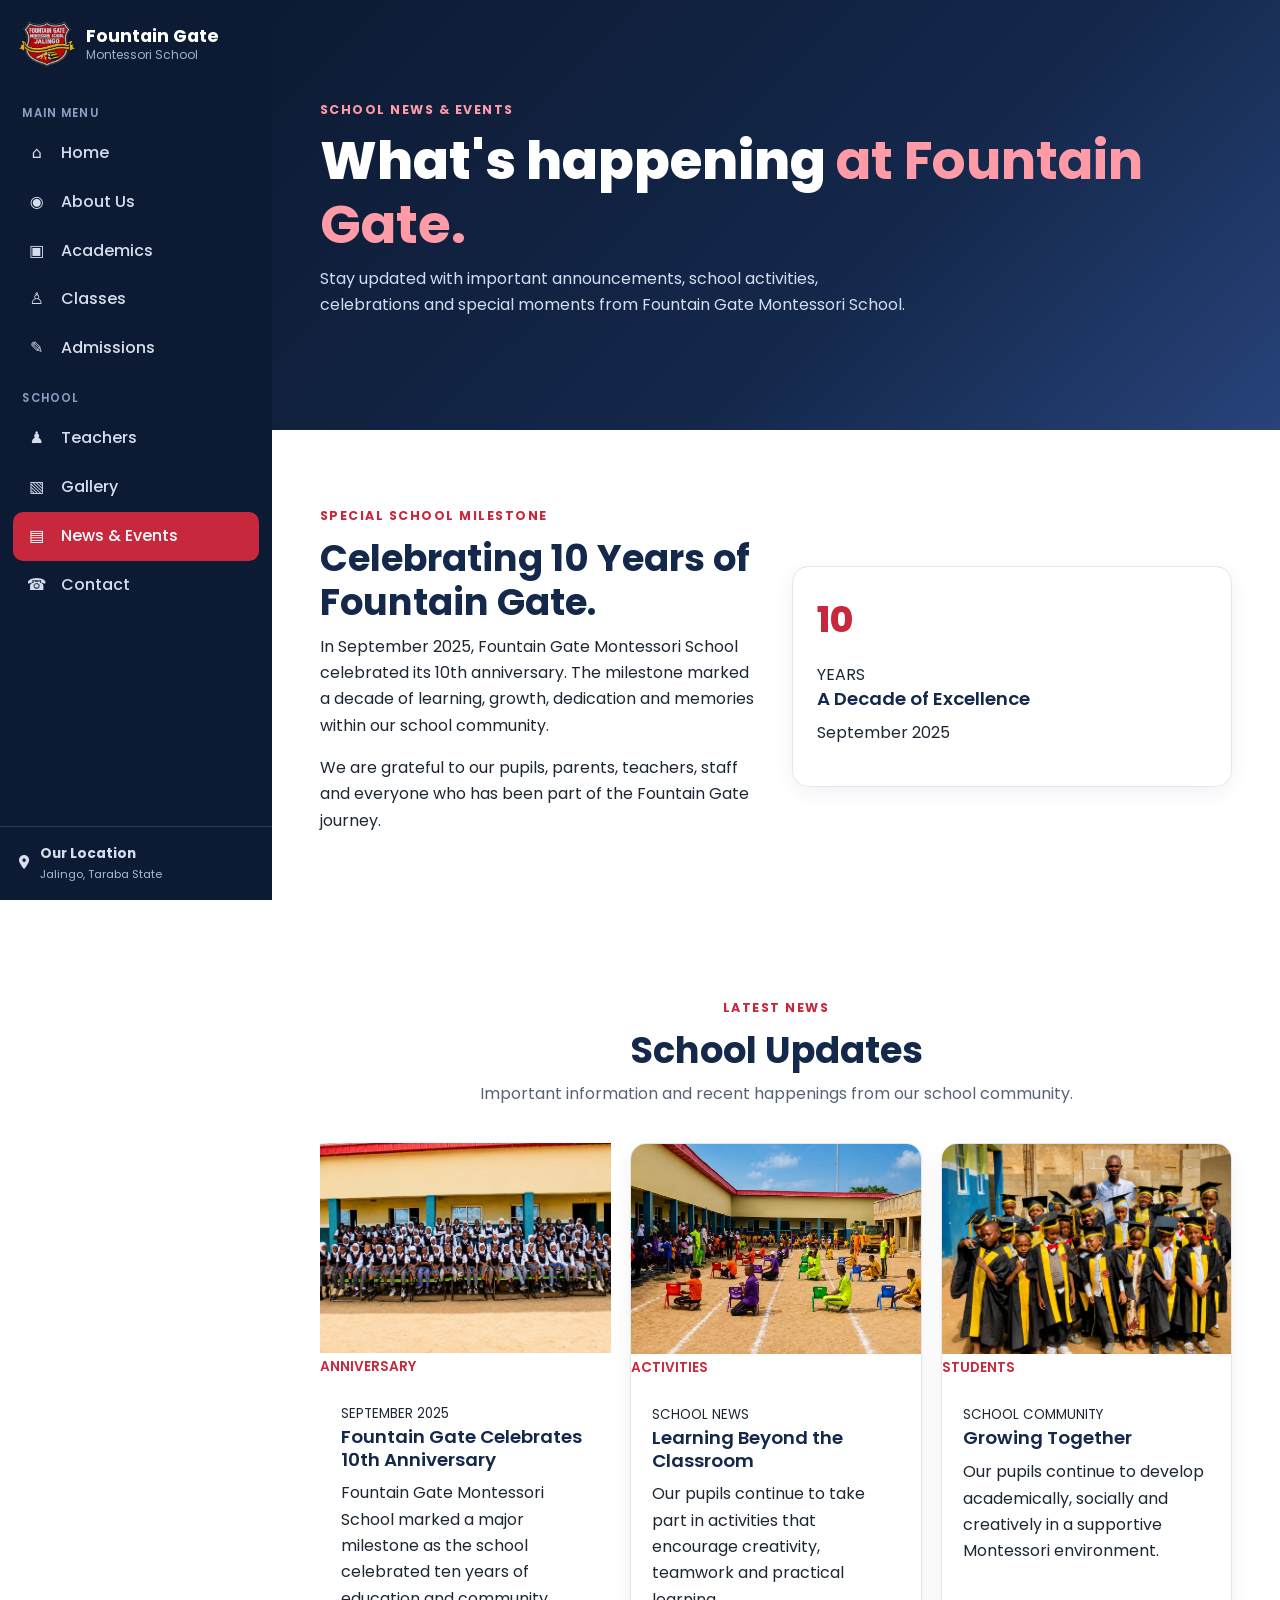
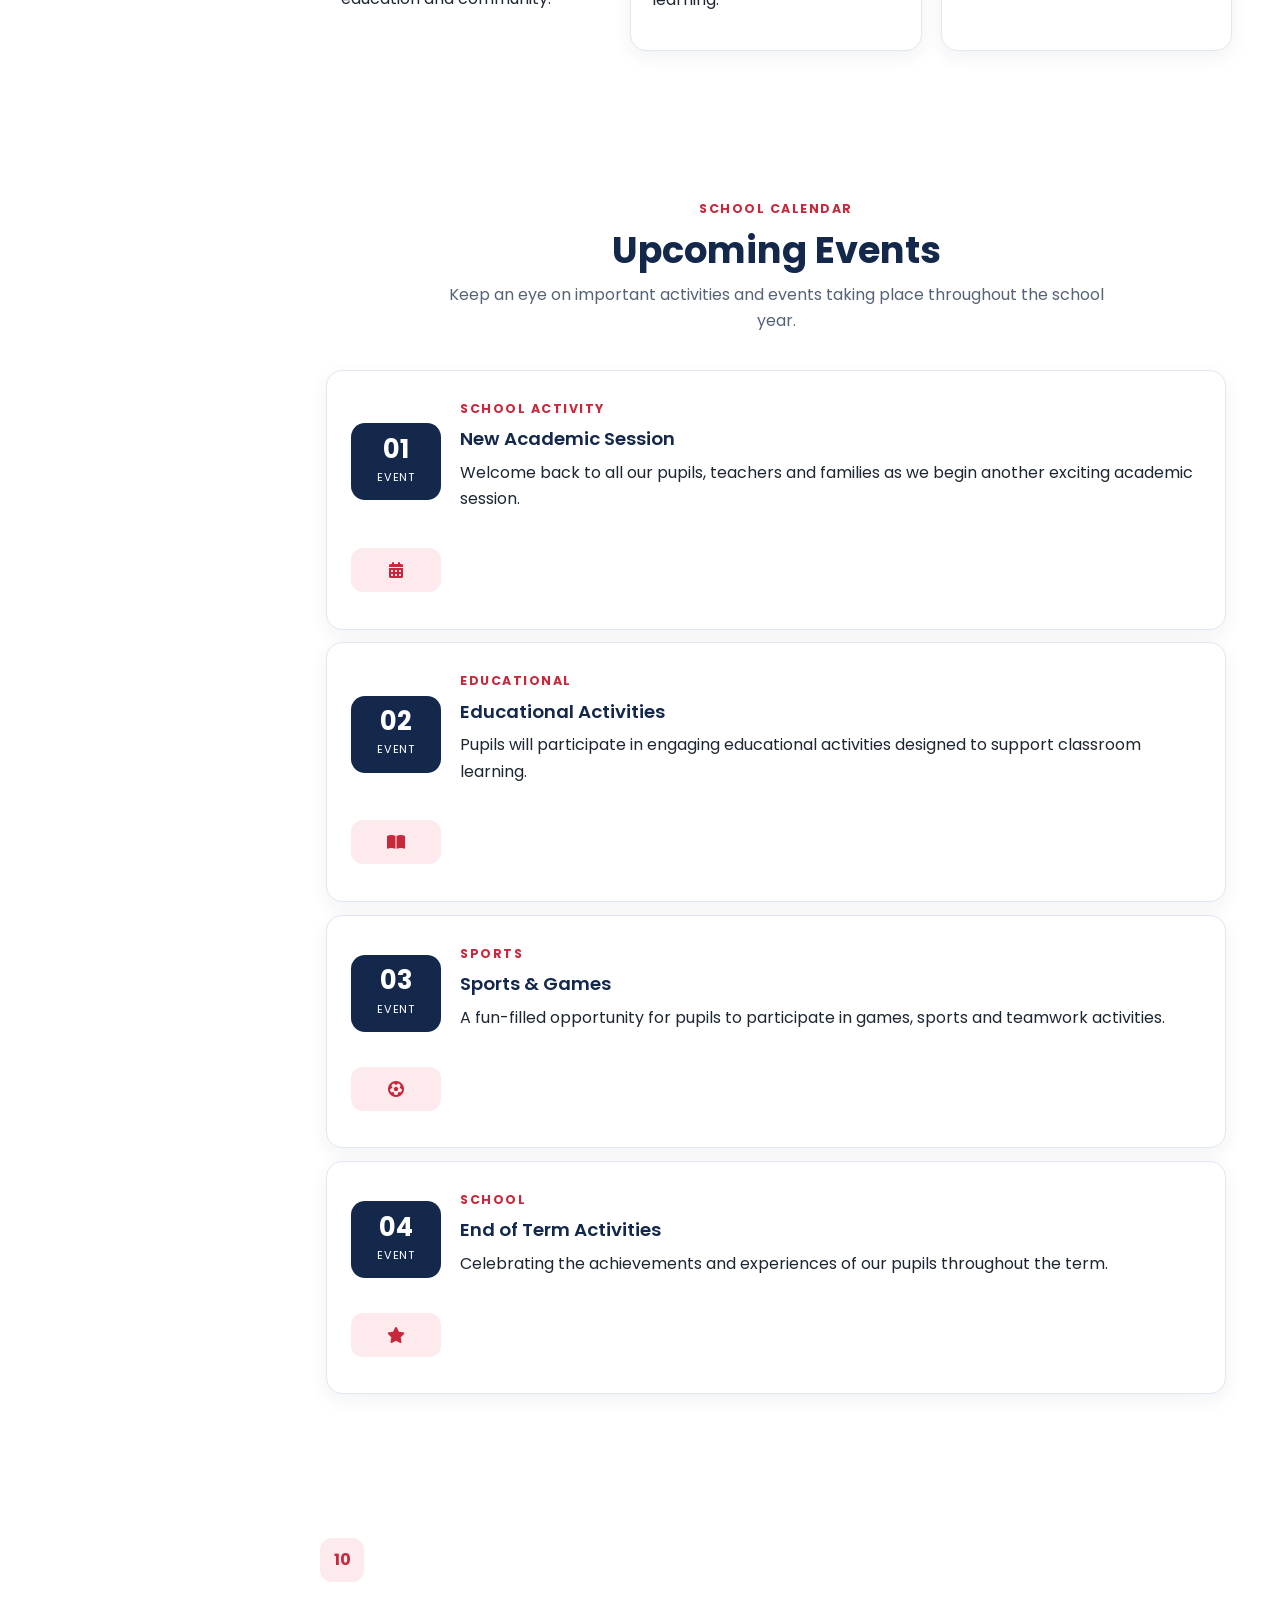
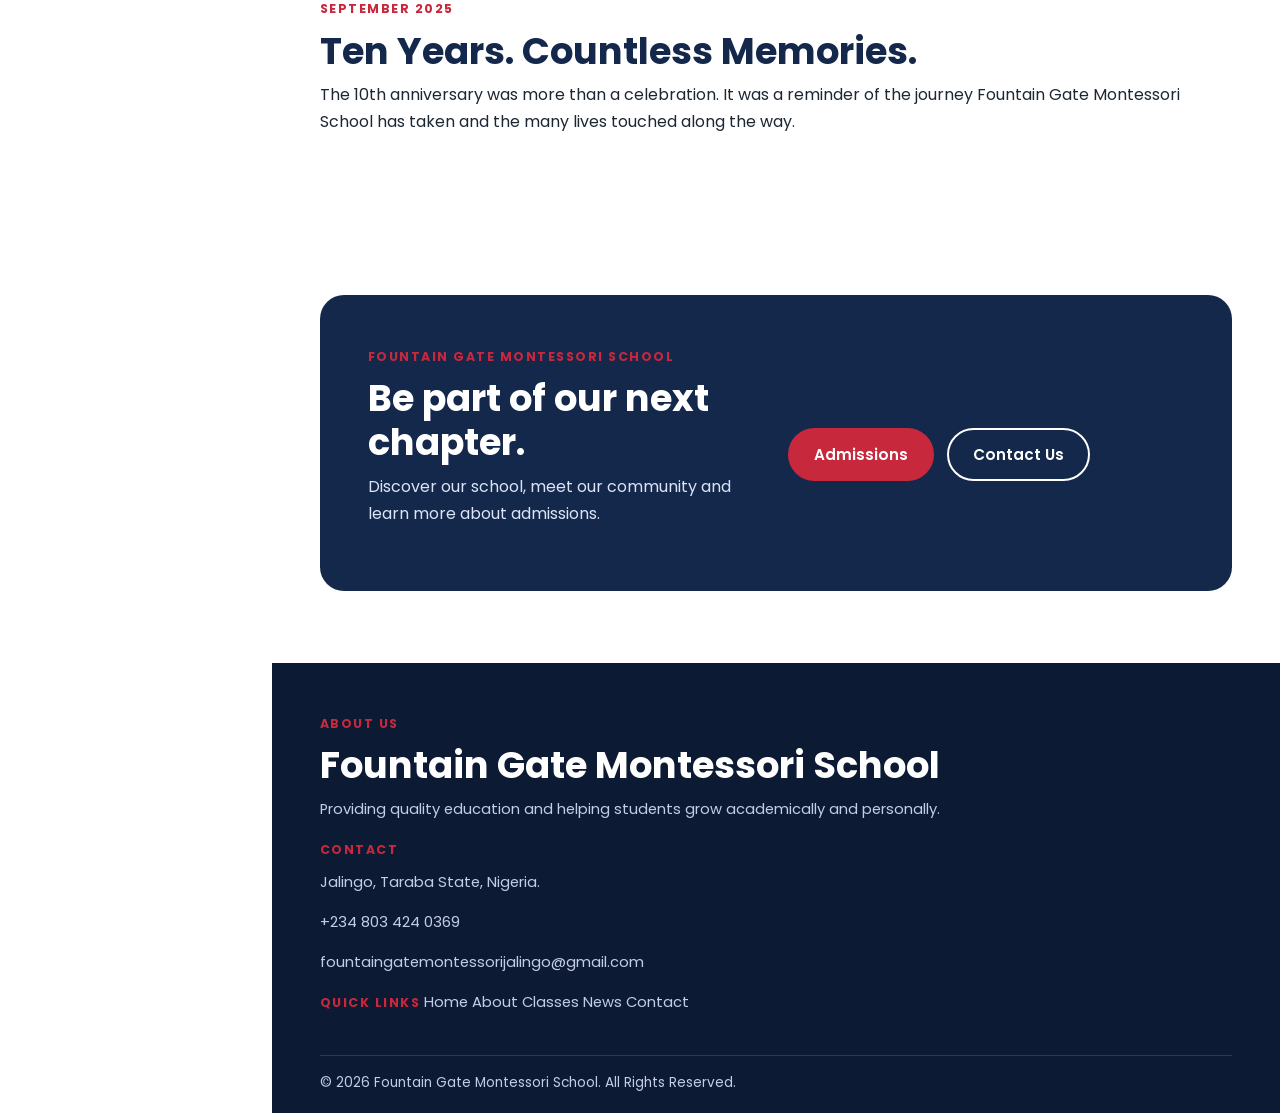
<file: news-events.html>
<!DOCTYPE html>
<html lang="en">
<head>
    <meta charset="UTF-8">
    <meta name="viewport" content="width=device-width, initial-scale=1.0">

    <title>News & Events | Fountain Gate Montessori School</title>

    <!-- FONT AWESOME -->
    <meta name="description" content="News and Events: Fountain Gate Montessori School, Jalingo, Taraba State, Nigeria.">
<link rel="stylesheet" href="css/style.css">
<link rel="stylesheet" href="https://cdnjs.cloudflare.com/ajax/libs/font-awesome/6.5.2/css/all.min.css">
<link href="https://fonts.googleapis.com/css2?family=Poppins:wght@400;500;600;700;800&display=swap" rel="stylesheet">
<link rel="icon" href="images/favicon.ico" sizes="any">
<link rel="icon" type="image/png" sizes="32x32" href="images/favicon-32.png">
<link rel="apple-touch-icon" href="images/apple-touch-icon.png">
<meta name="theme-color" content="#0d1a33">
</head>

<body>
<a class="skip" href="#main">Skip to main content</a>


<!-- =====================================================
     MOBILE HEADER
===================================================== -->

<header class="mobile-header">

    <div class="mobile-logo">

        <div class="logo-box"><img src="images/logo.png" alt="" width="54" height="45"></div>

        <div class="mobile-logo-text">
            <strong>Fountain Gate</strong>
            <span>Montessori School</span>
        </div>

    </div>

    <button type="button" class="menu-btn" id="menuBtn" aria-label="Open menu" aria-expanded="false" aria-controls="sidebar">
        <i class="fa-solid fa-bars"></i>
    </button>

</header>


<!-- =====================================================
     SIDEBAR
===================================================== -->

<aside class="sidebar" id="sidebar">

    <div class="sidebar-logo">

        <div class="sidebar-logo-icon"><img src="images/logo.png" alt="" width="54" height="45"></div>

        <div class="sidebar-logo-text">
            <h2>Fountain Gate</h2>
            <span>Montessori School</span>
        </div>

    </div>


    <nav class="sidebar-nav">

        <p class="nav-title">MAIN MENU</p>

        <a href="index.html" class="nav-item">
            <span class="nav-icon">⌂</span>
            <span>Home</span>
        </a>

        <a href="about.html" class="nav-item">
            <span class="nav-icon">◉</span>
            <span>About Us</span>
        </a>

        <a href="academics.html" class="nav-item">
            <span class="nav-icon">▣</span>
            <span>Academics</span>
        </a>

        <a href="classes.html" class="nav-item">
            <span class="nav-icon">♙</span>
            <span>Classes</span>
        </a>

        <a href="admissions.html" class="nav-item">
            <span class="nav-icon">✎</span>
            <span>Admissions</span>
        </a>


        <p class="nav-title second-title">SCHOOL</p>

        <a href="teachers.html" class="nav-item">
            <span class="nav-icon">♟</span>
            <span>Teachers</span>
        </a>

        <a href="gallery.html" class="nav-item">
            <span class="nav-icon">▧</span>
            <span>Gallery</span>
        </a>

        <a href="news-events.html" class="nav-item active">
            <span class="nav-icon">▤</span>
            <span>News & Events</span>
        </a>

        <a href="contact.html" class="nav-item">
            <span class="nav-icon">☎</span>
            <span>Contact</span>
        </a>

    </nav>


    <!-- SIDEBAR BOTTOM -->

    <div class="sidebar-bottom">

        <div class="location-box">

            <div class="location-icon">
                <i class="fa-solid fa-location-dot"></i>
            </div>

            <div>

                <strong>Our Location</strong>

                <small>
                    Jalingo, Taraba State
                </small>

            </div>

        </div>

    </div>

</aside>


<!-- OVERLAY -->

<div class="overlay" id="overlay"></div>


<!-- =====================================================
     MAIN CONTENT
===================================================== -->

<main class="main-content" id="main">


<!-- =====================================================
     HERO
===================================================== -->

<section class="news-hero">

    <div class="news-hero-content">

        <span>
            SCHOOL NEWS & EVENTS
        </span>

        <h1>
            What's happening
            <strong>at Fountain Gate.</strong>
        </h1>

        <p>
            Stay updated with important announcements,
            school activities, celebrations and special
            moments from Fountain Gate Montessori School.
        </p>

    </div>

</section>


<!-- =====================================================
     ANNIVERSARY FEATURE
===================================================== -->

<section class="anniversary-section">

    <div class="anniversary-container">

        <div class="anniversary-text">

            <span>
                SPECIAL SCHOOL MILESTONE
            </span>

            <h2>
                Celebrating
                <strong>10 Years</strong>
                of Fountain Gate.
            </h2>

            <p>
                In September 2025, Fountain Gate Montessori
                School celebrated its 10th anniversary.
                The milestone marked a decade of learning,
                growth, dedication and memories within our
                school community.
            </p>

            <p>
                We are grateful to our pupils, parents,
                teachers, staff and everyone who has been
                part of the Fountain Gate journey.
            </p>

        </div>


        <div class="anniversary-card">

            <div class="anniversary-number">
                10
            </div>

            <div>

                <span>
                    YEARS
                </span>

                <h3>
                    A Decade of Excellence
                </h3>

                <p>
                    September 2025
                </p>

            </div>

        </div>

    </div>

</section>


<!-- =====================================================
     LATEST NEWS
===================================================== -->

<section class="latest-news">

    <div class="section-heading">

        <span>
            LATEST NEWS
        </span>

        <h2>
            School Updates
        </h2>

        <p>
            Important information and recent happenings
            from our school community.
        </p>

    </div>


    <div class="news-grid">


        <!-- NEWS 1 -->

        <article class="news-card featured-news">

            <div class="news-image">

                <img loading="lazy"
                    src="images/school.jpg"
                    alt="Pupils of Fountain Gate on the school grounds">

                <span class="news-category">
                    ANNIVERSARY
                </span>

            </div>

            <div class="news-content">

                <small>
                    SEPTEMBER 2025
                </small>

                <h3>
                    Fountain Gate Celebrates
                    10th Anniversary
                </h3>

                <p>
                    Fountain Gate Montessori School marked
                    a major milestone as the school celebrated
                    ten years of education and community.
                </p>

                </div>

        </article>


        <!-- NEWS 2 -->

        <article class="news-card">

            <div class="news-image">

                <img loading="lazy"
                    src="images/sports.jpg"
                    alt="Pupils taking part in a school sports activity">

                <span class="news-category">
                    ACTIVITIES
                </span>

            </div>

            <div class="news-content">

                <small>
                    SCHOOL NEWS
                </small>

                <h3>
                    Learning Beyond the Classroom
                </h3>

                <p>
                    Our pupils continue to take part in
                    activities that encourage creativity,
                    teamwork and practical learning.
                </p>

                </div>

        </article>


        <!-- NEWS 3 -->

        <article class="news-card">

            <div class="news-image">

                <img loading="lazy"
                    src="images/graduation.jpg"
                    alt="Pupils in graduation gowns and caps with a teacher">

                <span class="news-category">
                    STUDENTS
                </span>

            </div>

            <div class="news-content">

                <small>
                    SCHOOL COMMUNITY
                </small>

                <h3>
                    Growing Together
                </h3>

                <p>
                    Our pupils continue to develop academically,
                    socially and creatively in a supportive
                    Montessori environment.
                </p>

                </div>

        </article>

    </div>

</section>


<!-- =====================================================
     UPCOMING EVENTS
===================================================== -->

<section class="events-section">

    <div class="section-heading">

        <span>
            SCHOOL CALENDAR
        </span>

        <h2>
            Upcoming Events
        </h2>

        <p>
            Keep an eye on important activities and events
            taking place throughout the school year.
        </p>

    </div>


    <div class="events-list">


        <!-- EVENT 1 -->

        <div class="event-card">

            <div class="event-date">

                <strong>
                    01
                </strong>

                <span>
                    EVENT
                </span>

            </div>

            <div class="event-info">

                <span>
                    SCHOOL ACTIVITY
                </span>

                <h3>
                    New Academic Session
                </h3>

                <p>
                    Welcome back to all our pupils,
                    teachers and families as we begin
                    another exciting academic session.
                </p>

            </div>

            <div class="event-icon">
                <i class="fa-solid fa-calendar-days"></i>
            </div>

        </div>


        <!-- EVENT 2 -->

        <div class="event-card">

            <div class="event-date">

                <strong>
                    02
                </strong>

                <span>
                    EVENT
                </span>

            </div>

            <div class="event-info">

                <span>
                    EDUCATIONAL
                </span>

                <h3>
                    Educational Activities
                </h3>

                <p>
                    Pupils will participate in engaging
                    educational activities designed to
                    support classroom learning.
                </p>

            </div>

            <div class="event-icon">
                <i class="fa-solid fa-book-open"></i>
            </div>

        </div>


        <!-- EVENT 3 -->

        <div class="event-card">

            <div class="event-date">

                <strong>
                    03
                </strong>

                <span>
                    EVENT
                </span>

            </div>

            <div class="event-info">

                <span>
                    SPORTS
                </span>

                <h3>
                    Sports & Games
                </h3>

                <p>
                    A fun-filled opportunity for pupils
                    to participate in games, sports and
                    teamwork activities.
                </p>

            </div>

            <div class="event-icon">
                <i class="fa-solid fa-futbol"></i>
            </div>

        </div>


        <!-- EVENT 4 -->

        <div class="event-card">

            <div class="event-date">

                <strong>
                    04
                </strong>

                <span>
                    EVENT
                </span>

            </div>

            <div class="event-info">

                <span>
                    SCHOOL
                </span>

                <h3>
                    End of Term Activities
                </h3>

                <p>
                    Celebrating the achievements and
                    experiences of our pupils throughout
                    the term.
                </p>

            </div>

            <div class="event-icon">
                <i class="fa-solid fa-star"></i>
            </div>

        </div>

    </div>

</section>


<!-- =====================================================
     ANNIVERSARY MEMORY
===================================================== -->

<section class="anniversary-memory">

    <div class="memory-box">

        <div class="memory-number">
            10
        </div>

        <div class="memory-content">

            <span>
                SEPTEMBER 2025
            </span>

            <h2>
                Ten Years.
                Countless Memories.
            </h2>

            <p>
                The 10th anniversary was more than a
                celebration. It was a reminder of the
                journey Fountain Gate Montessori School
                has taken and the many lives touched
                along the way.
            </p>

        </div>

    </div>

</section>


<!-- =====================================================
     CTA
===================================================== -->

<section class="news-cta">

    <div class="news-cta-box">

        <div>

            <span>
                FOUNTAIN GATE MONTESSORI SCHOOL
            </span>

            <h2>
                Be part of our
                next chapter.
            </h2>

            <p>
                Discover our school, meet our community
                and learn more about admissions.
            </p>

        </div>


        <div class="news-actions">

            <a href="admissions.html" class="news-btn">
                Admissions
            </a>

            <a href="contact.html" class="news-btn-outline">
                Contact Us
            </a>

        </div>

    </div>

</section>


<footer>

    <div class="footer-inner">

        <div>
            <span class="footer-label">ABOUT US</span>

            <h2>Fountain Gate Montessori School</h2>

            <p>
                Providing quality education and helping
                students grow academically and personally.
            </p>
        </div>


        <div>
            <span class="footer-label">CONTACT</span>

            <p>Jalingo, Taraba State, Nigeria.</p>

            <p>+234 803 424 0369</p>

            <p>fountaingatemontessorijalingo@gmail.com</p>
        </div>


        <div>
            <span class="footer-label">QUICK LINKS</span>

            <a href="index.html">Home</a>
            <a href="about.html">About</a>
            <a href="classes.html">Classes</a>
            <a href="news-events.html">News</a>
            <a href="contact.html">Contact</a>
        </div>

    </div>


    <div class="copyright">
        © 2026 Fountain Gate Montessori School. All Rights Reserved.
    </div>

</footer>


</main>


<!-- =====================================================
     JAVASCRIPT
===================================================== -->

<script src="js/script.js"></script>
</body>
</html>
</file>
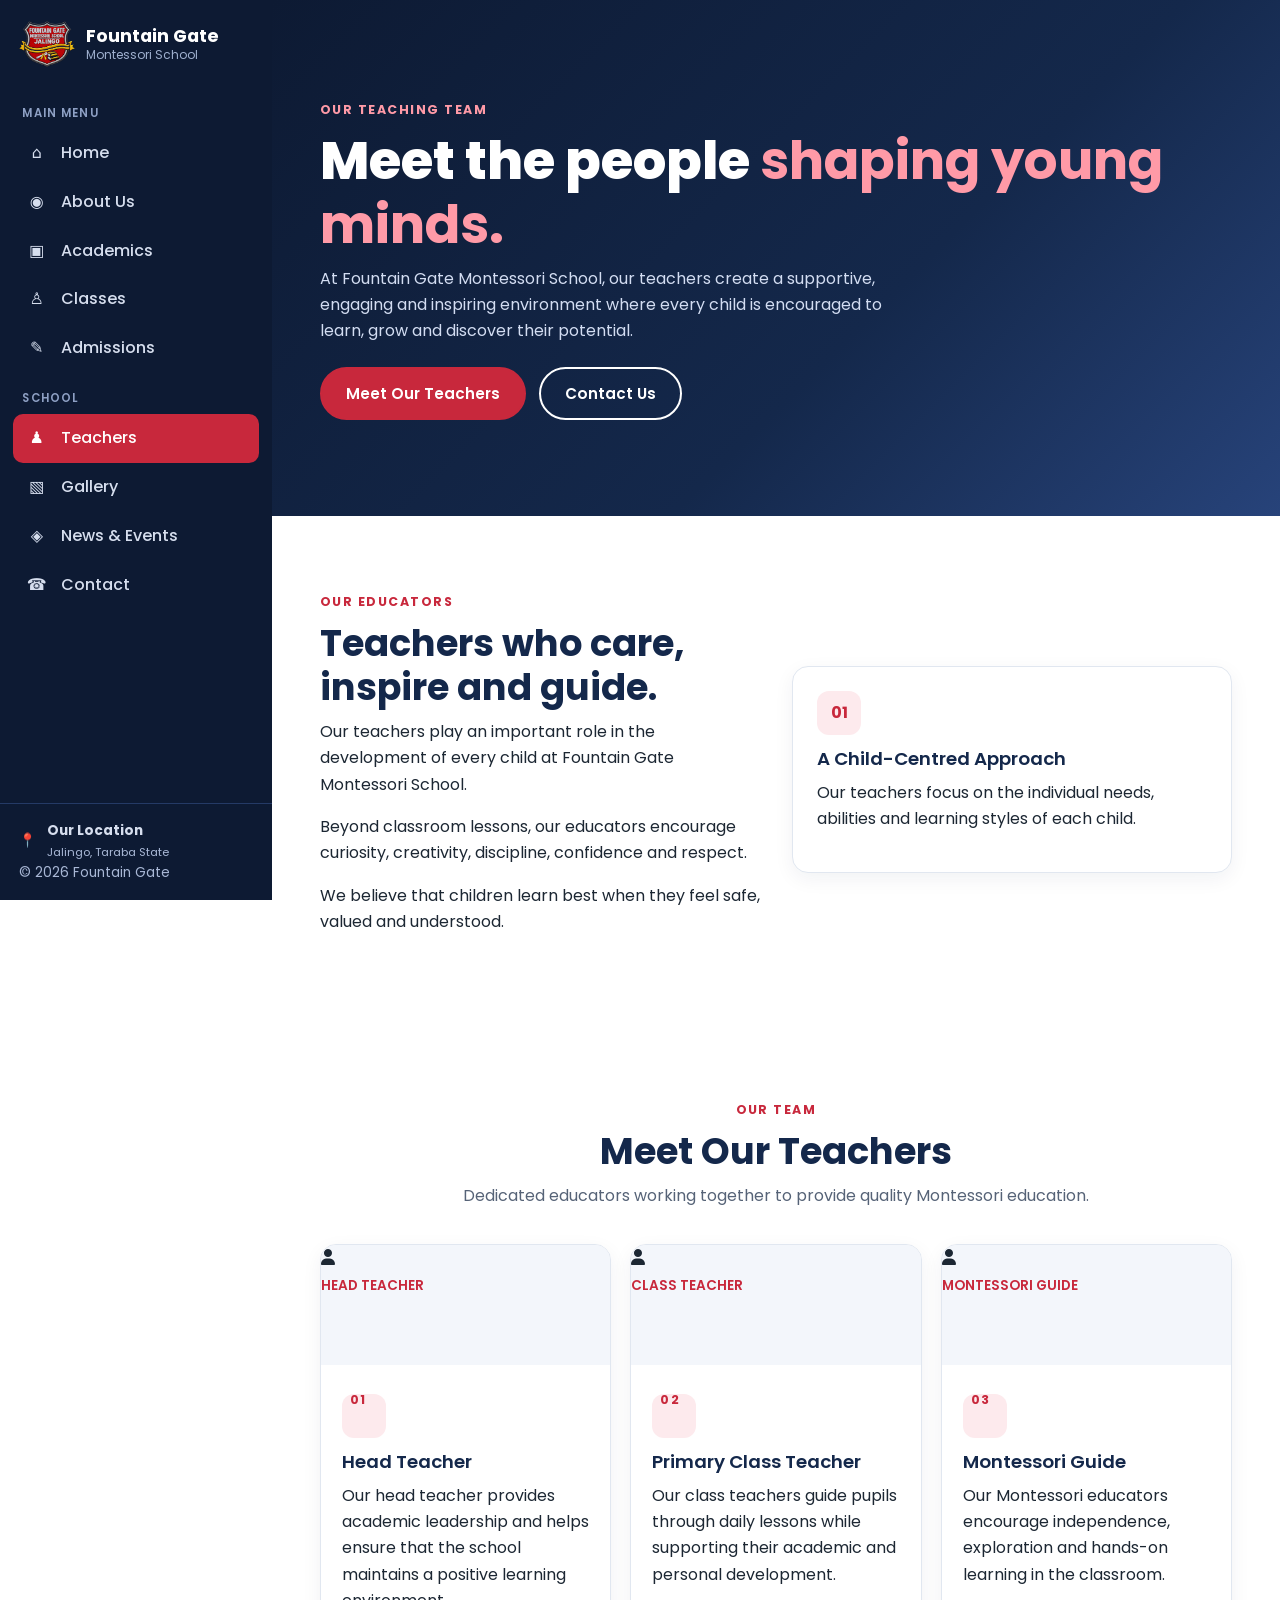
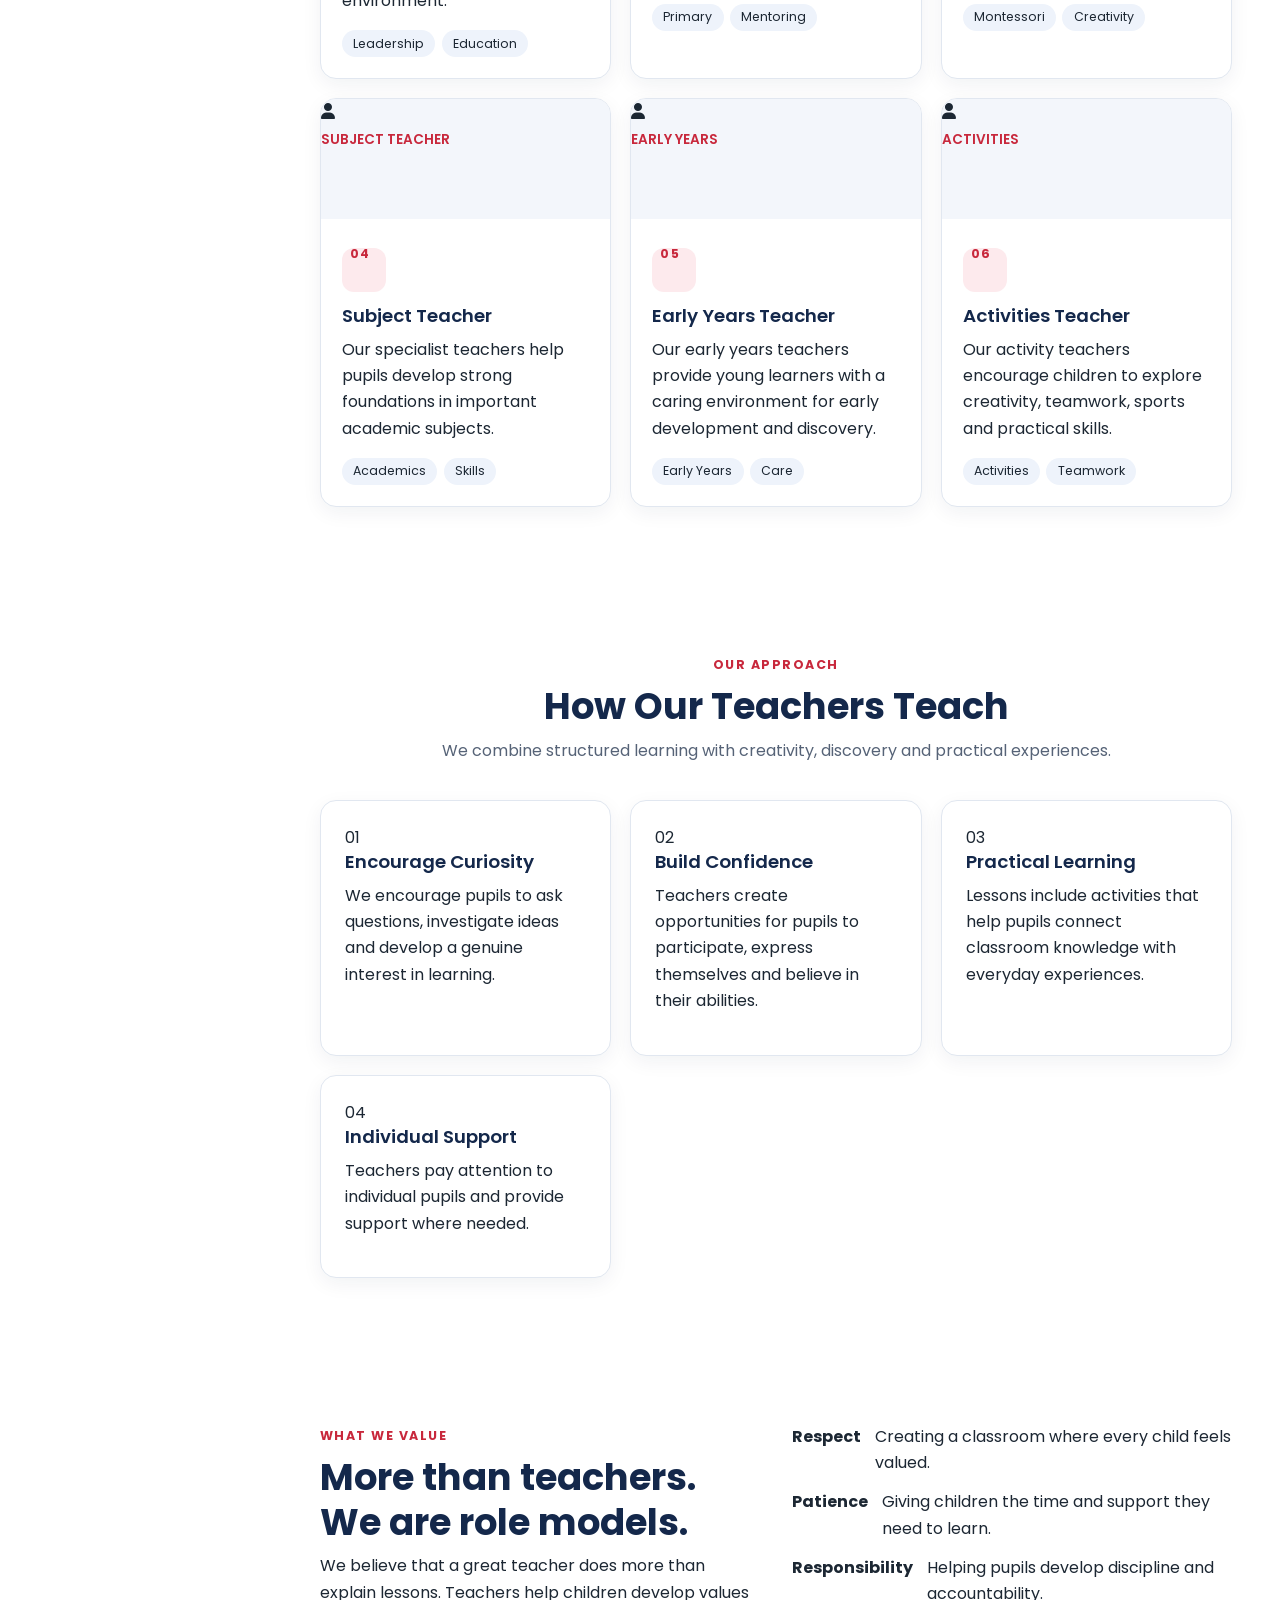
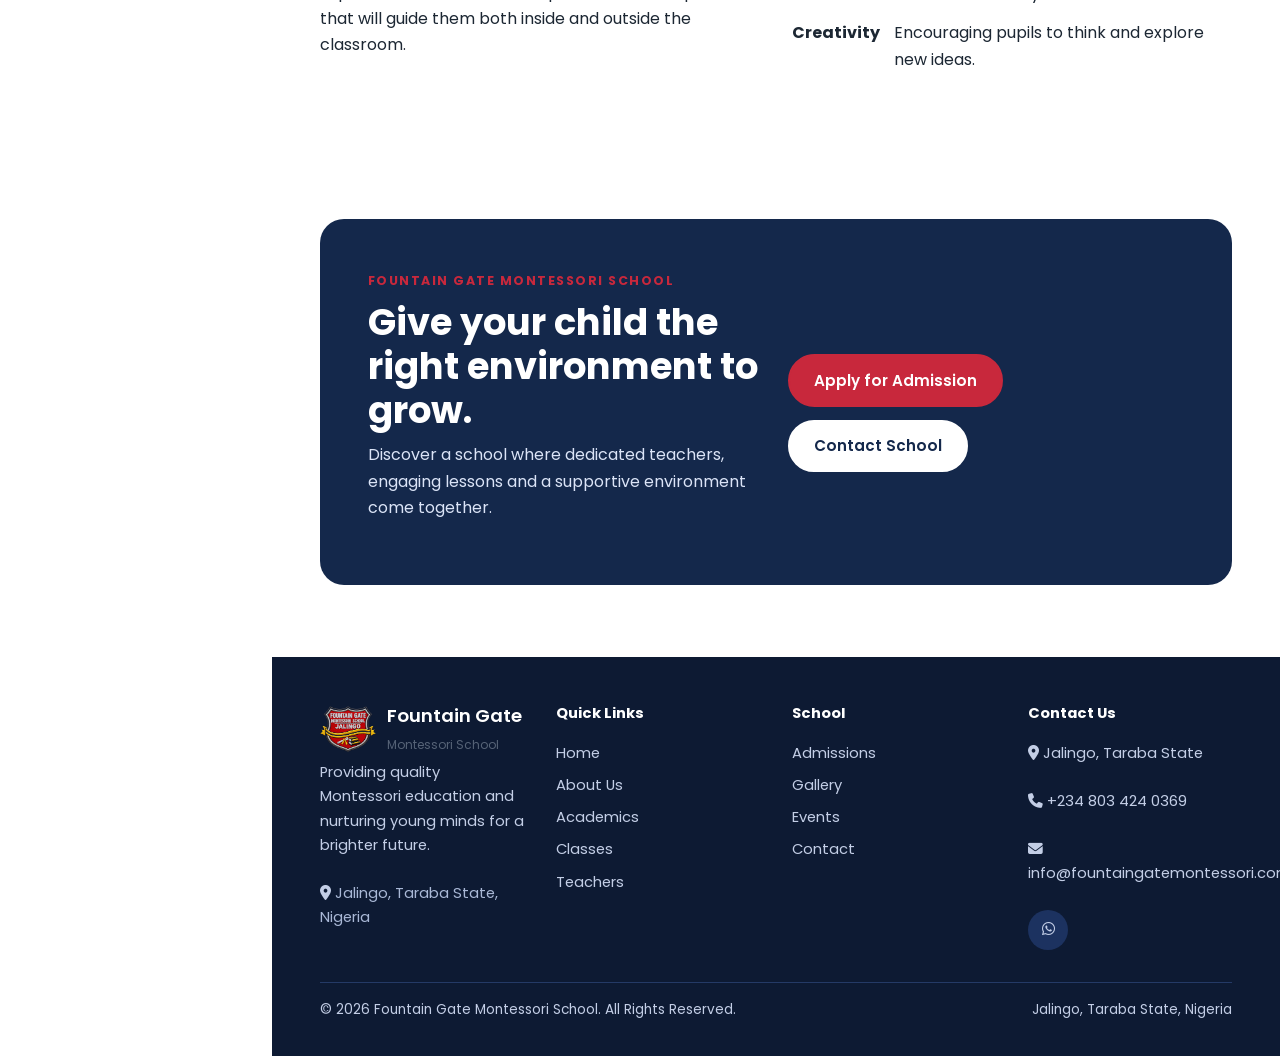
<file: teachers.html>
<!DOCTYPE html>
<html lang="en">
<head>
    <meta charset="UTF-8">
    <meta name="viewport" content="width=device-width, initial-scale=1.0">

    <title>Teachers | Fountain Gate Montessori School</title>

    <!-- MAIN CSS -->
    <!-- TEACHERS CSS -->
    <!-- FONT AWESOME -->
    <meta name="description" content="Teachers: Fountain Gate Montessori School, Jalingo, Taraba State, Nigeria.">
<link rel="stylesheet" href="css/style.css">
<link rel="stylesheet" href="https://cdnjs.cloudflare.com/ajax/libs/font-awesome/6.5.2/css/all.min.css">
<link href="https://fonts.googleapis.com/css2?family=Poppins:wght@400;500;600;700;800&display=swap" rel="stylesheet">
<link rel="icon" href="images/favicon.ico" sizes="any">
<link rel="icon" type="image/png" sizes="32x32" href="images/favicon-32.png">
<link rel="apple-touch-icon" href="images/apple-touch-icon.png">
<meta name="theme-color" content="#0d1a33">
</head>

<body>
<a class="skip" href="#main">Skip to main content</a>


<!-- =====================================================
     MOBILE HEADER
===================================================== -->

<header class="mobile-header">

    <div class="mobile-logo">

        <div class="logo-box"><img src="images/logo.png" alt="" width="54" height="45"></div>

        <div class="mobile-logo-text">
            <strong>Fountain Gate</strong>
            <span>Montessori School</span>
        </div>

    </div>

    <button type="button" class="menu-btn" id="menuBtn" aria-label="Open menu" aria-expanded="false" aria-controls="sidebar">
        <i class="fa-solid fa-bars"></i>
    </button>

</header>



<!-- =====================================================
     SIDEBAR
===================================================== -->

<aside class="sidebar" id="sidebar">

    <div class="sidebar-logo">

        <div class="sidebar-logo-icon"><img src="images/logo.png" alt="" width="54" height="45"></div>

        <div>
            <h2>Fountain Gate</h2>
            <span>Montessori School</span>
        </div>

    </div>


    <nav class="sidebar-nav">

        <p class="nav-title">MAIN MENU</p>

        <a href="index.html" class="nav-item">
            <span class="nav-icon">⌂</span>
            Home
        </a>

        <a href="about.html" class="nav-item">
            <span class="nav-icon">◉</span>
            <span>About Us</span>
        </a>

        <a href="academics.html" class="nav-item">
            <span class="nav-icon">▣</span>
            <span>Academics</span>
        </a>

        <a href="classes.html" class="nav-item">
            <span class="nav-icon">♙</span>
            <span>Classes</span>
        </a>

        <a href="admissions.html" class="nav-item">
            <span class="nav-icon">✎</span>
            <span>Admissions</span>
        </a>


        <p class="nav-title second-title">SCHOOL</p>

        <a href="teachers.html" class="nav-item active">
            <span class="nav-icon">♟</span>
            <span>Teachers</span>
        </a>

        <a href="gallery.html" class="nav-item">
            <span class="nav-icon">▧</span>
            <span>Gallery</span>
        </a>
<a href="news-events.html" class="nav-item"><span class="nav-icon">◈</span><span>News &amp; Events</span></a>

        
        <a href="contact.html" class="nav-item">
            <span class="nav-icon">☎</span>
            <span>Contact</span>
        </a>

    </nav>


    <div class="sidebar-bottom">

        <div class="location-box">

            <span class="location-icon">📍</span>

            <div>
                <strong>Our Location</strong>
                <small>Jalingo, Taraba State</small>
            </div>

        </div>

        <div class="sidebar-year">
            © 2026 Fountain Gate
        </div>

    </div>

</aside>


<!-- SIDEBAR OVERLAY -->

<div class="overlay" id="overlay"></div>



<!-- =====================================================
     MAIN CONTENT
===================================================== -->

<main class="main-content" id="main">


<!-- =====================================================
     TEACHERS HERO
===================================================== -->

<section class="teachers-hero">

    <div class="teachers-hero-content">

        <span>
            OUR TEACHING TEAM
        </span>

        <h1>
            Meet the people
            <strong>shaping young minds.</strong>
        </h1>

        <p>
            At Fountain Gate Montessori School, our teachers
            create a supportive, engaging and inspiring
            environment where every child is encouraged
            to learn, grow and discover their potential.
        </p>

        <div class="hero-buttons">

            <a href="#teachers" class="teacher-btn">
                Meet Our Teachers
            </a>

            <a href="contact.html" class="teacher-btn-outline">
                Contact Us
            </a>

        </div>

    </div>

</section>



<!-- =====================================================
     INTRODUCTION
===================================================== -->

<section class="teachers-intro">

    <div class="intro-container">

        <div class="intro-text">

            <span>
                OUR EDUCATORS
            </span>

            <h2>
                Teachers who care,
                inspire and guide.
            </h2>

            <p>
                Our teachers play an important role in the
                development of every child at Fountain Gate
                Montessori School.
            </p>

            <p>
                Beyond classroom lessons, our educators
                encourage curiosity, creativity, discipline,
                confidence and respect.
            </p>

            <p>
                We believe that children learn best when they
                feel safe, valued and understood.
            </p>

        </div>


        <div class="intro-card">

            <div class="intro-number">
                01
            </div>

            <h3>
                A Child-Centred Approach
            </h3>

            <p>
                Our teachers focus on the individual needs,
                abilities and learning styles of each child.
            </p>

        </div>

    </div>

</section>



<!-- =====================================================
     TEACHERS
===================================================== -->

<section class="teachers-section" id="teachers">

    <div class="section-heading">

        <span>
            OUR TEAM
        </span>

        <h2>
            Meet Our Teachers
        </h2>

        <p>
            Dedicated educators working together to provide
            quality Montessori education.
        </p>

    </div>


    <div class="teacher-grid">


        <!-- TEACHER 1 -->

        <article class="teacher-card">

            <div class="teacher-image">

                <div class="teacher-placeholder">
                    <i class="fa-solid fa-user"></i>
                </div>

                <span class="teacher-role">
                    HEAD TEACHER
                </span>

            </div>

            <div class="teacher-info">

                <span class="teacher-number">
                    01
                </span>

                <h3>
                    Head Teacher
                </h3>

                <p>
                    Our head teacher provides academic
                    leadership and helps ensure that the
                    school maintains a positive learning
                    environment.
                </p>

                <div class="teacher-tags">

                    <span>Leadership</span>
                    <span>Education</span>

                </div>

            </div>

        </article>


        <!-- TEACHER 2 -->

        <article class="teacher-card">

            <div class="teacher-image">

                <div class="teacher-placeholder">
                    <i class="fa-solid fa-user"></i>
                </div>

                <span class="teacher-role">
                    CLASS TEACHER
                </span>

            </div>

            <div class="teacher-info">

                <span class="teacher-number">
                    02
                </span>

                <h3>
                    Primary Class Teacher
                </h3>

                <p>
                    Our class teachers guide pupils through
                    daily lessons while supporting their
                    academic and personal development.
                </p>

                <div class="teacher-tags">

                    <span>Primary</span>
                    <span>Mentoring</span>

                </div>

            </div>

        </article>


        <!-- TEACHER 3 -->

        <article class="teacher-card">

            <div class="teacher-image">

                <div class="teacher-placeholder">
                    <i class="fa-solid fa-user"></i>
                </div>

                <span class="teacher-role">
                    MONTESSORI GUIDE
                </span>

            </div>

            <div class="teacher-info">

                <span class="teacher-number">
                    03
                </span>

                <h3>
                    Montessori Guide
                </h3>

                <p>
                    Our Montessori educators encourage
                    independence, exploration and hands-on
                    learning in the classroom.
                </p>

                <div class="teacher-tags">

                    <span>Montessori</span>
                    <span>Creativity</span>

                </div>

            </div>

        </article>


        <!-- TEACHER 4 -->

        <article class="teacher-card">

            <div class="teacher-image">

                <div class="teacher-placeholder">
                    <i class="fa-solid fa-user"></i>
                </div>

                <span class="teacher-role">
                    SUBJECT TEACHER
                </span>

            </div>

            <div class="teacher-info">

                <span class="teacher-number">
                    04
                </span>

                <h3>
                    Subject Teacher
                </h3>

                <p>
                    Our specialist teachers help pupils
                    develop strong foundations in important
                    academic subjects.
                </p>

                <div class="teacher-tags">

                    <span>Academics</span>
                    <span>Skills</span>

                </div>

            </div>

        </article>


        <!-- TEACHER 5 -->

        <article class="teacher-card">

            <div class="teacher-image">

                <div class="teacher-placeholder">
                    <i class="fa-solid fa-user"></i>
                </div>

                <span class="teacher-role">
                    EARLY YEARS
                </span>

            </div>

            <div class="teacher-info">

                <span class="teacher-number">
                    05
                </span>

                <h3>
                    Early Years Teacher
                </h3>

                <p>
                    Our early years teachers provide young
                    learners with a caring environment for
                    early development and discovery.
                </p>

                <div class="teacher-tags">

                    <span>Early Years</span>
                    <span>Care</span>

                </div>

            </div>

        </article>


        <!-- TEACHER 6 -->

        <article class="teacher-card">

            <div class="teacher-image">

                <div class="teacher-placeholder">
                    <i class="fa-solid fa-user"></i>
                </div>

                <span class="teacher-role">
                    ACTIVITIES
                </span>

            </div>

            <div class="teacher-info">

                <span class="teacher-number">
                    06
                </span>

                <h3>
                    Activities Teacher
                </h3>

                <p>
                    Our activity teachers encourage children
                    to explore creativity, teamwork, sports
                    and practical skills.
                </p>

                <div class="teacher-tags">

                    <span>Activities</span>
                    <span>Teamwork</span>

                </div>

            </div>

        </article>

    </div>

</section>



<!-- =====================================================
     TEACHING APPROACH
===================================================== -->

<section class="teaching-approach">

    <div class="section-heading dark-heading">

        <span>
            OUR APPROACH
        </span>

        <h2>
            How Our Teachers Teach
        </h2>

        <p>
            We combine structured learning with creativity,
            discovery and practical experiences.
        </p>

    </div>


    <div class="approach-grid">

        <div class="approach-card">

            <span>01</span>

            <h3>
                Encourage Curiosity
            </h3>

            <p>
                We encourage pupils to ask questions,
                investigate ideas and develop a genuine
                interest in learning.
            </p>

        </div>


        <div class="approach-card">

            <span>02</span>

            <h3>
                Build Confidence
            </h3>

            <p>
                Teachers create opportunities for pupils
                to participate, express themselves and
                believe in their abilities.
            </p>

        </div>


        <div class="approach-card">

            <span>03</span>

            <h3>
                Practical Learning
            </h3>

            <p>
                Lessons include activities that help pupils
                connect classroom knowledge with everyday
                experiences.
            </p>

        </div>


        <div class="approach-card">

            <span>04</span>

            <h3>
                Individual Support
            </h3>

            <p>
                Teachers pay attention to individual pupils
                and provide support where needed.
            </p>

        </div>

    </div>

</section>



<!-- =====================================================
     VALUES
===================================================== -->

<section class="teacher-values">

    <div class="values-container">

        <div class="values-text">

            <span>
                WHAT WE VALUE
            </span>

            <h2>
                More than teachers.
                We are role models.
            </h2>

            <p>
                We believe that a great teacher does more
                than explain lessons. Teachers help children
                develop values that will guide them both
                inside and outside the classroom.
            </p>

        </div>


        <div class="values-list">

            <div class="value-item">

                <strong>Respect</strong>

                <span>
                    Creating a classroom where every child
                    feels valued.
                </span>

            </div>


            <div class="value-item">

                <strong>Patience</strong>

                <span>
                    Giving children the time and support
                    they need to learn.
                </span>

            </div>


            <div class="value-item">

                <strong>Responsibility</strong>

                <span>
                    Helping pupils develop discipline and
                    accountability.
                </span>

            </div>


            <div class="value-item">

                <strong>Creativity</strong>

                <span>
                    Encouraging pupils to think and explore
                    new ideas.
                </span>

            </div>

        </div>

    </div>

</section>



<!-- =====================================================
     FINAL CTA
===================================================== -->

<section class="teachers-cta">

    <div class="teachers-cta-box">

        <div>

            <span>
                FOUNTAIN GATE MONTESSORI SCHOOL
            </span>

            <h2>
                Give your child the
                right environment to grow.
            </h2>

            <p>
                Discover a school where dedicated teachers,
                engaging lessons and a supportive environment
                come together.
            </p>

        </div>


        <div class="cta-buttons">

            <a href="admissions.html" class="cta-apply">
                Apply for Admission
            </a>

            <a href="contact.html" class="cta-contact">
                Contact School
            </a>

        </div>

    </div>

</section>



<!-- =====================================================
     FOOTER
===================================================== -->

<footer class="site-footer">

    <div class="footer-container">


        <!-- ABOUT -->

        <div class="footer-column footer-about">

            <div class="footer-logo">

                <div class="footer-logo-icon"><img src="images/logo.png" alt="" width="54" height="45"></div>

                <div>
                    <h3>
                        Fountain Gate
                    </h3>

                    <span>
                        Montessori School
                    </span>
                </div>

            </div>

            <p>
                Providing quality Montessori education
                and nurturing young minds for a brighter
                future.
            </p>

            <div class="footer-location">

                <i class="fa-solid fa-location-dot"></i>

                <span>
                    Jalingo, Taraba State, Nigeria
                </span>

            </div>

        </div>



        <!-- QUICK LINKS -->

        <div class="footer-column">

            <h4>
                Quick Links
            </h4>

            <a href="index.html">
                Home
            </a>

            <a href="about.html">
                About Us
            </a>

            <a href="academics.html">
                Academics
            </a>

            <a href="classes.html">
                Classes
            </a>

            <a href="teachers.html">
                Teachers
            </a>

        </div>



        <!-- SCHOOL -->

        <div class="footer-column">

            <h4>
                School
            </h4>

            <a href="admissions.html">
                Admissions
            </a>

            <a href="gallery.html">
                Gallery
            </a>

            <a href="news-events.html">
                Events
            </a>

            <a href="contact.html">
                Contact
            </a>

        </div>



        <!-- CONTACT -->

        <div class="footer-column footer-contact">

            <h4>
                Contact Us
            </h4>

            <p>
                <i class="fa-solid fa-location-dot"></i>
                Jalingo, Taraba State
            </p>

            <p>
                <i class="fa-solid fa-phone"></i>
                +234 803 424 0369
            </p>

            <p>
                <i class="fa-solid fa-envelope"></i>
                info@fountaingatemontessori.com
            </p>


            <div class="footer-socials">

                <a href="https://wa.me/2348034240369" target="_blank" rel="noopener" aria-label="Chat on WhatsApp">
                    <i class="fa-brands fa-whatsapp"></i>
                </a>

            </div>

        </div>

    </div>



    <!-- FOOTER BOTTOM -->

    <div class="footer-bottom">

        <p>
            © 2026 Fountain Gate Montessori School.
            All Rights Reserved.
        </p>

        <p>
            Jalingo, Taraba State, Nigeria
        </p>

    </div>

</footer>


</main>



<!-- =====================================================
     JAVASCRIPT
===================================================== -->

<script src="js/script.js"></script>
</body>
</html>
</file>
<file: css/style.css>
/* ============================================================
   FOUNTAIN GATE MONTESSORI SCHOOL: one stylesheet for all pages
   Change brand colors in :root. Everything else follows.
   ============================================================ */
:root{--navy:#14284b;--navy2:#0d1a33;--red:#c8283c;--soft:#f3f6fb;--line:#e1e7f0;--ink:#1c2733;--muted:#566377;--w:272px;--r:16px}
*{box-sizing:border-box}
html{scroll-behavior:smooth;scroll-padding-top:80px}
body{margin:0;font:400 1rem/1.65 Poppins,system-ui,sans-serif;color:var(--ink);background:#fff}
img{max-width:100%;display:block}
a{color:inherit}
h1,h2,h3,h4{line-height:1.2;margin:0 0 .6rem;color:var(--navy)}
h1{font-size:clamp(2rem,5vw,3.3rem);font-weight:800}
h2{font-size:clamp(1.5rem,3.5vw,2.3rem);font-weight:700}
h3{font-size:1.15rem;font-weight:600}
p{margin:0 0 1rem}
:focus-visible{outline:3px solid var(--red);outline-offset:2px}
.skip{position:absolute;left:-999px;top:0;z-index:300;background:var(--red);color:#fff;padding:.6rem 1rem}
.skip:focus{left:0}

/* ---------- mobile header, sidebar, overlay ---------- */
.mobile-header{position:sticky;top:0;z-index:60;display:flex;justify-content:space-between;align-items:center;padding:.6rem 1rem;background:#fff;border-bottom:1px solid var(--line)}
.mobile-logo,.sidebar-logo,.footer-logo{display:flex;gap:.7rem;align-items:center;line-height:1.25}
.mobile-logo span,.sidebar-logo span,.footer-logo span{display:block;font-size:.75rem;color:var(--muted)}
.logo-box,.sidebar-logo-icon,.footer-logo-icon,.footer-logo-box{display:grid;place-items:center;min-width:42px;height:42px;padding:0 .4rem;border-radius:12px;background:var(--red);color:#fff;font-weight:800;font-size:.85rem}
.sidebar{position:fixed;inset:0 auto 0 0;width:var(--w);max-width:85vw;background:var(--navy2);color:#d6deee;z-index:80;display:flex;flex-direction:column;transform:translateX(-100%);transition:transform .25s;overflow-y:auto}
.sidebar.open{transform:none}
.overlay{position:fixed;inset:0;background:rgba(0,0,0,.5);z-index:70;display:none}
.overlay.show{display:block}
.sidebar-logo{padding:1.3rem 1.2rem}
.sidebar-logo h2{color:#fff;font-size:1.1rem;margin:0}
.sidebar-logo span{color:#9fb0cf}
.sidebar-nav{padding:0 .8rem;flex:1}
.nav-title{font-size:.72rem;letter-spacing:.1em;text-transform:uppercase;color:#8ea0c4;margin:1rem .6rem .4rem;font-weight:600}
.nav-item{display:flex;align-items:center;gap:.8rem;padding:.7rem .8rem;border-radius:10px;text-decoration:none;color:#d6deee;font-weight:500}
.nav-item:hover{background:#1c3260}
.nav-item.active{background:var(--red);color:#fff}
.nav-icon{width:1.4rem;text-align:center}
.sidebar-bottom{padding:1rem 1.2rem;border-top:1px solid #243a66;font-size:.85rem}
.sidebar .location-box{display:flex;gap:.7rem;align-items:center}
.sidebar small,.sidebar-year{display:block;color:#a9b8d6}
@media(min-width:992px){.sidebar{transform:none}.mobile-header,.overlay{display:none!important}.main-content{margin-left:var(--w)}}

/* ---------- sections ---------- */
main>section{padding:clamp(2.5rem,6vw,4.5rem) clamp(1rem,4vw,3rem)}
.section{background:var(--soft)}
.white-section{background:#fff}
.section-heading{text-align:center;max-width:680px;margin:0 auto 2.2rem}
.section-heading p{color:var(--muted)}
.small-heading,.red-label,.section-heading>span,.footer-label,[class$="-text"]>span:first-child,[class$="-info"]>span:first-child,[class$="-content"]>span:first-child,[class$="-box"]>div>span:first-child{display:inline-block;color:var(--red);font:700 .78rem/1 Poppins,sans-serif;letter-spacing:.12em;margin-bottom:.8rem}
[class$="-container"],.about-grid{max-width:1100px;margin:0 auto;display:grid;grid-template-columns:repeat(auto-fit,minmax(300px,1fr));gap:2rem;align-items:center}
.card-grid,[class$="-grid"]:not(.about-grid){display:grid;gap:1.2rem;grid-template-columns:repeat(auto-fit,minmax(240px,1fr));max-width:1100px;margin:0 auto}
[class$="-list"]{display:grid;gap:.8rem;max-width:1100px;margin:0 auto}
ul[class$="-list"]{list-style:none;padding:0}
.about-image img{border-radius:var(--r);width:100%;aspect-ratio:4/3;object-fit:cover}

/* ---------- heroes ---------- */
section[class$="-hero"]{background:linear-gradient(135deg,var(--navy2),var(--navy) 60%,#27437a);color:#e9eefb;padding:clamp(3rem,8vw,6rem) clamp(1rem,4vw,3rem)}
section[class$="-hero"]>div{max-width:1100px;margin:auto}
section[class$="-hero"] h1{color:#fff}
section[class$="-hero"] strong{color:#ff9aa7}
section[class$="-hero"] p{max-width:60ch;color:#d3ddf2}
.hero{background:linear-gradient(135deg,#eaf0fa,#fff)}
.hero-content{max-width:1100px;margin:auto;display:grid;grid-template-columns:repeat(auto-fit,minmax(300px,1fr));gap:2.5rem;align-items:center}
.hero h1 span{display:block;color:var(--red)}
.hero-buttons,.hero-details,.cta-buttons,.application-actions,.quick-actions,.gallery-actions,.news-actions{display:flex;flex-wrap:wrap;gap:.8rem;margin-top:1.4rem}
.hero-details{color:var(--muted);font-size:.92rem;gap:1.4rem}
.hero-image{position:relative}
.hero-image img{border-radius:24px;width:100%;aspect-ratio:4/3;object-fit:cover}
.hero-floating-card{position:absolute;left:1rem;bottom:-1rem;display:flex;gap:.7rem;align-items:center;background:#fff;padding:.8rem 1.1rem;border:0;border-radius:14px;box-shadow:0 10px 30px rgba(20,40,75,.18)}
.hero-floating-card small{display:block;color:var(--muted)}
.star{color:var(--red);font-size:1.5rem}

/* ---------- buttons ---------- */
[class*="btn"],[class$="button"],.cta-apply,.cta-contact,.quick-phone,.quick-email{display:inline-flex;align-items:center;justify-content:center;gap:.5rem;padding:.8rem 1.5rem;border-radius:999px;border:2px solid var(--red);background:var(--red);color:#fff;font:600 .95rem Poppins,sans-serif;text-decoration:none;cursor:pointer;transition:transform .15s,background .15s}
[class*="btn"]:hover,[class$="button"]:hover,.quick-phone:hover,.quick-email:hover{transform:translateY(-2px);background:#a91f31}
.quick-phone:hover,.quick-email:hover{color:#fff}
[class*="outline"]{background:transparent;color:var(--navy);border-color:var(--navy)}
[class*="outline"]:hover{background:var(--navy);color:#fff}
.white-btn,.phone-button,.quick-phone,.quick-email,.cta-contact{background:#fff;color:var(--navy);border-color:#fff}
.menu-btn{width:44px;height:44px;padding:0;font-size:1.3rem;background:#fff;color:var(--navy);border:1px solid var(--line);border-radius:10px}
.menu-btn:hover{background:var(--soft);transform:none}
.map-btn{margin-top:1rem}

/* ---------- cards ---------- */
.info-card,[class$="-card"]{background:#fff;border:1px solid var(--line);border-radius:var(--r);padding:1.5rem;box-shadow:0 6px 20px rgba(20,40,75,.06)}
.news-card,.teacher-card{padding:0;overflow:hidden}
.news-content,.teacher-info{padding:1.3rem}
.news-image img,.teacher-image img{width:100%;height:210px;object-fit:cover}
.teacher-image{background:var(--soft);min-height:120px}
.teacher-role,.news-category{display:inline-block;color:var(--red);font-weight:600;font-size:.85rem}
.teacher-tags{display:flex;flex-wrap:wrap;gap:.4rem}
.teacher-tags span{background:#eef3fb;padding:.2rem .7rem;border-radius:99px;font-size:.78rem}
.card-icon,[class$="-number"],.learning-icon,.requirement-icon,.event-icon{display:inline-grid;place-items:center;min-width:44px;height:44px;padding:0 .5rem;border-radius:12px;background:#fdeaed;color:var(--red);font-weight:700;margin-bottom:.8rem}
.stat-number,.anniversary-number{display:block;background:none;height:auto;padding:0;font-size:2.2rem;font-weight:800}
.requirement-item,.value-item{display:flex;gap:.9rem;align-items:flex-start}
.event-card{display:grid;grid-template-columns:90px 1fr;gap:1.2rem;align-items:center}
.event-date{background:var(--navy);color:#fff;border-radius:14px;text-align:center;padding:.7rem}
.event-date strong{display:block;font-size:1.6rem;line-height:1.1}
.event-date span{font-size:.7rem;letter-spacing:.08em}
.events-list{max-width:900px}

/* ---------- gallery ---------- */
.gallery-container{display:grid;grid-template-columns:repeat(auto-fill,minmax(250px,1fr));grid-auto-rows:240px;gap:1rem}
.gallery-item{position:relative;overflow:hidden;border-radius:var(--r);background:var(--soft);cursor:zoom-in}
.gallery-item.large{grid-column:span 2}
@media(max-width:600px){.gallery-item.large{grid-column:auto}}
.gallery-item img{width:100%;height:100%;object-fit:cover;transition:transform .4s}
.gallery-item:hover img{transform:scale(1.05)}
.gallery-overlay{position:absolute;inset:auto 0 0 0;padding:1rem;color:#fff;background:linear-gradient(transparent,rgba(8,16,36,.88))}
.gallery-overlay h3{color:#fff;margin:0}
.gallery-overlay p{margin:0;font-size:.85rem}
.gallery-overlay span{font-size:.75rem;opacity:.85}
.img-missing{display:grid;place-items:center;width:100%;height:100%;min-height:200px;background:linear-gradient(135deg,#dfe8f7,#f3f6fb);color:var(--muted);font-size:.85rem;text-align:center;padding:1rem;border-radius:inherit}
.lightbox{position:fixed;inset:0;background:rgba(5,10,25,.93);display:none;place-items:center;z-index:300;padding:1rem}
.lightbox.show{display:grid}
.lightbox img{max-height:85vh;max-width:95vw;border-radius:12px}
.lightbox button{position:absolute;top:1rem;right:1rem;width:44px;height:44px;border-radius:50%;border:0;background:#fff;color:var(--navy);font-size:1.6rem;cursor:pointer}
.life-points{display:grid;grid-template-columns:repeat(2,1fr);gap:1rem}
.life-points>div{background:rgba(255,255,255,.1);padding:1rem;border-radius:12px}
.life-points strong{display:block;color:#ff9aa7}

/* ---------- dark call-to-action boxes ---------- */
[class$="cta-box"],.application-box,.quick-contact-container,.school-life-container{background:var(--navy);color:#dbe4f7;border-radius:24px;padding:clamp(1.5rem,4vw,3rem)}
[class$="cta-box"],.application-box{max-width:1100px;margin:0 auto;display:grid;grid-template-columns:repeat(auto-fit,minmax(280px,1fr));gap:1.5rem;align-items:center}
[class$="cta-box"] h2,.application-box h2,.quick-contact-container h2,.school-life-container h2{color:#fff}
[class$="cta-box"] span:first-child,.application-box span:first-child,.quick-contact-container span:first-child,.school-life-container span:first-child{color:#ff9aa7}
[class$="cta-box"] [class*="outline"],.application-box [class*="outline"],section[class$="-hero"] [class*="outline"]{color:#fff;border-color:#fff}
[class$="cta-box"] [class*="outline"]:hover,section[class$="-hero"] [class*="outline"]:hover{background:#fff;color:var(--navy)}
section[class$="-hero"] span:first-child{color:#ff9aa7}

/* ---------- contact & forms ---------- */
.contact-form{display:grid;gap:1rem}
.form-row{display:grid;grid-template-columns:repeat(auto-fit,minmax(220px,1fr));gap:1rem}
.form-group label{display:block;font-weight:600;margin-bottom:.3rem;font-size:.92rem}
input,select,textarea{width:100%;font:inherit;padding:.75rem .9rem;border:2px solid var(--line);border-radius:12px;background:#fff;color:var(--ink)}
input:focus,select:focus,textarea:focus{border-color:var(--navy);outline:3px solid rgba(200,40,60,.25);outline-offset:0}
.form-group.invalid input,.form-group.invalid select,.form-group.invalid textarea{border-color:#b3261e}
.err{color:#b3261e;font-size:.85rem;margin:.25rem 0 0}
.req{color:#b3261e}
.form-status{padding:.9rem 1rem;border-radius:12px;font-weight:500}
.form-status[hidden]{display:none}
.form-status.ok{background:#e3f5e8;color:#12401f}
.form-status.bad{background:#fbe3e1;color:#6b1410}
.form-status.info{background:#e6eefb;color:#14284b}
.location-box-large{background:var(--soft);border-radius:var(--r);padding:1.5rem}
.location-details>div{display:flex;gap:.9rem;margin-bottom:1rem}
.location-details i{color:var(--red);margin-top:.35rem}
.location-details p{margin:0;overflow-wrap:anywhere}
.location-placeholder{display:grid;place-items:center;gap:.4rem;min-height:130px;background:#dfe8f7;border-radius:12px;color:var(--navy);font-weight:600}

/* ---------- footers ---------- */
footer{background:var(--navy2);color:#c3cee6;padding:3rem clamp(1rem,4vw,3rem) 1.2rem;font-size:.92rem}
footer h2,footer h3,footer h4{color:#fff}
footer a{text-decoration:none;color:#c3cee6}
footer a:hover{color:#fff;text-decoration:underline}
footer span{color:#a9b8d6}
.footer-container,.footer-inner{align-items:start}
.footer-container{grid-template-columns:repeat(auto-fit,minmax(200px,1fr))}
.footer-column{display:flex;flex-direction:column;gap:.5rem}
.footer-socials{display:flex;gap:.6rem}
.footer-socials a{display:grid;place-items:center;width:40px;height:40px;border-radius:50%;background:#1c3260}
.footer-bottom,.copyright{max-width:1100px;margin:2rem auto 0;padding-top:1rem;border-top:1px solid #243a66;display:flex;flex-wrap:wrap;justify-content:space-between;gap:.5rem;font-size:.85rem}
@media(prefers-reduced-motion:reduce){*{transition:none!important;scroll-behavior:auto!important}}

/* school logo badge */
.logo-box,.sidebar-logo-icon,.footer-logo-icon{background:none;padding:0;min-width:0;width:auto;height:auto;overflow:visible}
.logo-box img,.sidebar-logo-icon img,.footer-logo-icon img{display:block;height:46px;width:auto}

.class-age{color:var(--red);font-weight:600;font-size:.85rem;margin:-.2rem 0 .6rem}

/* admissions: checklist and FAQ */
.documents-section{background:#fff}
.faq-section{background:var(--soft)}
.check-list{margin:.4rem 0 0;padding:0;list-style:none;display:grid;gap:.6rem}
.check-list li{position:relative;padding-left:1.7rem}
.check-list li::before{content:"\2713";position:absolute;left:0;top:0;color:var(--red);font-weight:800}
.school-btn,.school-btn-outline{display:inline-flex;align-items:center;justify-content:center;padding:.7rem 1.3rem;border-radius:999px;border:2px solid var(--red);background:var(--red);color:#fff;font:600 .9rem Poppins,sans-serif;text-decoration:none}
.school-btn-outline{background:transparent;color:var(--navy);border-color:var(--navy)}
.school-btn:hover{background:#a91f31}
.school-btn-outline:hover{background:var(--navy);color:#fff}
.faq-list{max-width:820px}
.faq-list details{background:#fff;border:1px solid var(--line);border-radius:var(--r);padding:0 1.3rem}
.faq-list summary{cursor:pointer;padding:1.1rem 0;font-weight:600;color:var(--navy);list-style:none;display:flex;justify-content:space-between;gap:1rem}
.faq-list summary::-webkit-details-marker{display:none}
.faq-list summary::after{content:"+";color:var(--red);font-size:1.4rem;line-height:1}
.faq-list details[open] summary::after{content:"\2212"}
.faq-list details p{color:var(--muted);margin:0 0 1.1rem}

/* gallery: 2 x 2 layout for four photos */
.gallery-container{grid-template-columns:repeat(auto-fit,minmax(min(100%,460px),1fr));grid-auto-rows:300px}
.gallery-item.large{grid-column:auto}
.gallery-item img{object-position:center 30%}
</file>
